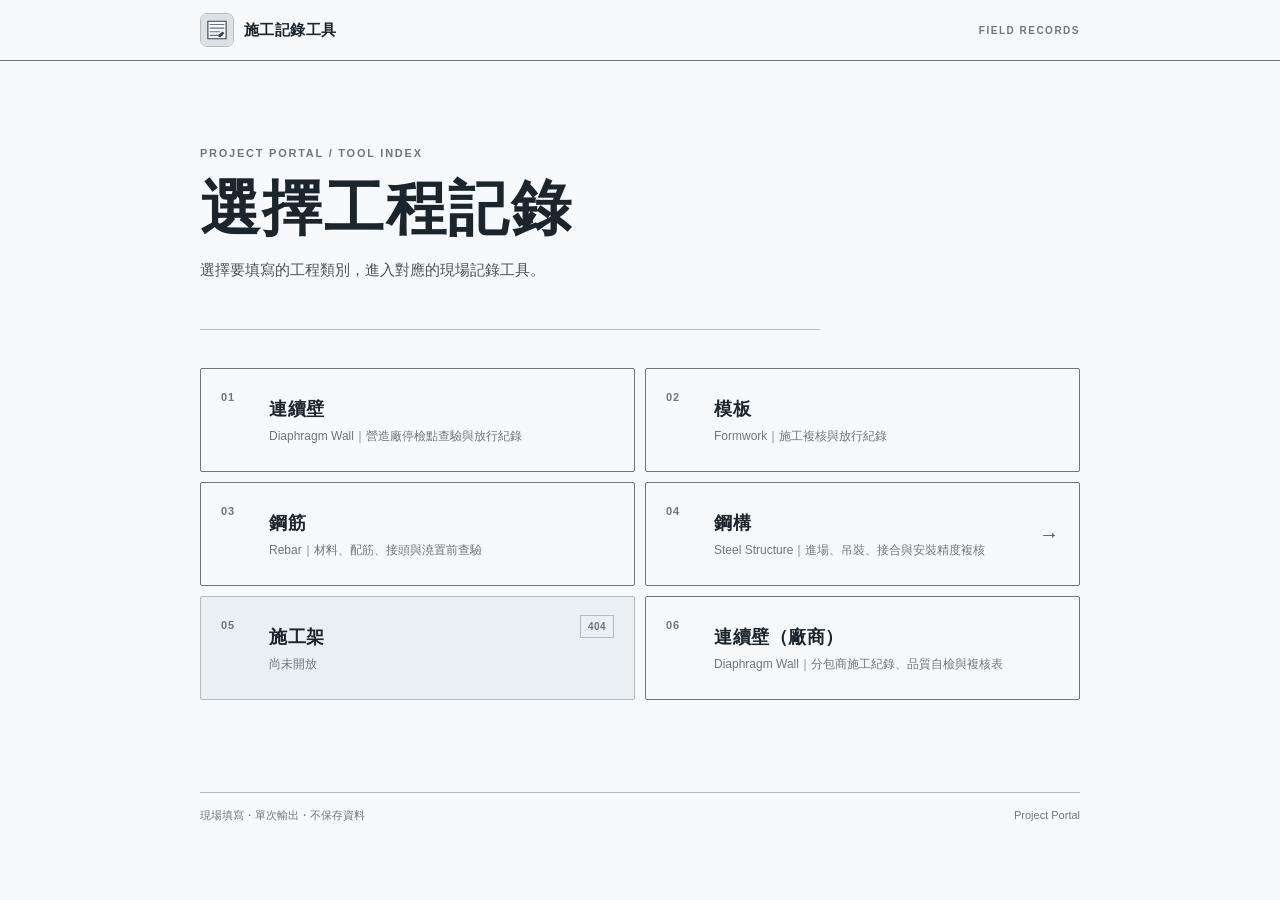
<file: index.html>
<!doctype html>
<html lang="zh-Hant-TW">
  <head>
    <meta charset="UTF-8" />
    <meta name="viewport" content="width=device-width, initial-scale=1, viewport-fit=cover" />
    <meta name="description" content="施工管理記錄工具入口" />
    <meta name="referrer" content="no-referrer" />
    <meta http-equiv="Content-Security-Policy" content="default-src 'self'; base-uri 'self'; form-action 'self'; object-src 'none'; script-src 'self'; style-src 'self'; img-src 'self' data:; connect-src 'self'; worker-src 'self'" />
    <meta name="theme-color" content="#eef0f2" />
    <meta name="apple-mobile-web-app-capable" content="yes" />
    <meta name="apple-mobile-web-app-status-bar-style" content="default" />
    <meta name="apple-mobile-web-app-title" content="施工記錄工具" />
    <link rel="icon" href="./icon.svg" type="image/svg+xml" />
    <link rel="manifest" href="./manifest.webmanifest" />
    <link rel="stylesheet" href="./portal.css?v=30" />
    <title>施工記錄工具｜Project Portal</title>
  </head>
  <body>
    <a class="skip-link" href="#tool-index">跳至工程工具</a>

    <header class="portal-header">
      <div class="portal-header-inner">
        <a class="brand" href="./" aria-label="回到施工記錄工具入口">
          <img src="./icon.svg" alt="" width="34" height="34" />
          <span>施工記錄工具</span>
        </a>
        <span class="header-tag">FIELD RECORDS</span>
      </div>
    </header>

    <main class="portal-shell" id="tool-index">
      <section class="portal-intro" aria-labelledby="portal-title">
        <p class="eyebrow">PROJECT PORTAL / TOOL INDEX</p>
        <h1 id="portal-title">選擇工程記錄</h1>
        <p class="intro-copy">選擇要填寫的工程類別，進入對應的現場記錄工具。</p>
      </section>

      <section class="tool-index" aria-label="工程記錄工具">
        <a class="tool-card tool-card-active" href="./diaphragm-wall-gc.html">
          <span class="tool-index-no">01</span>
          <span class="tool-card-copy">
            <strong>連續壁</strong>
            <small>Diaphragm Wall｜營造廠停檢點查驗與放行紀錄</small>
          </span>
        </a>

        <a class="tool-card tool-card-active" href="./template.html" aria-label="開啟模板工程施工複核">
          <span class="tool-index-no">02</span>
          <span class="tool-card-copy">
            <strong>模板</strong>
            <small>Formwork｜施工複核與放行紀錄</small>
          </span>
        </a>

        <a class="tool-card tool-card-active" href="./rebar.html" aria-label="開啟鋼筋工程查驗">
          <span class="tool-index-no">03</span>
          <span class="tool-card-copy">
            <strong>鋼筋</strong>
            <small>Rebar｜材料、配筋、接頭與澆置前查驗</small>
          </span>
        </a>

        <a class="tool-card tool-card-active" href="./steel-structure.html" aria-label="開啟鋼構施工複核">
          <span class="tool-index-no">04</span>
          <span class="tool-card-copy">
            <strong>鋼構</strong>
            <small>Steel Structure｜進場、吊裝、接合與安裝精度複核</small>
          </span>
          <span class="tool-card-arrow" aria-hidden="true">→</span>
        </a>

        <a class="tool-card tool-card-coming" href="./scaffold.html" aria-label="施工架，尚未開放">
          <span class="tool-index-no">05</span>
          <span class="tool-card-copy">
            <strong>施工架</strong>
            <small>尚未開放</small>
          </span>
          <span class="tool-status">404</span>
        </a>

        <a class="tool-card tool-card-active" href="./diaphragm-wall.html" aria-label="開啟連續壁廠商版施工紀錄">
          <span class="tool-index-no">06</span>
          <span class="tool-card-copy">
            <strong>連續壁（廠商）</strong>
            <small>Diaphragm Wall｜分包商施工紀錄、品質自檢與複核表</small>
          </span>
        </a>
      </section>

      <footer class="portal-footer">
        <span>現場填寫・單次輸出・不保存資料</span>
        <span>Project Portal</span>
      </footer>
    </main>
  </body>
</html>
</file>
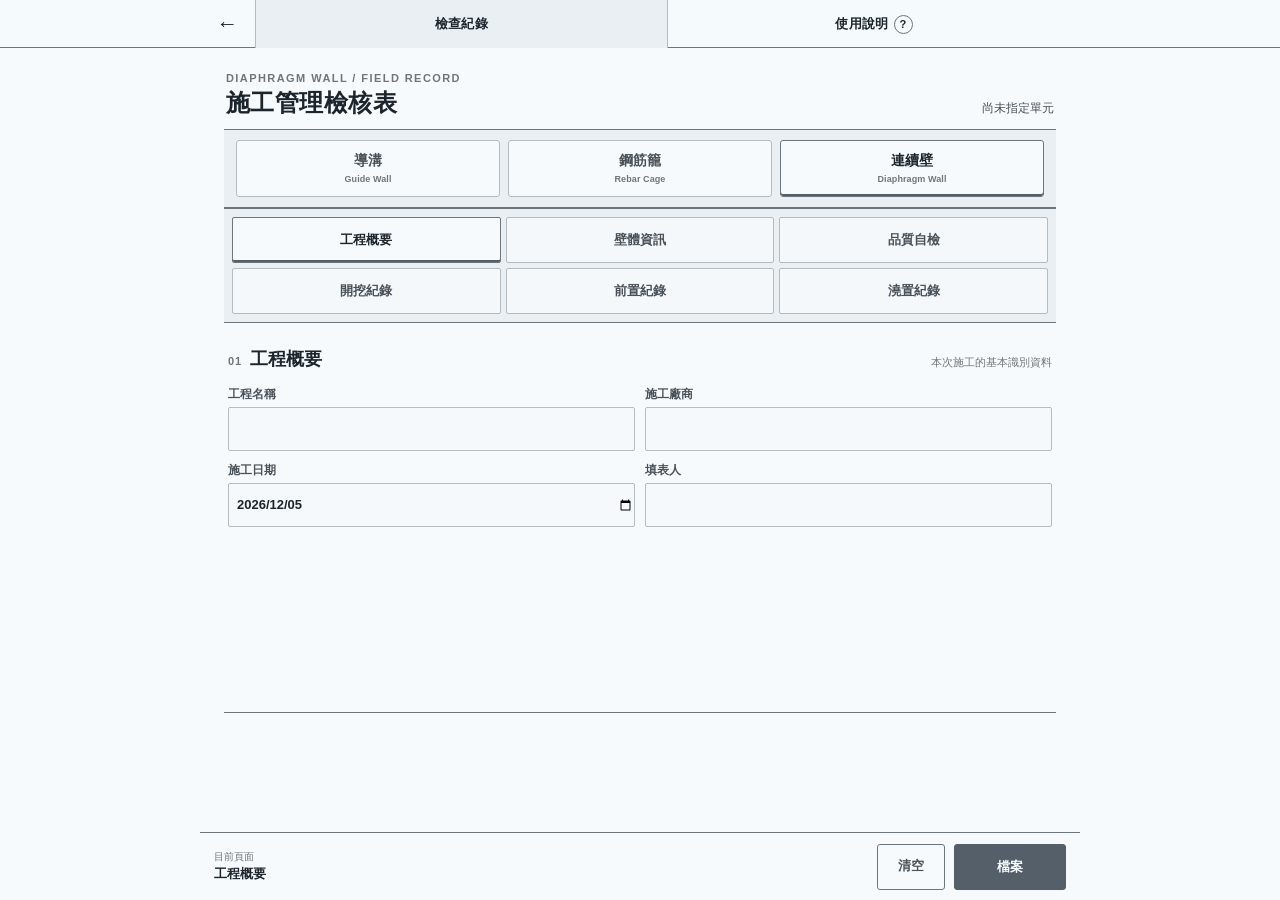
<file: checklists.html>
<!doctype html>
<html lang="zh-Hant-TW">
  <head>
    <meta charset="UTF-8" />
    <meta name="viewport" content="width=device-width, initial-scale=1" />
    <meta name="referrer" content="no-referrer" />
    <meta http-equiv="Content-Security-Policy" content="default-src 'self'; base-uri 'self'; form-action 'self'; object-src 'none'; script-src 'self'" />
    <meta http-equiv="refresh" content="0; url=./diaphragm-wall.html" />
    <title>連續壁施工紀錄｜Project Portal</title>
  </head>
  <body>
    <p><a href="./diaphragm-wall.html">開啟整合式施工紀錄工具</a></p>
  </body>
</html>
</file>
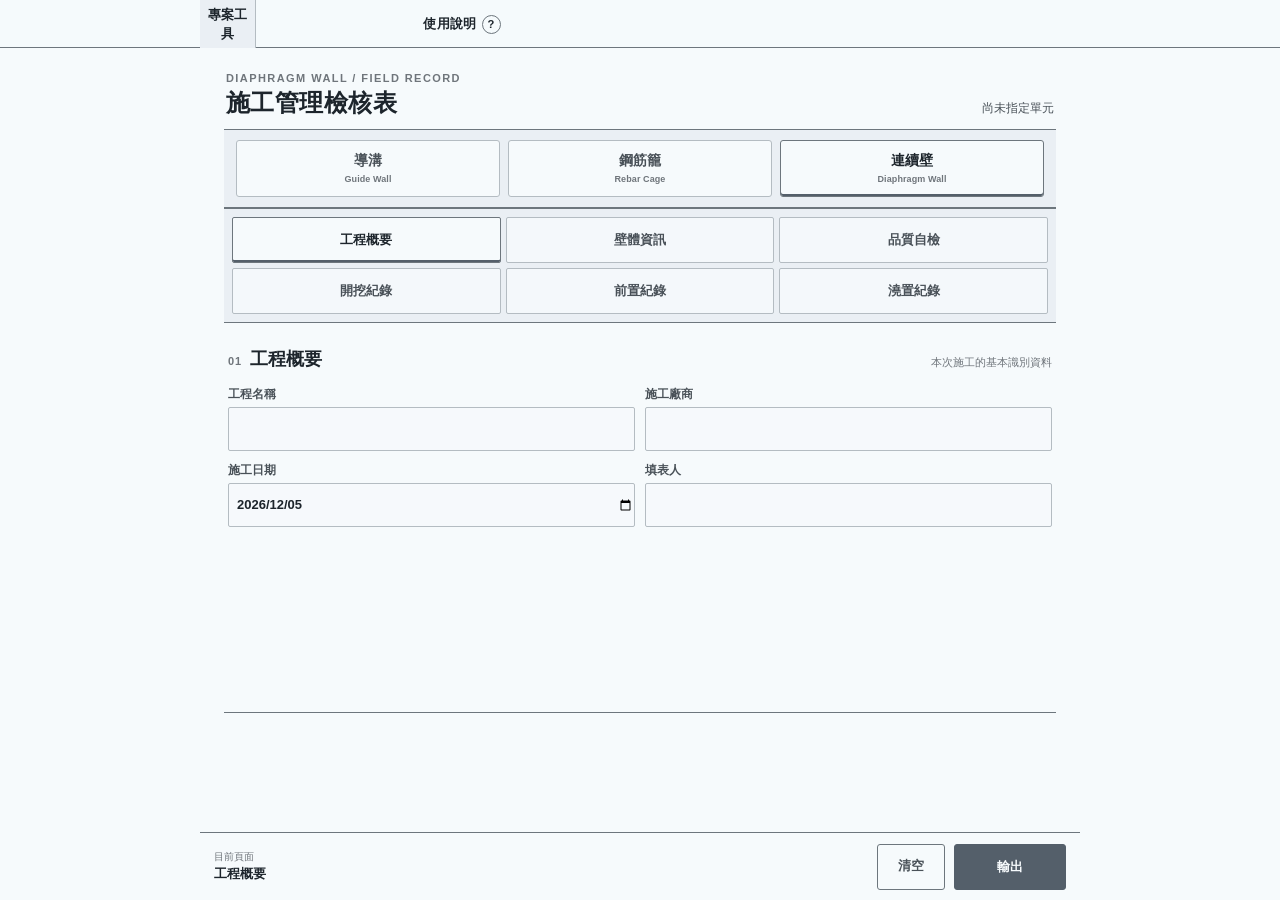
<file: continuous-wall.html>
<!doctype html>
<html lang="zh-Hant-TW">
  <head>
    <meta charset="UTF-8" />
    <meta name="viewport" content="width=device-width, initial-scale=1, viewport-fit=cover" />
    <meta name="description" content="Field construction record PDF tool" />
    <meta name="referrer" content="no-referrer" />
    <meta http-equiv="Content-Security-Policy" content="default-src 'self'; base-uri 'self'; form-action 'self'; object-src 'none'; script-src 'self'; style-src 'self'; img-src 'self' data:; connect-src 'self'; worker-src 'self'" />
    <meta name="theme-color" content="#eceff1" />
    <meta name="apple-mobile-web-app-capable" content="yes" />
    <meta name="apple-mobile-web-app-status-bar-style" content="default" />
    <meta name="apple-mobile-web-app-title" content="施工紀錄" />
    <link rel="icon" href="./icon.svg" type="image/svg+xml" />
    <link rel="manifest" href="./manifest.webmanifest" />
    <link rel="stylesheet" href="./app.css" />
    <title>連續壁施工紀錄｜Project Portal</title>
  </head>
  <body data-active-tab="overview" data-print-scope="none">
    <a class="skip-link" href="#project-tool">跳至專案工具</a>

    <header class="app-header">
      <nav class="header-nav" aria-label="主要功能">
        <button class="header-action" id="project-tool-button" type="button" aria-current="page" aria-controls="record-switcher">
          專案工具
        </button>
        <button class="header-action help-action" id="help-button" type="button">
          使用說明 <span aria-hidden="true">?</span>
        </button>
      </nav>
    </header>

    <main class="app-shell" id="project-tool">
      <div class="tool-title">
        <div>
          <p>DIAPHRAGM WALL / FIELD RECORD</p>
          <h1>施工管理檢核表</h1>
        </div>
        <span id="record-identity">尚未指定單元</span>
      </div>

      <nav class="record-switcher" id="record-switcher" aria-label="施工紀錄類型">
        <button type="button" data-select-tool="trench"><strong>導溝</strong><small>Guide Wall</small></button>
        <button type="button" data-select-tool="cage"><strong>鋼筋籠</strong><small>Rebar Cage</small></button>
        <button type="button" data-select-tool="unit" aria-current="page"><strong>連續壁</strong><small>Diaphragm Wall</small></button>
      </nav>

      <section class="tool-view" id="tool-unit" data-tool-view="unit">
      <nav class="tab-navigation" aria-label="施工紀錄分頁">
        <div class="tab-row tab-row-three" role="tablist" aria-label="基本資料">
          <button id="tab-overview" role="tab" type="button" data-tab="overview" aria-controls="panel-overview" aria-selected="true" tabindex="0">工程概要</button>
          <button id="tab-wall" role="tab" type="button" data-tab="wall" aria-controls="panel-wall" aria-selected="false" tabindex="-1">壁體資訊</button>
          <button id="tab-quality" role="tab" type="button" data-tab="quality" aria-controls="panel-quality" aria-selected="false" tabindex="-1">品質自檢</button>
        </div>
        <div class="tab-row tab-row-three" role="tablist" aria-label="施工紀錄">
          <button id="tab-excavation" role="tab" type="button" data-tab="excavation" aria-controls="panel-excavation" aria-selected="false" tabindex="-1">開挖紀錄</button>
          <button id="tab-prework" role="tab" type="button" data-tab="prework" aria-controls="panel-prework" aria-selected="false" tabindex="-1">前置紀錄</button>
          <button id="tab-pouring" role="tab" type="button" data-tab="pouring" aria-controls="panel-pouring" aria-selected="false" tabindex="-1">澆置紀錄</button>
        </div>
      </nav>

      <section class="panel-frame">
        <section class="tab-panel" id="panel-overview" role="tabpanel" aria-labelledby="tab-overview">
          <div class="panel-heading">
            <div><span>01</span><h2>工程概要</h2></div>
            <p>本次施工的基本識別資料</p>
          </div>
          <div class="form-grid overview-grid">
            <label class="field span-two"><span>工程名稱</span><input type="text" data-bind="overview.project" autocomplete="organization" /></label>
            <label class="field span-two"><span>施工廠商</span><input type="text" data-bind="overview.contractor" autocomplete="organization" /></label>
            <label class="field span-two"><span>施工日期</span><span class="native-field-wrap"><input type="date" data-bind="overview.date" /><span class="native-field-display" aria-hidden="true"></span></span></label>
            <label class="field span-two"><span>填表人</span><input type="text" data-bind="overview.reviewer" autocomplete="name" /></label>
          </div>
        </section>

        <section class="tab-panel" id="panel-wall" role="tabpanel" aria-labelledby="tab-wall" hidden>
          <div class="panel-heading">
            <div><span>02</span><h2>壁體資訊</h2></div>
            <p>設計基準與完工數量</p>
          </div>
          <div class="form-grid wall-grid">
            <fieldset class="unit-type span-two">
              <legend>單元類型</legend>
              <label><input type="radio" name="unit-type" value="公單元" data-bind="wall.unitType" /><span>公單元</span></label>
              <label><input type="radio" name="unit-type" value="母單元" data-bind="wall.unitType" /><span>母單元</span></label>
              <label><input type="radio" name="unit-type" value="公母單元" data-bind="wall.unitType" /><span>公母單元</span></label>
            </fieldset>
            <label class="field span-two"><span>樁／壁編號</span><input type="text" data-bind="wall.unitNo" placeholder="例如：單元 21" /></label>
            <label class="field"><span>設計深度（GL, m）</span><input type="number" step="0.01" inputmode="decimal" data-bind="wall.designDepth" placeholder="例如：-39.5" /></label>
            <label class="field"><span>混凝土強度（kgf/cm2）</span><input type="text" data-bind="wall.strength" placeholder="例如：350" /></label>
            <label class="field"><span>壁厚（m）</span><input type="number" min="0" step="0.01" inputmode="decimal" data-bind="wall.thickness" /></label>
            <label class="field"><span>單元長度（m）</span><input type="number" min="0" step="0.01" inputmode="decimal" data-bind="wall.length" /></label>
            <label class="field"><span>澆置頂端高程（GL, m）</span><input type="number" step="0.01" inputmode="decimal" data-bind="wall.topElevation" placeholder="例如：-0.50" /></label>
            <label class="field"><span>實際數量（m³）</span><input type="number" min="0" step="0.01" inputmode="decimal" data-bind="wall.actualVolume" /></label>
            <label class="field calculated-field"><span>設計澆置高度（m）<em>自動</em></span><input id="design-height-value" type="number" min="0" step="0.01" inputmode="decimal" readonly /></label>
            <label class="field calculated-field"><span>設計數量（m³）<em>自動</em></span><input type="number" min="0" step="0.01" inputmode="decimal" data-bind="wall.designVolume" readonly /></label>
          </div>
        </section>

        <section class="tab-panel quality-panel" id="panel-quality" role="tabpanel" aria-labelledby="tab-quality" hidden>
          <div class="panel-heading">
            <div><span>03</span><h2>品質自檢</h2></div>
            <p>只填寫其他分頁未涵蓋的品質確認項目</p>
          </div>
          <p class="quality-context-note">工程名稱、單元編號、設計資料、開挖／前置／澆置紀錄均沿用其他分頁內容，輸出時會自動帶入。</p>
          <section class="quality-standard-panel" aria-labelledby="quality-standard-heading">
            <div class="quality-standard-heading"><div><span>STANDARD</span><h3 id="quality-standard-heading">本公司標準值</h3></div><p>預設值可直接使用；如核定施工計畫不同，請由下拉選單調整。</p></div>
            <div class="quality-standard-list" id="quality-standard-list"></div>
            <p class="quality-standard-note" id="quality-standard-note"></p>
          </section>
          <dl class="check-progress" aria-live="polite">
            <div><dt>已完成自檢</dt><dd id="quality-progress">0 / 18</dd></div>
            <div><dt>尚待確認</dt><dd id="quality-pending">18</dd></div>
          </dl>
          <div class="quality-check-list" id="quality-check-list"></div>
          <label class="field note-field quality-note-field"><span>缺失及改善結果</span><textarea data-quality-bind="note" rows="4" placeholder="填寫缺失內容、改善方式與追蹤結果"></textarea></label>
        </section>

        <section class="tab-panel" id="panel-excavation" role="tabpanel" aria-labelledby="tab-excavation" hidden>
          <div class="panel-heading">
            <div><span>04</span><h2>開挖紀錄</h2></div>
            <p>出土次數與深度確認</p>
          </div>
          <dl class="control-board excavation-board">
            <div><dt>出土次數</dt><dd id="soil-count">0 <small>次</small></dd></div>
            <div><dt>深度確認</dt><dd id="depth-count">0 <small>次</small></dd></div>
            <div><dt>最新深度</dt><dd id="latest-depth">— <small>m</small></dd></div>
            <div id="depth-difference-cell"><dt>設計差異</dt><dd id="depth-difference">— <small>m</small></dd></div>
          </dl>

          <section class="record-section" aria-labelledby="soil-heading">
            <div class="record-heading"><div><span>A</span><h3 id="soil-heading">出土紀錄</h3></div><button class="add-button" id="add-soil" type="button" aria-label="新增出土紀錄"><span aria-hidden="true">＋</span> 新增</button></div>
            <div class="record-list" id="soil-list"></div>
          </section>

          <section class="record-section" aria-labelledby="depth-heading">
            <div class="record-heading"><div><span>B</span><h3 id="depth-heading">深度確認</h3></div><button class="add-button" id="add-depth" type="button" aria-label="新增深度確認"><span aria-hidden="true">＋</span> 新增</button></div>
            <div class="record-list" id="depth-list"></div>
          </section>
        </section>

        <section class="tab-panel" id="panel-prework" role="tabpanel" aria-labelledby="tab-prework" hidden>
          <div class="panel-heading">
            <div><span>05</span><h2>前置紀錄</h2></div>
            <p>選擇工序後填寫起迄時間</p>
          </div>
          <div class="phase-editor">
            <label class="field"><span>前置作業項目</span><select id="phase-select" aria-label="選擇前置作業"></select></label>
            <div class="phase-time-grid" id="phase-time-fields"></div>
            <button class="confirm-button" id="confirm-phase" type="button">確認更新</button>
          </div>
          <div class="phase-summary" id="phase-summary"></div>
        </section>

        <section class="tab-panel" id="panel-pouring" role="tabpanel" aria-labelledby="tab-pouring" hidden>
          <div class="panel-heading">
            <div><span>06</span><h2>澆置紀錄</h2></div>
            <p>逐車方量與實測高度比對</p>
          </div>
          <dl class="control-board pouring-board">
            <div><dt>車次</dt><dd id="truck-count">0 <small>車</small></dd></div>
            <div><dt>累積方量</dt><dd id="pour-volume">0.00 <small>m³</small></dd></div>
            <div><dt>預估高度</dt><dd id="pour-expected">— <small>m</small></dd></div>
            <div><dt>最後實測</dt><dd id="pour-measured">— <small>m</small></dd></div>
            <div id="pour-difference-cell"><dt>高度差異</dt><dd id="pour-difference">— <small>m</small></dd></div>
          </dl>
          <div class="record-heading pouring-record-heading"><div><span>逐車</span><h3>混凝土車次</h3></div><button class="add-button" id="add-truck" type="button" aria-label="新增混凝土車次"><span aria-hidden="true">＋</span> 新增車次</button></div>
          <div class="record-list truck-list" id="truck-list"></div>
          <div class="warning-list" id="pour-warnings" aria-live="polite"></div>
        </section>
      </section>
      </section>

      <section class="tool-view" id="tool-trench" data-tool-view="trench" hidden>
        <section class="panel-frame integrated-checklist">
          <div class="panel-heading">
            <div><span>導溝</span><h2>施工複核</h2></div>
            <p>成槽前停留點</p>
          </div>
          <div class="form-grid checklist-meta-grid">
            <label class="field span-two"><span>工程名稱</span><input type="text" data-check-bind="trench.project" /></label>
            <label class="field span-two"><span>施工廠商</span><input type="text" data-check-bind="trench.contractor" /></label>
            <label class="field span-two"><span>複核日期</span><span class="native-field-wrap"><input type="date" data-check-bind="trench.date" /><span class="native-field-display" aria-hidden="true"></span></span></label>
            <label class="field span-two"><span>單元編號</span><input type="text" data-check-bind="trench.unitNo" /></label>
            <label class="field span-two"><span>營造廠複核人</span><input type="text" data-check-bind="trench.reviewer" /></label>
          </div>
          <dl class="check-progress" aria-live="polite">
            <div><dt>已完成複核</dt><dd id="trench-progress">0 / 7</dd></div>
            <div><dt>尚待確認</dt><dd id="trench-pending">7</dd></div>
          </dl>
          <section class="record-section" aria-labelledby="trench-check-heading">
            <div class="record-heading"><div><span>01</span><h3 id="trench-check-heading">導溝複核項目</h3></div></div>
            <div class="check-card-list" id="trench-check-list"></div>
          </section>
          <label class="field note-field"><span>複核意見／備註</span><textarea data-check-bind="trench.note" rows="3"></textarea></label>
        </section>
      </section>

      <section class="tool-view" id="tool-cage" data-tool-view="cage" hidden>
        <section class="panel-frame integrated-checklist">
          <div class="panel-heading">
            <div><span>鋼筋籠</span><h2>吊放前複核</h2></div>
            <p>配筋、組裝與吊放條件</p>
          </div>
          <div class="form-grid checklist-meta-grid">
            <label class="field span-two"><span>工程名稱</span><input type="text" data-check-bind="cage.project" /></label>
            <label class="field span-two"><span>複核日期</span><span class="native-field-wrap"><input type="date" data-check-bind="cage.date" /><span class="native-field-display" aria-hidden="true"></span></span></label>
            <label class="field"><span>單元編號</span><input type="text" data-check-bind="cage.unitNo" /></label>
            <label class="field"><span>鋼筋籠編號</span><input type="text" data-check-bind="cage.cageNo" /></label>
            <label class="field"><span>營造廠複核人</span><input type="text" data-check-bind="cage.reviewer" /></label>
          </div>
          <dl class="check-progress cage-progress" aria-live="polite">
            <div><dt>配筋明細完成</dt><dd id="cage-rebar-progress">0 / 9</dd></div>
            <div><dt>吊放條件完成</dt><dd id="cage-check-progress">0 / 7</dd></div>
          </dl>
          <section class="record-section" aria-labelledby="cage-rebar-heading">
            <div class="record-heading"><div><span>01</span><h3 id="cage-rebar-heading">配筋複核明細</h3></div><button class="add-button" id="add-rebar" type="button"><span aria-hidden="true">＋</span> 新增</button></div>
            <div class="rebar-card-list" id="cage-rebar-list"></div>
          </section>
          <section class="record-section" aria-labelledby="cage-check-heading">
            <div class="record-heading"><div><span>02</span><h3 id="cage-check-heading">組裝與吊放條件</h3></div></div>
            <div class="check-card-list" id="cage-check-list"></div>
          </section>
          <label class="field note-field"><span>複核意見／備註</span><textarea data-check-bind="cage.note" rows="3"></textarea></label>
        </section>
      </section>
    </main>

    <aside class="action-dock" aria-label="輸出工具">
      <div><span>目前頁面</span><strong id="active-tab-label">工程概要</strong></div>
      <div class="dock-actions">
        <button class="clear-button" id="clear-button" type="button">清空</button>
        <button id="export-button" type="button">輸出</button>
      </div>
    </aside>

    <dialog class="sheet-dialog help-dialog" id="help-dialog">
      <div class="dialog-header"><div><span>HELP</span><h2>使用說明</h2></div><button type="button" data-close-dialog aria-label="關閉使用說明">×</button></div>
      <div class="dialog-body help-content">
        <section><h3>選擇紀錄工具</h3><p>使用頁面上方的「導溝／鋼筋籠／連續壁」切換表單；所有內容都在同一個 App 內填寫。</p></section>
        <section><h3>填寫方式</h3><p>連續壁依六個分頁填寫。品質自檢逐項填寫現場紀錄與結果；開挖與澆置紀錄請按「＋新增」，確認後才會加入主控顯示板。</p></section>
        <section><h3>高度比對</h3><p>預估高度＝設計澆置高度 × 累積方量 ÷ 設計數量；高度差異＝實測累積高度－預估高度。</p></section>
        <section><h3>資料與輸出</h3><p>本工具沒有儲存或同步功能，重新整理或關閉頁面後資料會清空。完成後請由底部「輸出」選擇 PDF、JSON 或 Markdown；其中 JSON 適合匯入資料庫。若要將手機交給下一位使用者，請先使用「清空」移除目前頁面的內容。</p></section>
        <section class="help-examples"><h3>已填妥範例輸出</h3><p>先查看實際輸出外觀，再開始填寫現場紀錄；連續壁範例已包含本公司標準值與品質自檢摘要。</p><div class="example-actions">
          <a class="example-button" href="./examples/continuous-wall-example.pdf" target="_blank" rel="noopener"><span>連續壁</span><small>開啟 PDF 範例</small></a>
          <a class="example-button" href="./examples/trench-example.pdf" target="_blank" rel="noopener"><span>導溝</span><small>開啟 PDF 範例</small></a>
          <a class="example-button" href="./examples/rebar-cage-example.pdf" target="_blank" rel="noopener"><span>鋼筋籠</span><small>開啟 PDF 範例</small></a>
        </div></section>
      </div>
    </dialog>

    <dialog class="sheet-dialog" id="clear-dialog">
      <div class="dialog-header"><div><span>CLEAR RECORD</span><h2>清空全部資料</h2></div><button type="button" data-close-dialog aria-label="關閉">×</button></div>
      <div class="dialog-body clear-confirmation">
        <p>將清除「連續壁、導溝、鋼筋籠」三種表單的所有輸入內容，且無法復原。</p>
      </div>
      <div class="dialog-actions"><button class="secondary-button" type="button" data-close-dialog>取消</button><button class="confirm-button danger-button" id="confirm-clear" type="button">確認清空</button></div>
    </dialog>

    <dialog class="sheet-dialog" id="soil-dialog">
      <form id="soil-form">
        <div class="dialog-header"><div><span>EXCAVATION</span><h2 id="soil-dialog-title">新增出土紀錄</h2></div><button type="button" data-close-dialog aria-label="關閉">×</button></div>
        <div class="dialog-body compact-form">
          <label class="field"><span>出土時間</span><span class="native-field-wrap"><input id="soil-time" type="time" required /><span class="native-field-display" aria-hidden="true"></span></span></label>
        </div>
        <div class="dialog-actions"><button class="secondary-button" type="button" data-close-dialog>取消</button><button class="confirm-button" type="submit">確認加入</button></div>
      </form>
    </dialog>

    <dialog class="sheet-dialog" id="depth-dialog">
      <form id="depth-form">
        <div class="dialog-header"><div><span>DEPTH CHECK</span><h2 id="depth-dialog-title">新增深度確認</h2></div><button type="button" data-close-dialog aria-label="關閉">×</button></div>
        <div class="dialog-body compact-form two-fields">
          <label class="field"><span>確認時間</span><span class="native-field-wrap"><input id="depth-time" type="time" required /><span class="native-field-display" aria-hidden="true"></span></span></label>
          <label class="field"><span>深度值（m）</span><input id="depth-value" type="number" min="0" step="0.01" inputmode="decimal" required /></label>
        </div>
        <div class="dialog-actions"><button class="secondary-button" type="button" data-close-dialog>取消</button><button class="confirm-button" type="submit">確認加入</button></div>
      </form>
    </dialog>

    <dialog class="sheet-dialog truck-dialog" id="truck-dialog">
      <form id="truck-form">
        <div class="dialog-header"><div><span>CONCRETE</span><h2 id="truck-dialog-title">新增第 1 車</h2></div><button type="button" data-close-dialog aria-label="關閉">×</button></div>
        <div class="dialog-body compact-form truck-fields">
          <label class="field span-two"><span>車號</span><input id="truck-number" type="text" required /></label>
          <label class="field"><span>卸料時間</span><span class="native-field-wrap"><input id="truck-unload" type="time" required /><span class="native-field-display" aria-hidden="true"></span></span></label>
          <label class="field"><span>結束時間</span><span class="native-field-wrap"><input id="truck-finish" type="time" required /><span class="native-field-display" aria-hidden="true"></span></span></label>
          <label class="field"><span>方量（m³）</span><input id="truck-volume" type="number" min="0" step="0.01" inputmode="decimal" required /></label>
          <label class="field"><span>實測累積高度（m）</span><input id="truck-measured" type="number" min="0" step="0.01" inputmode="decimal" required /></label>
        </div>
        <div class="dialog-actions"><button class="secondary-button" type="button" data-close-dialog>取消</button><button class="confirm-button" type="submit">確認加入</button></div>
      </form>
    </dialog>

    <dialog class="sheet-dialog" id="rebar-dialog">
      <form id="rebar-form">
        <div class="dialog-header"><div><span>REBAR CHECK</span><h2 id="rebar-dialog-title">填寫配筋項目</h2></div><button type="button" data-close-dialog aria-label="關閉">×</button></div>
        <div class="dialog-body compact-form two-fields">
          <label class="field span-two"><span>位置／用途</span><input id="rebar-part" type="text" required /></label>
          <label class="field"><span>設計鋼筋號數</span><input id="rebar-design-no" type="text" placeholder="例如：D32" /></label>
          <label class="field"><span>設計數量／間距</span><input id="rebar-design-qty" type="text" placeholder="例如：28 支、@200 mm" /></label>
          <label class="field"><span>實際鋼筋號數</span><input id="rebar-actual-no" type="text" /></label>
          <label class="field"><span>實際數量／間距</span><input id="rebar-actual-qty" type="text" /></label>
          <label class="field span-two"><span>複核結果</span><select id="rebar-result"><option>待確認</option><option>符合</option><option>不符合</option><option>不適用</option></select></label>
        </div>
        <div class="dialog-actions"><button class="secondary-button" type="button" data-close-dialog>取消</button><button class="confirm-button" type="submit">確認更新</button></div>
      </form>
    </dialog>

    <dialog class="sheet-dialog export-dialog" id="export-dialog">
      <div class="dialog-header"><div><span>EXPORT</span><h2>選擇輸出格式</h2></div><button type="button" data-close-dialog aria-label="關閉">×</button></div>
      <div class="dialog-body export-options">
        <section class="export-option-group">
          <h3>PDF</h3>
          <button type="button" data-export-format="pdf-current"><span>輸出目前表單</span><strong id="export-current-label">工程概要</strong></button>
          <button type="button" data-export-format="pdf-all"><span>輸出完整紀錄</span><strong>施工紀錄及複核表</strong><small>共 6 頁</small></button>
        </section>
        <section class="export-option-group">
          <h3>資料格式</h3>
          <button type="button" data-export-format="json"><span>匯出結構化資料</span><strong>JSON</strong><small>建議用於資料庫匯入</small></button>
          <button type="button" data-export-format="markdown"><span>匯出文字紀錄</span><strong>Markdown</strong><small>供人工閱讀及後續整理</small></button>
        </section>
      </div>
    </dialog>

    <div class="undo-toast" id="undo-toast" role="status" aria-live="polite" hidden><span id="undo-message"></span><button id="undo-button" type="button">復原</button></div>

    <section class="print-report" id="print-report" aria-label="施工紀錄列印版">
      <article class="print-page" data-print-tab="overview-wall" id="print-overview-wall"></article>
      <article class="print-page" data-print-tab="quality" id="print-quality"></article>
      <article class="print-page" data-print-tab="excavation-prework" id="print-excavation-prework"></article>
      <article class="print-page" data-print-tab="pouring" id="print-pouring"></article>
      <article class="print-page" data-print-tab="trench" id="print-trench"></article>
      <article class="print-page" data-print-tab="cage" id="print-cage"></article>
    </section>

    <script src="./app.js" defer></script>
  </body>
</html>
</file>
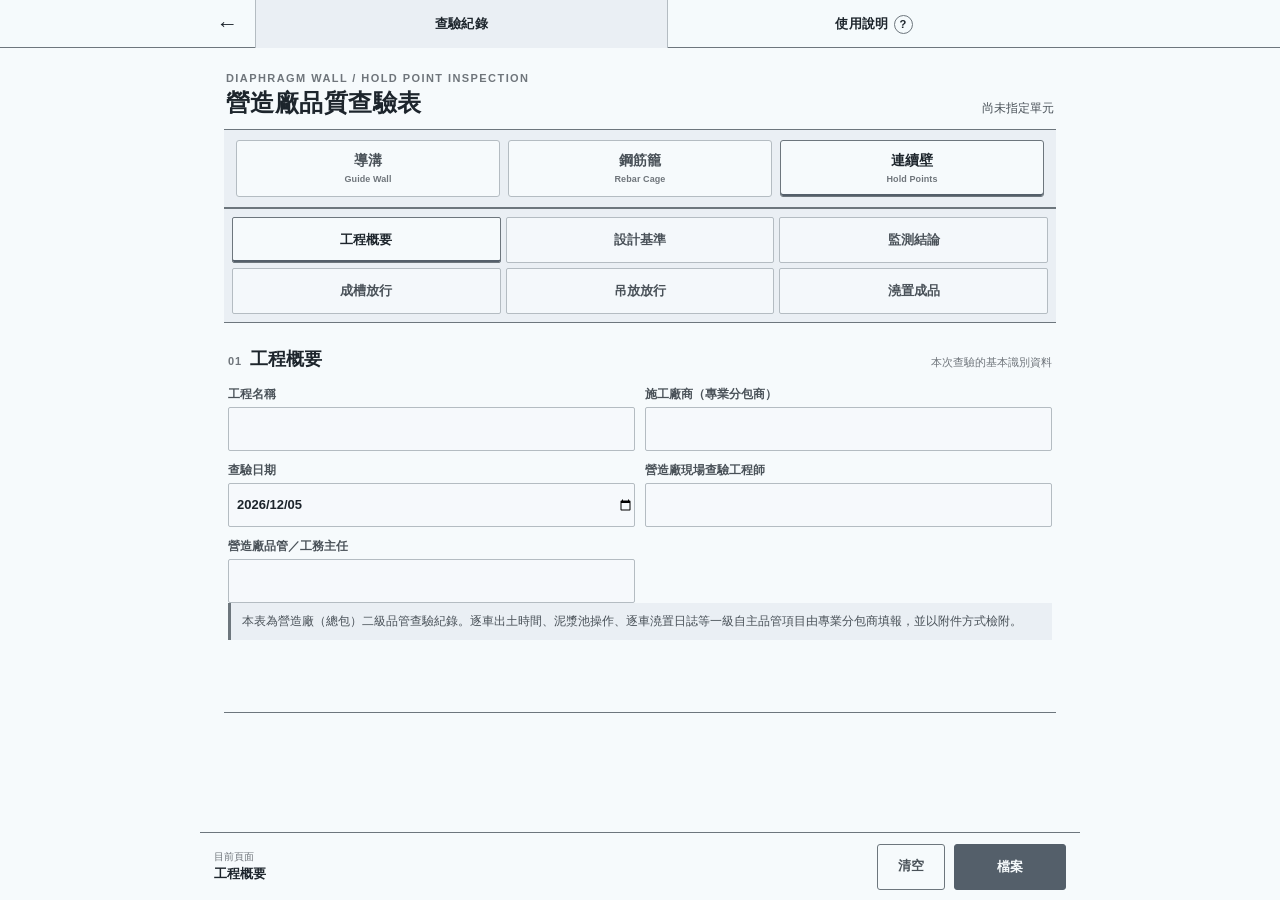
<file: diaphragm-wall-gc.html>
<!doctype html>
<html lang="zh-Hant-TW">
  <head>
    <meta charset="UTF-8" />
    <meta name="viewport" content="width=device-width, initial-scale=1, viewport-fit=cover" />
    <meta name="description" content="Field construction record PDF tool" />
    <meta name="referrer" content="no-referrer" />
    <meta http-equiv="Content-Security-Policy" content="default-src 'self'; base-uri 'self'; form-action 'self'; object-src 'none'; script-src 'self'; style-src 'self'; img-src 'self' data:; connect-src 'self'; worker-src 'self'" />
    <meta name="theme-color" content="#eceff1" />
    <meta name="apple-mobile-web-app-capable" content="yes" />
    <meta name="apple-mobile-web-app-status-bar-style" content="default" />
    <meta name="apple-mobile-web-app-title" content="營造廠查驗" />
    <link rel="icon" href="./icon.svg" type="image/svg+xml" />
    <link rel="manifest" href="./manifest.webmanifest" />
    <link rel="stylesheet" href="./app.css?v=46" />
    <title>連續壁營造廠查驗表｜Project Portal</title>
  </head>
  <body data-active-tab="overview" data-print-scope="none">
    <a class="skip-link" href="#project-tool">跳至專案工具</a>

    <header class="app-header">
      <nav class="header-nav" aria-label="主要功能">
        <a class="header-action home-action" href="./index.html" aria-label="返回工具首頁">←</a>
        <button class="header-action" id="project-tool-button" type="button" aria-current="page" aria-controls="record-switcher">
          查驗紀錄
        </button>
        <button class="header-action help-action" id="help-button" type="button">
          使用說明 <span aria-hidden="true">?</span>
        </button>
      </nav>
    </header>

    <main class="app-shell" id="project-tool">
      <div class="tool-title">
        <div>
          <p>DIAPHRAGM WALL / HOLD POINT INSPECTION</p>
          <h1>營造廠品質查驗表</h1>
        </div>
        <span id="record-identity">尚未指定單元</span>
      </div>

      <nav class="record-switcher" id="record-switcher" aria-label="查驗紀錄類型">
        <button type="button" data-select-tool="guideWall"><strong>導溝</strong><small>Guide Wall</small></button>
        <button type="button" data-select-tool="rebarCage"><strong>鋼筋籠</strong><small>Rebar Cage</small></button>
        <button type="button" data-select-tool="inspection" aria-current="page"><strong>連續壁</strong><small>Hold Points</small></button>
      </nav>

      <section class="tool-view" id="tool-inspection" data-tool-view="inspection">
        <nav class="tab-navigation" aria-label="查驗紀錄分頁">
          <div class="tab-row tab-row-three" role="tablist" aria-label="基本資料">
            <button id="tab-overview" role="tab" type="button" data-tab="overview" aria-controls="panel-overview" aria-selected="true" tabindex="0">工程概要</button>
            <button id="tab-design" role="tab" type="button" data-tab="design" aria-controls="panel-design" aria-selected="false" tabindex="-1">設計基準</button>
            <button id="tab-result" role="tab" type="button" data-tab="result" aria-controls="panel-result" aria-selected="false" tabindex="-1">監測結論</button>
          </div>
          <div class="tab-row tab-row-three" role="tablist" aria-label="關鍵停檢點">
            <button id="tab-hold1" role="tab" type="button" data-tab="hold1" aria-controls="panel-hold1" aria-selected="false" tabindex="-1">成槽放行</button>
            <button id="tab-hold2" role="tab" type="button" data-tab="hold2" aria-controls="panel-hold2" aria-selected="false" tabindex="-1">吊放放行</button>
            <button id="tab-hold3" role="tab" type="button" data-tab="hold3" aria-controls="panel-hold3" aria-selected="false" tabindex="-1">澆置成品</button>
          </div>
        </nav>

        <section class="panel-frame">
          <section class="tab-panel" id="panel-overview" role="tabpanel" aria-labelledby="tab-overview">
            <div class="panel-heading">
              <div><span>01</span><h2>工程概要</h2></div>
              <p>本次查驗的基本識別資料</p>
            </div>
            <div class="form-grid overview-grid">
              <label class="field span-two"><span>工程名稱</span><input type="text" data-bind="overview.project" autocomplete="organization" /></label>
              <label class="field span-two"><span>施工廠商（專業分包商）</span><input type="text" data-bind="overview.contractor" autocomplete="organization" /></label>
              <label class="field span-two"><span>查驗日期</span><span class="native-field-wrap"><input type="date" data-bind="overview.date" /><span class="native-field-display" aria-hidden="true"></span></span></label>
              <label class="field span-two"><span>營造廠現場查驗工程師</span><input type="text" data-bind="overview.reviewer" autocomplete="name" /></label>
              <label class="field span-two"><span>營造廠品管／工務主任</span><input type="text" data-bind="overview.manager" autocomplete="name" /></label>
            </div>
            <p class="quality-context-note">本表為營造廠（總包）二級品管查驗紀錄。逐車出土時間、泥漿池操作、逐車澆置日誌等一級自主品管項目由專業分包商填報，並以附件方式檢附。</p>
          </section>

          <section class="tab-panel quality-panel" id="panel-design" role="tabpanel" aria-labelledby="tab-design" hidden>
            <div class="panel-heading">
              <div><span>02</span><h2>設計基準</h2></div>
              <p>停檢點判定所需的設計與標準值</p>
            </div>
            <div class="form-grid wall-grid">
              <fieldset class="unit-type span-two">
                <legend>單元類型</legend>
                <label><input type="radio" name="unit-type" value="公單元" data-bind="unit.unitType" /><span>公單元</span></label>
                <label><input type="radio" name="unit-type" value="母單元" data-bind="unit.unitType" /><span>母單元</span></label>
                <label><input type="radio" name="unit-type" value="公母單元" data-bind="unit.unitType" /><span>公母單元</span></label>
              </fieldset>
              <fieldset class="unit-type span-two">
                <legend>穩定液種類</legend>
                <label><input type="radio" name="slurry-type" value="皂土系" data-bind="unit.slurryType" /><span>皂土系</span></label>
                <label><input type="radio" name="slurry-type" value="高分子系" data-bind="unit.slurryType" /><span>高分子系</span></label>
              </fieldset>
              <label class="field"><span>樁／壁編號</span><input type="text" data-bind="unit.unitNo" placeholder="例如：單元 21" /></label>
              <label class="field"><span>順序編號</span><input type="text" data-bind="unit.sequenceNo" inputmode="numeric" placeholder="例如：03" /></label>
              <label class="field"><span>導溝頂基準高程（GL, m）</span><input type="number" step="0.01" inputmode="decimal" data-bind="unit.guideTopElevation" placeholder="例如：+0.15" /></label>
              <label class="field"><span>設計混凝土強度（kgf/cm2）</span><input type="text" data-bind="unit.strength" placeholder="例如：350" /></label>
              <label class="field"><span>設計壁厚（m）</span><input type="number" min="0" step="0.01" inputmode="decimal" data-bind="unit.thickness" /></label>
              <label class="field"><span>單元長度（m）</span><input type="number" min="0" step="0.01" inputmode="decimal" data-bind="unit.length" /></label>
              <label class="field"><span>設計深度（GL, m）</span><input type="number" step="0.01" inputmode="decimal" data-bind="unit.designDepth" placeholder="例如：-39.5" /></label>
              <label class="field"><span>壁頂設計高程（GL, m）</span><input type="number" step="0.01" inputmode="decimal" data-bind="unit.topElevation" placeholder="例如：-0.50" /></label>
              <label class="field calculated-field"><span>設計澆置高度（m）<em>自動</em></span><input id="design-height-value" type="number" min="0" step="0.01" inputmode="decimal" readonly /></label>
              <label class="field calculated-field"><span>設計數量（m³）<em>自動</em></span><input type="number" min="0" step="0.01" inputmode="decimal" data-bind="unit.designVolume" readonly /></label>
            </div>
            <section class="quality-standard-panel" aria-labelledby="standard-heading">
              <div class="quality-standard-heading"><div><span>STANDARD</span><h3 id="standard-heading">本公司標準值</h3></div><p>預設值可直接使用；如核定施工計畫不同，請由下拉選單調整。停檢點判定與警示均依此標準換算。</p></div>
              <div class="quality-standard-list" id="standard-list"></div>
              <p class="quality-standard-note" id="standard-note"></p>
            </section>
          </section>

          <section class="tab-panel" id="panel-hold1" role="tabpanel" aria-labelledby="tab-hold1" hidden>
            <div class="panel-heading">
              <div><span>停檢點1</span><h2>成槽放行</h2></div>
              <p>導溝放樣與成槽洗孔檢驗</p>
            </div>
            <dl class="check-progress" aria-live="polite">
              <div><dt>已完成查驗</dt><dd id="hold1-progress">0 / 0</dd></div>
              <div><dt>尚待確認</dt><dd id="hold1-pending">0</dd></div>
            </dl>
            <div class="check-card-list" id="hold1-check-list"></div>
            <div class="warning-list" id="hold1-warnings" aria-live="polite"></div>
          </section>

          <section class="tab-panel" id="panel-hold2" role="tabpanel" aria-labelledby="tab-hold2" hidden>
            <div class="panel-heading">
              <div><span>停檢點2</span><h2>吊放放行</h2></div>
              <p>鋼筋籠組裝、預埋件與監測儀器</p>
            </div>
            <dl class="check-progress" aria-live="polite">
              <div><dt>已完成查驗</dt><dd id="hold2-progress">0 / 0</dd></div>
              <div><dt>尚待確認</dt><dd id="hold2-pending">0</dd></div>
            </dl>
            <div class="check-card-list" id="hold2-check-list"></div>
            <div class="warning-list" id="hold2-warnings" aria-live="polite"></div>
          </section>

          <section class="tab-panel" id="panel-hold3" role="tabpanel" aria-labelledby="tab-hold3" hidden>
            <div class="panel-heading">
              <div><span>停檢點3</span><h2>澆置成品</h2></div>
              <p>特密混凝土澆置與成品檢驗</p>
            </div>
            <dl class="check-progress" aria-live="polite">
              <div><dt>已完成查驗</dt><dd id="hold3-progress">0 / 0</dd></div>
              <div><dt>尚待確認</dt><dd id="hold3-pending">0</dd></div>
            </dl>
            <div class="check-card-list" id="hold3-check-list"></div>
            <div class="warning-list" id="hold3-warnings" aria-live="polite"></div>
          </section>

          <section class="tab-panel" id="panel-result" role="tabpanel" aria-labelledby="tab-result" hidden>
            <div class="panel-heading">
              <div><span>停檢點4</span><h2>監測與結論</h2></div>
              <p>周邊環境監測查核與放行簽認</p>
            </div>
            <dl class="check-progress" aria-live="polite">
              <div><dt>已完成查驗</dt><dd id="hold4-progress">0 / 0</dd></div>
              <div><dt>尚待確認</dt><dd id="hold4-pending">0</dd></div>
            </dl>
            <div class="check-card-list" id="hold4-check-list"></div>
            <div class="warning-list" id="hold4-warnings" aria-live="polite"></div>
            <section class="record-section" aria-labelledby="verdict-heading">
              <div class="record-heading"><div><span>結論</span><h3 id="verdict-heading">查驗結果與簽認</h3></div></div>
              <div class="form-grid checklist-meta-grid">
                <label class="field span-two"><span>查驗結果</span><select data-bind="conclusion.verdict"><option>待判定</option><option>合格放行</option><option>限期改善後複驗</option><option>異常追蹤處理</option></select></label>
              </div>
              <label class="field note-field"><span>改善或備註說明</span><textarea data-bind="conclusion.note" rows="4" placeholder="填寫缺失內容、改善方式與追蹤結果"></textarea></label>
            </section>
            <div class="warning-list" id="attachment-note" aria-live="polite"></div>
          </section>
        </section>
      </section>

      <section class="tool-view" id="tool-guide-wall" data-tool-view="guideWall" hidden>
        <section class="panel-frame integrated-checklist">
          <div class="panel-heading">
            <div><span>導溝</span><h2>施工複核</h2></div>
            <p>成槽前停留點</p>
          </div>
          <div class="form-grid checklist-meta-grid">
            <label class="field span-two"><span>工程名稱</span><input type="text" data-check-bind="guideWall.project" /></label>
            <label class="field span-two"><span>施工廠商</span><input type="text" data-check-bind="guideWall.contractor" /></label>
            <label class="field span-two"><span>複核日期</span><span class="native-field-wrap"><input type="date" data-check-bind="guideWall.date" /><span class="native-field-display" aria-hidden="true"></span></span></label>
            <label class="field span-two"><span>單元編號</span><input type="text" data-check-bind="guideWall.unitNo" /></label>
            <label class="field span-two"><span>營造廠複核人</span><input type="text" data-check-bind="guideWall.reviewer" /></label>
          </div>
          <dl class="check-progress" aria-live="polite">
            <div><dt>已完成複核</dt><dd id="guide-wall-progress">0 / 15</dd></div>
            <div><dt>尚待確認</dt><dd id="guide-wall-pending">15</dd></div>
          </dl>
          <section class="record-section" aria-labelledby="guide-wall-check-heading">
            <div class="record-heading"><div><span>01</span><h3 id="guide-wall-check-heading">導溝複核項目</h3></div></div>
            <div class="check-card-list" id="guide-wall-check-list"></div>
          </section>
          <label class="field note-field"><span>複核意見／備註</span><textarea data-check-bind="guideWall.note" rows="3"></textarea></label>
        </section>
      </section>

      <section class="tool-view" id="tool-rebar-cage" data-tool-view="rebarCage" hidden>
        <section class="panel-frame integrated-checklist">
          <div class="panel-heading">
            <div><span>鋼筋籠</span><h2>吊放前複核</h2></div>
            <p>抽查明細、組裝與吊放條件</p>
          </div>
          <div class="form-grid checklist-meta-grid">
            <label class="field span-two"><span>工程名稱</span><input type="text" data-check-bind="rebarCage.project" /></label>
            <label class="field span-two"><span>複核日期</span><span class="native-field-wrap"><input type="date" data-check-bind="rebarCage.date" /><span class="native-field-display" aria-hidden="true"></span></span></label>
            <label class="field"><span>單元編號</span><input type="text" data-check-bind="rebarCage.unitNo" /></label>
            <label class="field"><span>鋼筋籠編號</span><input type="text" data-check-bind="rebarCage.cageNo" /></label>
            <label class="field"><span>核定配筋圖號</span><input type="text" data-check-bind="rebarCage.drawingNo" placeholder="例如：S-21 Rev.C" /></label>
            <label class="field"><span>營造廠複核人</span><input type="text" data-check-bind="rebarCage.reviewer" /></label>
          </div>
          <dl class="check-progress rebar-cage-progress" aria-live="polite">
            <div><dt>抽查明細完成</dt><dd id="rebar-cage-rebar-progress">0 / 4</dd></div>
            <div><dt>吊放條件完成</dt><dd id="rebar-cage-check-progress">0 / 9</dd></div>
          </dl>
          <section class="record-section" aria-labelledby="rebar-cage-rebar-heading">
            <div class="record-heading"><div><span>01</span><h3 id="rebar-cage-rebar-heading">配筋抽查明細</h3></div><button class="add-button" id="add-rebar" type="button"><span aria-hidden="true">＋</span> 新增</button></div>
            <div class="rebar-card-list" id="rebar-cage-rebar-list"></div>
          </section>
          <section class="record-section" aria-labelledby="rebar-cage-check-heading">
            <div class="record-heading"><div><span>02</span><h3 id="rebar-cage-check-heading">組裝與吊放條件</h3></div></div>
            <div class="check-card-list" id="rebar-cage-check-list"></div>
          </section>
          <label class="field note-field"><span>複核意見／備註</span><textarea data-check-bind="rebarCage.note" rows="3"></textarea></label>
        </section>
      </section>
    </main>

    <aside class="action-dock" aria-label="檔案處理工具">
      <div><span>目前頁面</span><strong id="active-tab-label">工程概要</strong></div>
      <div class="dock-actions">
        <button class="clear-button" id="clear-button" type="button">清空</button>
        <button id="export-button" type="button">檔案</button>
      </div>
    </aside>

    <dialog class="sheet-dialog help-dialog help-dialog-compact" id="help-dialog">
      <div class="dialog-header"><div><span>HELP</span><h2>使用說明</h2></div><button type="button" data-close-dialog aria-label="關閉使用說明">×</button></div>
      <div class="dialog-body help-content">
        <section><h3>本表定位</h3><p>營造廠二級品管查驗表。逐車出土、泥漿池操作與澆置日誌屬分包商一級品管，以附件檢附。</p></section>
        <section><h3>填寫與輸出</h3><p>先在「設計基準」填設計參數與標準值，再依成槽放行 → 吊放放行 → 澆置成品 → 監測結論逐點查驗；深度誤差、籠頂偏差、超方率與超打高度自動換算，超標即警示。資料不儲存，重整即清空；底部「檔案」輸出 PDF／JSON／Markdown。</p></section>
        <section class="help-examples"><h3>已填妥範例輸出</h3><div class="example-actions">
          <a class="example-button" href="./examples/diaphragm-wall-gc-example.pdf" target="_blank" rel="noopener"><span>查驗表</span></a>
          <a class="example-button" href="./examples/gc-guide-wall-example.pdf" target="_blank" rel="noopener"><span>導溝</span></a>
          <a class="example-button" href="./examples/gc-rebar-cage-example.pdf" target="_blank" rel="noopener"><span>鋼筋籠</span></a>
        </div></section>
      </div>
    </dialog>

    <dialog class="sheet-dialog" id="clear-dialog">
      <div class="dialog-header"><div><span>CLEAR RECORD</span><h2>清空全部資料</h2></div><button type="button" data-close-dialog aria-label="關閉">×</button></div>
      <div class="dialog-body clear-confirmation">
        <p>將清除「連續壁、導溝、鋼筋籠」三種表單的所有輸入內容，且無法復原。</p>
      </div>
      <div class="dialog-actions"><button class="secondary-button" type="button" data-close-dialog>取消</button><button class="confirm-button danger-button" id="confirm-clear" type="button">確認清空</button></div>
    </dialog>

    <dialog class="sheet-dialog" id="rebar-dialog">
      <form id="rebar-form">
        <div class="dialog-header"><div><span>REBAR CHECK</span><h2 id="rebar-dialog-title">填寫抽查項目</h2></div><button type="button" data-close-dialog aria-label="關閉">×</button></div>
        <div class="dialog-body compact-form two-fields">
          <label class="field span-two"><span>位置／用途</span><input id="rebar-part" type="text" required /></label>
          <label class="field"><span>設計鋼筋號數</span><input id="rebar-design-no" type="text" placeholder="例如：D32" /></label>
          <label class="field"><span>設計數量／間距</span><input id="rebar-design-qty" type="text" placeholder="例如：28 支、@200 mm" /></label>
          <label class="field"><span>實際鋼筋號數</span><input id="rebar-actual-no" type="text" /></label>
          <label class="field"><span>實際數量／間距</span><input id="rebar-actual-qty" type="text" /></label>
          <label class="field span-two"><span>複核結果</span><select id="rebar-result"><option>待確認</option><option>符合</option><option>不符合</option><option>不適用</option></select></label>
        </div>
        <div class="dialog-actions"><button class="secondary-button" type="button" data-close-dialog>取消</button><button class="confirm-button" type="submit">確認更新</button></div>
      </form>
    </dialog>

    <dialog class="sheet-dialog export-dialog" id="export-dialog">
      <div class="dialog-header"><div><span>FILE</span><h2>檔案處理</h2></div><button type="button" data-close-dialog aria-label="關閉">×</button></div>
      <div class="dialog-body export-options">
        <section class="export-option-group">
          <h3>PDF</h3>
          <button type="button" data-export-format="pdf-current"><span>輸出目前表單</span><strong id="export-current-label">工程概要</strong></button>
          <button type="button" data-export-format="pdf-all"><span>輸出完整紀錄</span><strong>營造廠查驗表及複核表</strong><small>共 4 頁</small></button>
        </section>
        <section class="export-option-group">
          <h3>資料檔</h3>
          <button type="button" data-export-format="json"><span>匯出結構化資料</span><strong>JSON</strong><small>建議用於資料庫匯入</small></button>
          <button type="button" id="import-json-button"><span>匯入查驗紀錄</span><strong>JSON</strong><small>本表全部回填；廠商版僅帶入設計參數</small></button>
          <button type="button" data-export-format="markdown"><span>匯出文字紀錄</span><strong>Markdown</strong><small>供人工閱讀及歸檔，不提供回填</small></button>
          <input id="json-file-input" type="file" accept="application/json,.json" hidden />
          <p class="export-status" id="import-status" aria-live="polite"></p>
        </section>
      </div>
    </dialog>

    <div class="undo-toast" id="undo-toast" role="status" aria-live="polite" hidden><span id="undo-message"></span><button id="undo-button" type="button">復原</button></div>

    <section class="print-report" id="print-report" aria-label="營造廠查驗表列印版">
      <article class="print-page" data-print-tab="inspection-a" id="print-inspection-a"></article>
      <article class="print-page" data-print-tab="inspection-b" id="print-inspection-b"></article>
      <article class="print-page" data-print-tab="guideWall" id="print-guide-wall"></article>
      <article class="print-page" data-print-tab="rebarCage" id="print-rebar-cage"></article>
    </section>

    <script src="./wall-gc.js" defer></script>
  </body>
</html>
</file>
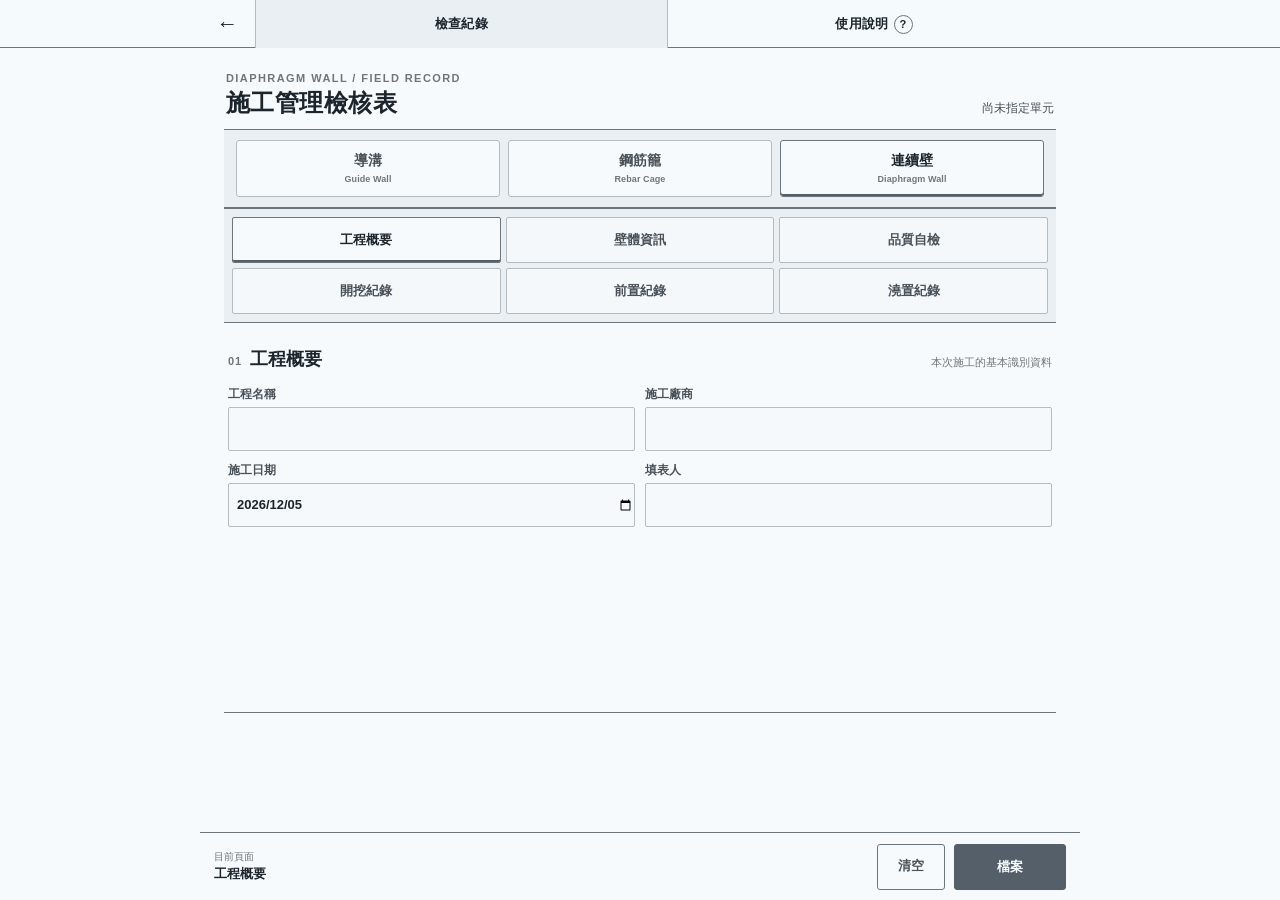
<file: diaphragm-wall.html>
<!doctype html>
<html lang="zh-Hant-TW">
  <head>
    <meta charset="UTF-8" />
    <meta name="viewport" content="width=device-width, initial-scale=1, viewport-fit=cover" />
    <meta name="description" content="Field construction record PDF tool" />
    <meta name="referrer" content="no-referrer" />
    <meta http-equiv="Content-Security-Policy" content="default-src 'self'; base-uri 'self'; form-action 'self'; object-src 'none'; script-src 'self'; style-src 'self'; img-src 'self' data:; connect-src 'self'; worker-src 'self'" />
    <meta name="theme-color" content="#eceff1" />
    <meta name="apple-mobile-web-app-capable" content="yes" />
    <meta name="apple-mobile-web-app-status-bar-style" content="default" />
    <meta name="apple-mobile-web-app-title" content="施工紀錄" />
    <link rel="icon" href="./icon.svg" type="image/svg+xml" />
    <link rel="manifest" href="./manifest.webmanifest" />
    <link rel="stylesheet" href="./app.css?v=46" />
    <title>連續壁施工紀錄｜Project Portal</title>
  </head>
  <body data-active-tab="overview" data-print-scope="none">
    <a class="skip-link" href="#project-tool">跳至專案工具</a>

    <header class="app-header">
      <nav class="header-nav" aria-label="主要功能">
        <a class="header-action home-action" href="./index.html" aria-label="返回工具首頁">←</a>
        <button class="header-action" id="project-tool-button" type="button" aria-current="page" aria-controls="record-switcher">
          檢查紀錄
        </button>
        <button class="header-action help-action" id="help-button" type="button">
          使用說明 <span aria-hidden="true">?</span>
        </button>
      </nav>
    </header>

    <main class="app-shell" id="project-tool">
      <div class="tool-title">
        <div>
          <p>DIAPHRAGM WALL / FIELD RECORD</p>
          <h1>施工管理檢核表</h1>
        </div>
        <span id="record-identity">尚未指定單元</span>
      </div>

      <nav class="record-switcher" id="record-switcher" aria-label="施工紀錄類型">
        <button type="button" data-select-tool="guideWall"><strong>導溝</strong><small>Guide Wall</small></button>
        <button type="button" data-select-tool="rebarCage"><strong>鋼筋籠</strong><small>Rebar Cage</small></button>
        <button type="button" data-select-tool="diaphragmWall" aria-current="page"><strong>連續壁</strong><small>Diaphragm Wall</small></button>
      </nav>

      <section class="tool-view" id="tool-diaphragmWall" data-tool-view="diaphragmWall">
      <nav class="tab-navigation" aria-label="施工紀錄分頁">
        <div class="tab-row tab-row-three" role="tablist" aria-label="基本資料">
          <button id="tab-overview" role="tab" type="button" data-tab="overview" aria-controls="panel-overview" aria-selected="true" tabindex="0">工程概要</button>
          <button id="tab-wall" role="tab" type="button" data-tab="wall" aria-controls="panel-wall" aria-selected="false" tabindex="-1">壁體資訊</button>
          <button id="tab-quality" role="tab" type="button" data-tab="quality" aria-controls="panel-quality" aria-selected="false" tabindex="-1">品質自檢</button>
        </div>
        <div class="tab-row tab-row-three" role="tablist" aria-label="施工紀錄">
          <button id="tab-excavation" role="tab" type="button" data-tab="excavation" aria-controls="panel-excavation" aria-selected="false" tabindex="-1">開挖紀錄</button>
          <button id="tab-prework" role="tab" type="button" data-tab="prework" aria-controls="panel-prework" aria-selected="false" tabindex="-1">前置紀錄</button>
          <button id="tab-pouring" role="tab" type="button" data-tab="pouring" aria-controls="panel-pouring" aria-selected="false" tabindex="-1">澆置紀錄</button>
        </div>
      </nav>

      <section class="panel-frame">
        <section class="tab-panel" id="panel-overview" role="tabpanel" aria-labelledby="tab-overview">
          <div class="panel-heading">
            <div><span>01</span><h2>工程概要</h2></div>
            <p>本次施工的基本識別資料</p>
          </div>
          <div class="form-grid overview-grid">
            <label class="field span-two"><span>工程名稱</span><input type="text" data-bind="overview.project" autocomplete="organization" /></label>
            <label class="field span-two"><span>施工廠商</span><input type="text" data-bind="overview.contractor" autocomplete="organization" /></label>
            <label class="field span-two"><span>施工日期</span><span class="native-field-wrap"><input type="date" data-bind="overview.date" /><span class="native-field-display" aria-hidden="true"></span></span></label>
            <label class="field span-two"><span>填表人</span><input type="text" data-bind="overview.reviewer" autocomplete="name" /></label>
          </div>
        </section>

        <section class="tab-panel" id="panel-wall" role="tabpanel" aria-labelledby="tab-wall" hidden>
          <div class="panel-heading">
            <div><span>02</span><h2>壁體資訊</h2></div>
            <p>設計基準與完工數量</p>
          </div>
          <div class="form-grid wall-grid">
            <fieldset class="unit-type span-two">
              <legend>單元類型</legend>
              <label><input type="radio" name="unit-type" value="公單元" data-bind="wall.unitType" /><span>公單元</span></label>
              <label><input type="radio" name="unit-type" value="母單元" data-bind="wall.unitType" /><span>母單元</span></label>
              <label><input type="radio" name="unit-type" value="公母單元" data-bind="wall.unitType" /><span>公母單元</span></label>
            </fieldset>
            <label class="field"><span>樁／壁編號</span><input type="text" data-bind="wall.unitNo" placeholder="例如：單元 21" /></label>
            <label class="field"><span>順序編號</span><input type="text" data-bind="wall.sequenceNo" inputmode="numeric" placeholder="例如：03" /></label>
            <label class="field"><span>設計深度（GL, m）</span><input type="number" step="0.01" inputmode="decimal" data-bind="wall.designDepth" placeholder="例如：-39.5" /></label>
            <label class="field"><span>混凝土強度（kgf/cm2）</span><input type="text" data-bind="wall.strength" placeholder="例如：350" /></label>
            <label class="field"><span>壁厚（m）</span><input type="number" min="0" step="0.01" inputmode="decimal" data-bind="wall.thickness" /></label>
            <label class="field"><span>單元長度（m）</span><input type="number" min="0" step="0.01" inputmode="decimal" data-bind="wall.length" /></label>
            <label class="field"><span>澆置頂端高程（GL, m）</span><input type="number" step="0.01" inputmode="decimal" data-bind="wall.topElevation" placeholder="例如：-0.50" /></label>
            <label class="field"><span>實際數量（m³）</span><input type="number" min="0" step="0.01" inputmode="decimal" data-bind="wall.actualVolume" /></label>
            <label class="field calculated-field"><span>設計澆置高度（m）<em>自動</em></span><input id="design-height-value" type="number" min="0" step="0.01" inputmode="decimal" readonly /></label>
            <label class="field calculated-field"><span>設計數量（m³）<em>自動</em></span><input type="number" min="0" step="0.01" inputmode="decimal" data-bind="wall.designVolume" readonly /></label>
          </div>
        </section>

        <section class="tab-panel quality-panel" id="panel-quality" role="tabpanel" aria-labelledby="tab-quality" hidden>
          <div class="panel-heading">
            <div><span>03</span><h2>品質自檢</h2></div>
            <p>只填寫其他分頁未涵蓋的品質確認項目</p>
          </div>
          <p class="quality-context-note">工程名稱、單元編號、設計資料、開挖／前置／澆置紀錄均沿用其他分頁內容，輸出時會自動帶入。</p>
          <section class="quality-standard-panel" aria-labelledby="quality-standard-heading">
            <div class="quality-standard-heading"><div><span>STANDARD</span><h3 id="quality-standard-heading">本公司標準值</h3></div><p>預設值可直接使用；如核定施工計畫不同，請由下拉選單調整。</p></div>
            <div class="quality-standard-list" id="quality-standard-list"></div>
            <p class="quality-standard-note" id="quality-standard-note"></p>
          </section>
          <dl class="check-progress" aria-live="polite">
            <div><dt>已完成自檢</dt><dd id="quality-progress">0 / 18</dd></div>
            <div><dt>尚待確認</dt><dd id="quality-pending">18</dd></div>
          </dl>
          <div class="quality-check-list" id="quality-check-list"></div>
          <label class="field note-field quality-note-field"><span>缺失及改善結果</span><textarea data-quality-bind="note" rows="4" placeholder="填寫缺失內容、改善方式與追蹤結果"></textarea></label>
        </section>

        <section class="tab-panel" id="panel-excavation" role="tabpanel" aria-labelledby="tab-excavation" hidden>
          <div class="panel-heading">
            <div><span>04</span><h2>開挖紀錄</h2></div>
            <p>出土次數與深度確認</p>
          </div>
          <dl class="control-board excavation-board">
            <div><dt>出土次數</dt><dd id="soil-count">0 <small>次</small></dd></div>
            <div><dt>深度確認</dt><dd id="depth-count">0 <small>次</small></dd></div>
            <div><dt>最新深度</dt><dd id="latest-depth">— <small>m</small></dd></div>
            <div id="depth-difference-cell"><dt>設計差異</dt><dd id="depth-difference">— <small>m</small></dd></div>
          </dl>

          <section class="record-section" aria-labelledby="soil-heading">
            <div class="record-heading"><div><span>A</span><h3 id="soil-heading">出土紀錄</h3></div><button class="add-button" id="add-soil" type="button" aria-label="新增出土紀錄"><span aria-hidden="true">＋</span> 新增</button></div>
            <div class="record-list" id="soil-list"></div>
          </section>

          <section class="record-section" aria-labelledby="depth-heading">
            <div class="record-heading"><div><span>B</span><h3 id="depth-heading">深度確認</h3></div><button class="add-button" id="add-depth" type="button" aria-label="新增深度確認"><span aria-hidden="true">＋</span> 新增</button></div>
            <div class="record-list" id="depth-list"></div>
          </section>
        </section>

        <section class="tab-panel" id="panel-prework" role="tabpanel" aria-labelledby="tab-prework" hidden>
          <div class="panel-heading">
            <div><span>05</span><h2>前置紀錄</h2></div>
            <p>選擇工序後填寫起迄時間</p>
          </div>
          <div class="phase-editor">
            <label class="field"><span>前置作業項目</span><select id="phase-select" aria-label="選擇前置作業"></select></label>
            <div class="phase-time-grid" id="phase-time-fields"></div>
            <button class="confirm-button" id="confirm-phase" type="button">確認更新</button>
          </div>
          <div class="phase-summary" id="phase-summary"></div>
        </section>

        <section class="tab-panel" id="panel-pouring" role="tabpanel" aria-labelledby="tab-pouring" hidden>
          <div class="panel-heading">
            <div><span>06</span><h2>澆置紀錄</h2></div>
            <p>逐車方量與實測高度比對</p>
          </div>
          <dl class="control-board pouring-board">
            <div><dt>車次</dt><dd id="truck-count">0 <small>車</small></dd></div>
            <div><dt>累積方量</dt><dd id="pour-volume">0.00 <small>m³</small></dd></div>
            <div><dt>預估高度</dt><dd id="pour-expected">— <small>m</small></dd></div>
            <div><dt>最後實測</dt><dd id="pour-measured">— <small>m</small></dd></div>
            <div id="pour-difference-cell"><dt>高度差異</dt><dd id="pour-difference">— <small>m</small></dd></div>
          </dl>
          <div class="record-heading pouring-record-heading"><div><span>逐車</span><h3>混凝土車次</h3></div><button class="add-button" id="add-truck" type="button" aria-label="新增混凝土車次"><span aria-hidden="true">＋</span> 新增車次</button></div>
          <div class="record-list truck-list" id="truck-list"></div>
          <div class="warning-list" id="pour-warnings" aria-live="polite"></div>
        </section>
      </section>
      </section>

      <section class="tool-view" id="tool-guide-wall" data-tool-view="guideWall" hidden>
        <section class="panel-frame integrated-checklist">
          <div class="panel-heading">
            <div><span>導溝</span><h2>施工複核</h2></div>
            <p>成槽前停留點</p>
          </div>
          <div class="form-grid checklist-meta-grid">
            <label class="field span-two"><span>工程名稱</span><input type="text" data-check-bind="guideWall.project" /></label>
            <label class="field span-two"><span>施工廠商</span><input type="text" data-check-bind="guideWall.contractor" /></label>
            <label class="field span-two"><span>複核日期</span><span class="native-field-wrap"><input type="date" data-check-bind="guideWall.date" /><span class="native-field-display" aria-hidden="true"></span></span></label>
            <label class="field span-two"><span>單元編號</span><input type="text" data-check-bind="guideWall.unitNo" /></label>
            <label class="field span-two"><span>營造廠複核人</span><input type="text" data-check-bind="guideWall.reviewer" /></label>
          </div>
          <dl class="check-progress" aria-live="polite">
            <div><dt>已完成複核</dt><dd id="guide-wall-progress">0 / 12</dd></div>
            <div><dt>尚待確認</dt><dd id="guide-wall-pending">12</dd></div>
          </dl>
          <section class="record-section" aria-labelledby="guide-wall-check-heading">
            <div class="record-heading"><div><span>01</span><h3 id="guide-wall-check-heading">導溝複核項目</h3></div></div>
            <div class="check-card-list" id="guide-wall-check-list"></div>
          </section>
          <label class="field note-field"><span>複核意見／備註</span><textarea data-check-bind="guideWall.note" rows="3"></textarea></label>
        </section>
      </section>

      <section class="tool-view" id="tool-rebar-cage" data-tool-view="rebarCage" hidden>
        <section class="panel-frame integrated-checklist">
          <div class="panel-heading">
            <div><span>鋼筋籠</span><h2>吊放前複核</h2></div>
            <p>配筋、組裝與吊放條件</p>
          </div>
          <div class="form-grid checklist-meta-grid">
            <label class="field span-two"><span>工程名稱</span><input type="text" data-check-bind="rebarCage.project" /></label>
            <label class="field span-two"><span>複核日期</span><span class="native-field-wrap"><input type="date" data-check-bind="rebarCage.date" /><span class="native-field-display" aria-hidden="true"></span></span></label>
            <label class="field"><span>單元編號</span><input type="text" data-check-bind="rebarCage.unitNo" /></label>
            <label class="field"><span>鋼筋籠編號</span><input type="text" data-check-bind="rebarCage.cageNo" /></label>
            <label class="field"><span>營造廠複核人</span><input type="text" data-check-bind="rebarCage.reviewer" /></label>
          </div>
          <dl class="check-progress rebar-cage-progress" aria-live="polite">
            <div><dt>配筋明細完成</dt><dd id="rebar-cage-rebar-progress">0 / 9</dd></div>
            <div><dt>吊放條件完成</dt><dd id="rebar-cage-check-progress">0 / 7</dd></div>
          </dl>
          <section class="record-section" aria-labelledby="rebar-cage-rebar-heading">
            <div class="record-heading"><div><span>01</span><h3 id="rebar-cage-rebar-heading">配筋複核明細</h3></div><button class="add-button" id="add-rebar" type="button"><span aria-hidden="true">＋</span> 新增</button></div>
            <div class="rebar-card-list" id="rebar-cage-rebar-list"></div>
          </section>
          <section class="record-section" aria-labelledby="rebar-cage-check-heading">
            <div class="record-heading"><div><span>02</span><h3 id="rebar-cage-check-heading">組裝與吊放條件</h3></div></div>
            <div class="check-card-list" id="rebar-cage-check-list"></div>
          </section>
          <label class="field note-field"><span>複核意見／備註</span><textarea data-check-bind="rebarCage.note" rows="3"></textarea></label>
        </section>
      </section>
    </main>

    <aside class="action-dock" aria-label="檔案處理工具">
      <div><span>目前頁面</span><strong id="active-tab-label">工程概要</strong></div>
      <div class="dock-actions">
        <button class="clear-button" id="clear-button" type="button">清空</button>
        <button id="export-button" type="button">檔案</button>
      </div>
    </aside>

    <dialog class="sheet-dialog help-dialog" id="help-dialog">
      <div class="dialog-header"><div><span>HELP</span><h2>使用說明</h2></div><button type="button" data-close-dialog aria-label="關閉使用說明">×</button></div>
      <div class="dialog-body help-content">
        <section><h3>選擇紀錄工具</h3><p>使用頁面上方的「導溝／鋼筋籠／連續壁」切換表單；所有內容都在同一個 App 內填寫。</p></section>
        <section><h3>填寫方式</h3><p>連續壁依六個分頁填寫。品質自檢逐項填寫現場紀錄與結果；開挖與澆置紀錄請按「＋新增」，確認後才會加入主控顯示板。</p></section>
        <section><h3>高度比對</h3><p>預估高度＝設計澆置高度 × 累積方量 ÷ 設計數量；高度差異＝實測累積高度－預估高度。</p></section>
        <section><h3>資料與輸出</h3><p>本工具沒有儲存或同步功能，重新整理或關閉頁面後資料會清空。完成後請由底部「輸出」選擇 PDF、JSON 或 Markdown；JSON 可匯回本頁的全部分頁，也適合匯入資料庫；Markdown 僅供閱讀與歸檔。若要將手機交給下一位使用者，請先使用「清空」移除目前頁面的內容。</p></section>
        <section class="help-examples"><h3>已填妥範例輸出</h3><p>先查看實際輸出外觀，再開始填寫現場紀錄；連續壁範例已包含檢查項目、品質自檢摘要與澆置高度曲線。</p><div class="example-actions">
          <div class="example-button example-button-split"><a href="./examples/diaphragm-wall-example.pdf" target="_blank" rel="noopener"><span>連續壁｜同頁版</span></a><a href="./examples/diaphragm-wall-example-separate-pouring.pdf" target="_blank" rel="noopener"><span>連續壁｜獨立澆置頁</span></a></div>
          <a class="example-button" href="./examples/guide-wall-example.pdf" target="_blank" rel="noopener"><span>導溝</span><small>開啟 PDF 範例</small></a>
          <a class="example-button" href="./examples/rebar-cage-example.pdf" target="_blank" rel="noopener"><span>鋼筋籠</span><small>開啟 PDF 範例</small></a>
        </div></section>
      </div>
    </dialog>

    <dialog class="sheet-dialog" id="clear-dialog">
      <div class="dialog-header"><div><span>CLEAR RECORD</span><h2>清空全部資料</h2></div><button type="button" data-close-dialog aria-label="關閉">×</button></div>
      <div class="dialog-body clear-confirmation">
        <p>將清除「連續壁、導溝、鋼筋籠」三種表單的所有輸入內容，且無法復原。</p>
      </div>
      <div class="dialog-actions"><button class="secondary-button" type="button" data-close-dialog>取消</button><button class="confirm-button danger-button" id="confirm-clear" type="button">確認清空</button></div>
    </dialog>

    <dialog class="sheet-dialog" id="soil-dialog">
      <form id="soil-form">
        <div class="dialog-header"><div><span>EXCAVATION</span><h2 id="soil-dialog-title">新增出土紀錄</h2></div><button type="button" data-close-dialog aria-label="關閉">×</button></div>
        <div class="dialog-body compact-form">
          <label class="field"><span>出土時間</span><span class="native-field-wrap"><input id="soil-time" type="time" required /><span class="native-field-display" aria-hidden="true"></span></span></label>
        </div>
        <div class="dialog-actions"><button class="secondary-button" type="button" data-close-dialog>取消</button><button class="confirm-button" type="submit">確認加入</button></div>
      </form>
    </dialog>

    <dialog class="sheet-dialog" id="depth-dialog">
      <form id="depth-form">
        <div class="dialog-header"><div><span>DEPTH CHECK</span><h2 id="depth-dialog-title">新增深度確認</h2></div><button type="button" data-close-dialog aria-label="關閉">×</button></div>
        <div class="dialog-body compact-form two-fields">
          <label class="field"><span>確認時間</span><span class="native-field-wrap"><input id="depth-time" type="time" required /><span class="native-field-display" aria-hidden="true"></span></span></label>
          <label class="field"><span>深度值（GL, m）</span><input id="depth-value" type="number" step="0.01" inputmode="decimal" placeholder="例如：-35.6" required /></label>
        </div>
        <div class="dialog-actions"><button class="secondary-button" type="button" data-close-dialog>取消</button><button class="confirm-button" type="submit">確認加入</button></div>
      </form>
    </dialog>

    <dialog class="sheet-dialog truck-dialog" id="truck-dialog">
      <form id="truck-form">
        <div class="dialog-header"><div><span>CONCRETE</span><h2 id="truck-dialog-title">新增第 1 車</h2></div><button type="button" data-close-dialog aria-label="關閉">×</button></div>
        <div class="dialog-body compact-form truck-fields">
          <label class="field span-two"><span>車號</span><input id="truck-number" type="text" required /></label>
          <label class="field"><span>卸料時間</span><span class="native-field-wrap"><input id="truck-unload" type="time" required /><span class="native-field-display" aria-hidden="true"></span></span></label>
          <label class="field"><span>結束時間</span><span class="native-field-wrap"><input id="truck-finish" type="time" required /><span class="native-field-display" aria-hidden="true"></span></span></label>
          <label class="field"><span>方量（m³）</span><input id="truck-volume" type="number" min="0" step="0.01" inputmode="decimal" required /></label>
          <label class="field"><span>實測累積高度（m）</span><input id="truck-measured" type="number" min="0" step="0.01" inputmode="decimal" required /></label>
        </div>
        <div class="dialog-actions"><button class="secondary-button" type="button" data-close-dialog>取消</button><button class="confirm-button" type="submit">確認加入</button></div>
      </form>
    </dialog>

    <dialog class="sheet-dialog" id="rebar-dialog">
      <form id="rebar-form">
        <div class="dialog-header"><div><span>REBAR CHECK</span><h2 id="rebar-dialog-title">填寫配筋項目</h2></div><button type="button" data-close-dialog aria-label="關閉">×</button></div>
        <div class="dialog-body compact-form two-fields">
          <label class="field span-two"><span>位置／用途</span><input id="rebar-part" type="text" required /></label>
          <label class="field"><span>設計鋼筋號數</span><input id="rebar-design-no" type="text" placeholder="例如：D32" /></label>
          <label class="field"><span>設計數量／間距</span><input id="rebar-design-qty" type="text" placeholder="例如：28 支、@200 mm" /></label>
          <label class="field"><span>實際鋼筋號數</span><input id="rebar-actual-no" type="text" /></label>
          <label class="field"><span>實際數量／間距</span><input id="rebar-actual-qty" type="text" /></label>
          <label class="field span-two"><span>複核結果</span><select id="rebar-result"><option>待確認</option><option>符合</option><option>不符合</option><option>不適用</option></select></label>
        </div>
        <div class="dialog-actions"><button class="secondary-button" type="button" data-close-dialog>取消</button><button class="confirm-button" type="submit">確認更新</button></div>
      </form>
    </dialog>

    <dialog class="sheet-dialog export-dialog" id="export-dialog">
      <div class="dialog-header"><div><span>FILE</span><h2>檔案處理</h2></div><button type="button" data-close-dialog aria-label="關閉">×</button></div>
      <div class="dialog-body export-options">
        <section class="export-option-group">
          <h3>PDF</h3>
          <button type="button" data-export-format="pdf-current"><span>輸出目前表單</span><strong id="export-current-label">工程概要</strong></button>
          <button type="button" data-export-format="pdf-all"><span>輸出完整紀錄</span><strong>施工紀錄及複核表</strong><small>共 6 頁</small></button>
        </section>
        <section class="export-option-group">
          <h3>資料檔</h3>
          <button type="button" data-export-format="json"><span>匯出結構化資料</span><strong>JSON</strong><small>建議用於資料庫匯入</small></button>
          <button type="button" id="import-json-button"><span>匯入施工紀錄</span><strong>JSON</strong><small>回填本頁全部分頁</small></button>
          <button type="button" data-export-format="markdown"><span>匯出文字紀錄</span><strong>Markdown</strong><small>供人工閱讀及歸檔，不提供回填</small></button>
          <input id="json-file-input" type="file" accept="application/json,.json" hidden />
          <p class="export-status" id="import-status" aria-live="polite"></p>
        </section>
      </div>
    </dialog>

    <div class="undo-toast" id="undo-toast" role="status" aria-live="polite" hidden><span id="undo-message"></span><button id="undo-button" type="button">復原</button></div>

    <section class="print-report" id="print-report" aria-label="施工紀錄列印版">
      <article class="print-page" data-print-tab="overview-wall" id="print-overview-wall"></article>
      <article class="print-page" data-print-tab="quality" id="print-quality"></article>
      <article class="print-page" data-print-tab="excavation-prework" id="print-excavation-prework"></article>
      <article class="print-page" data-print-tab="pouring" id="print-pouring"></article>
      <article class="print-page" data-print-tab="guideWall" id="print-guide-wall"></article>
      <article class="print-page" data-print-tab="rebarCage" id="print-rebar-cage"></article>
    </section>

    <script src="./app.js" defer></script>
  </body>
</html>
</file>
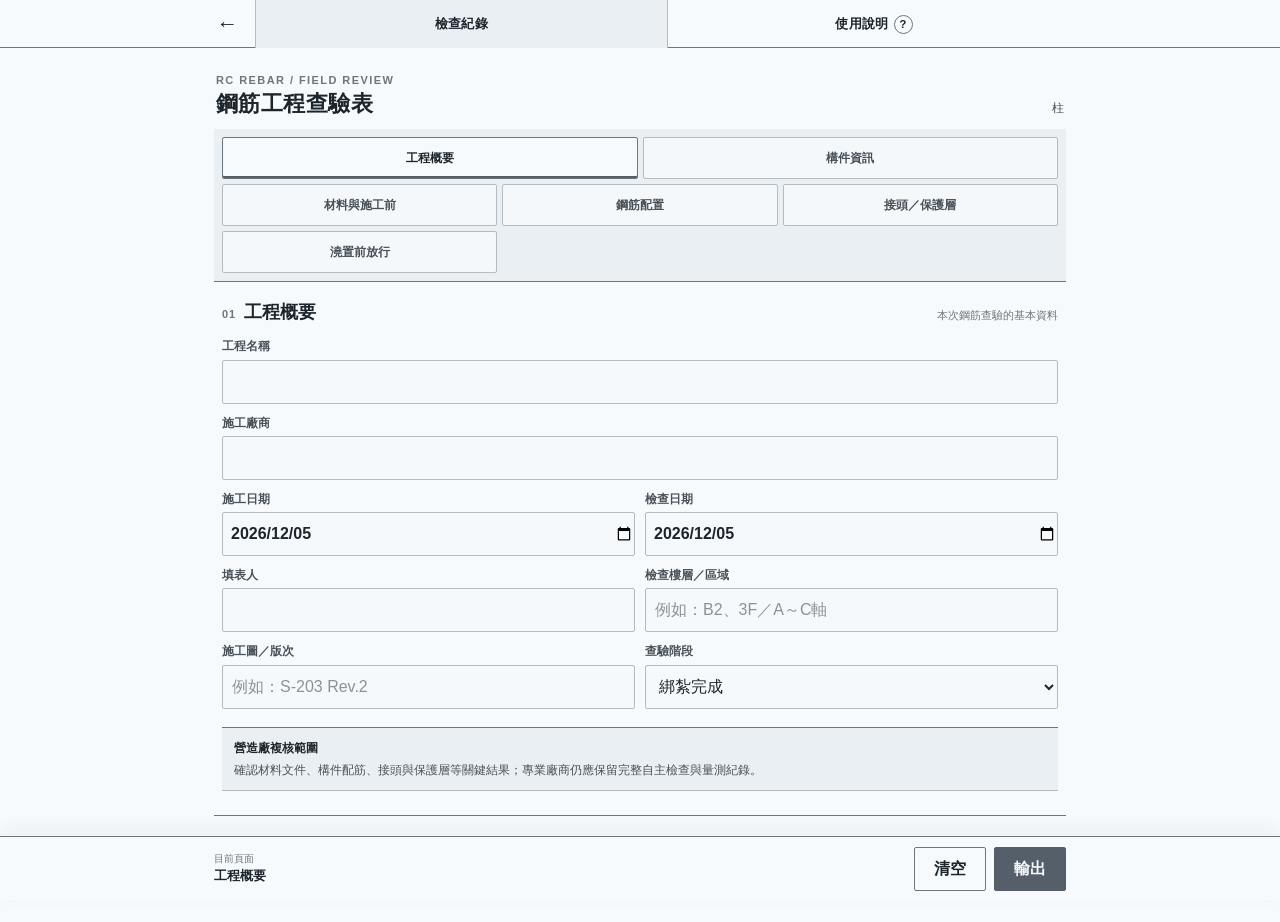
<file: rebar.html>
<!doctype html>
<html lang="zh-Hant-TW">
  <head>
    <meta charset="UTF-8" />
    <meta name="viewport" content="width=device-width, initial-scale=1, viewport-fit=cover" />
    <meta name="description" content="RC 鋼筋工程施工查驗與 PDF 輸出工具" />
    <meta name="referrer" content="no-referrer" />
    <meta http-equiv="Content-Security-Policy" content="default-src 'self'; base-uri 'self'; form-action 'self'; object-src 'none'; script-src 'self'; style-src 'self'; img-src 'self' data:; connect-src 'self'; worker-src 'self'" />
    <meta name="theme-color" content="#eceff1" />
    <meta name="apple-mobile-web-app-capable" content="yes" />
    <meta name="apple-mobile-web-app-status-bar-style" content="default" />
    <meta name="apple-mobile-web-app-title" content="鋼筋工程查驗" />
    <link rel="icon" href="./icon.svg" type="image/svg+xml" />
    <link rel="stylesheet" href="./template.css?v=31" />
    <link rel="stylesheet" href="./rebar.css?v=1" />
    <title>鋼筋工程查驗｜Project Portal</title>
  </head>
  <body data-print-scope="none">
    <a class="skip-link" href="#rebar-tool">跳至鋼筋工程工具</a>

    <header class="app-header">
      <nav class="header-nav" aria-label="主要功能">
        <a class="header-action home-action" href="./index.html" aria-label="返回工具首頁">←</a>
        <a class="header-action header-link" href="#rebar-tool" aria-current="page">檢查紀錄</a>
        <button class="header-action help-action" id="help-button" type="button">使用說明 <span aria-hidden="true">?</span></button>
      </nav>
    </header>

    <main class="app-shell" id="rebar-tool">
      <div class="tool-title">
        <div><p>RC REBAR / FIELD REVIEW</p><h1>鋼筋工程查驗表</h1></div>
        <span id="record-identity">尚未指定構件</span>
      </div>

      <nav class="tab-navigation" aria-label="鋼筋工程分頁">
        <div class="tab-row" role="tablist" aria-label="基本資料">
          <button id="tab-overview" role="tab" type="button" data-tab="overview" aria-controls="panel-overview" aria-selected="true">工程概要</button>
          <button id="tab-members" role="tab" type="button" data-tab="members" aria-controls="panel-members" aria-selected="false">構件資訊</button>
        </div>
        <div class="tab-row" role="tablist" aria-label="鋼筋查驗">
          <button id="tab-material" role="tab" type="button" data-tab="material" aria-controls="panel-material" aria-selected="false">材料與施工前</button>
          <button id="tab-placement" role="tab" type="button" data-tab="placement" aria-controls="panel-placement" aria-selected="false">鋼筋配置</button>
          <button id="tab-detail" role="tab" type="button" data-tab="detail" aria-controls="panel-detail" aria-selected="false">接頭／保護層</button>
          <button id="tab-release" role="tab" type="button" data-tab="release" aria-controls="panel-release" aria-selected="false">澆置前放行</button>
        </div>
      </nav>

      <section class="panel-frame">
        <section class="tab-panel" id="panel-overview" role="tabpanel" aria-labelledby="tab-overview">
          <div class="panel-heading"><div><span>01</span><h2>工程概要</h2></div><p>本次鋼筋查驗的基本資料</p></div>
          <div class="form-grid overview-grid">
            <label class="field span-two"><span>工程名稱</span><input type="text" data-bind="overview.project" autocomplete="organization" /></label>
            <label class="field span-two"><span>施工廠商</span><input type="text" data-bind="overview.contractor" autocomplete="organization" /></label>
            <label class="field"><span>施工日期</span><span class="native-field-wrap"><input type="date" data-bind="overview.date" /><span class="native-field-display" aria-hidden="true"></span></span></label>
            <label class="field"><span>檢查日期</span><span class="native-field-wrap"><input type="date" data-bind="overview.inspectionDate" /><span class="native-field-display" aria-hidden="true"></span></span></label>
            <label class="field"><span>填表人</span><input type="text" data-bind="overview.reviewer" autocomplete="name" /></label>
            <label class="field"><span>檢查樓層／區域</span><input type="text" data-bind="overview.floor" placeholder="例如：B2、3F／A～C軸" /></label>
            <label class="field"><span>施工圖／版次</span><input type="text" data-bind="overview.drawing" placeholder="例如：S-203 Rev.2" /></label>
            <label class="field"><span>查驗階段</span><select data-bind="overview.stage"><option value="鋼筋進場">鋼筋進場</option><option value="綁紮完成">綁紮完成</option><option value="澆置前">澆置前</option><option value="改善後複驗">改善後複驗</option></select></label>
          </div>
          <div class="info-strip"><strong>營造廠複核範圍</strong><span>確認材料文件、構件配筋、接頭與保護層等關鍵結果；專業廠商仍應保留完整自主檢查與量測紀錄。</span></div>
        </section>

        <section class="tab-panel" id="panel-members" role="tabpanel" aria-labelledby="tab-members" hidden>
          <div class="panel-heading"><div><span>02</span><h2>配筋明細</h2></div><p>一列一個構件，集中輸入多筆配筋資料</p></div>
          <div class="member-toolbar"><div><strong id="member-count">0 個構件</strong><span>號數使用下拉選單；支數、間距及關鍵實測值才需要輸入</span></div><div class="member-toolbar-actions"><label class="batch-count"><span>批次新增</span><input id="member-batch-count" type="number" min="1" max="50" step="1" value="5" aria-label="批次新增構件數量" /></label><button class="secondary-button compact-button" id="add-member-batch" type="button">新增筆數</button><button class="add-button compact-button" id="add-member" type="button"><span aria-hidden="true">＋</span> 新增一筆</button></div></div>
          <div class="member-batch-toolbar"><span>批次判定</span><select id="member-batch-result" aria-label="批次判定結果"><option value="待確認">待確認</option><option value="合格">合格</option><option value="不合格">不合格</option><option value="不適用">不適用</option></select><button class="secondary-button compact-button" id="apply-member-result" type="button">套用至全部構件</button><span class="batch-hint">可先完成同一批抽查，再一次設定結果</span></div>
          <div class="member-list" id="member-list"></div>
        </section>

        <section class="tab-panel" id="panel-material" role="tabpanel" aria-labelledby="tab-material" hidden>
          <div class="panel-heading"><div><span>03</span><h2>材料與施工前</h2></div><p>進場文件、材質與施工前條件</p></div>
          <dl class="check-progress"><div><dt>已完成確認</dt><dd id="material-progress">0 / 7</dd></div><div><dt>尚待確認</dt><dd id="material-pending">7</dd></div></dl>
          <div class="check-card-list" id="material-check-list"></div>
        </section>

        <section class="tab-panel" id="panel-placement" role="tabpanel" aria-labelledby="tab-placement" hidden>
          <div class="panel-heading"><div><span>04</span><h2>鋼筋配置</h2></div><p>依目前構件類型顯示主筋、箍筋及補強配置</p></div>
          <div class="member-selector-row"><label class="field"><span>目前檢查構件</span><select id="active-member"></select></label><span id="active-member-summary" class="selection-summary">尚未新增構件</span></div>
          <dl class="check-progress"><div><dt>已完成複核</dt><dd id="placement-progress">0 / 0</dd></div><div><dt>尚待確認</dt><dd id="placement-pending">0</dd></div></dl>
          <section class="record-section"><div class="record-heading"><div><span>A</span><h3 id="placement-heading">構件專用配置項目</h3></div></div><div class="check-card-list" id="placement-check-list"></div></section>
        </section>

        <section class="tab-panel" id="panel-detail" role="tabpanel" aria-labelledby="tab-detail" hidden>
          <div class="panel-heading"><div><span>05</span><h2>接頭／保護層</h2></div><p>搭接、錨定、續接、間隔器與保護層</p></div>
          <div class="member-selector-row"><label class="field"><span>目前檢查構件</span><select id="detail-member"></select></label><span class="selection-summary">以實測或現場紀錄填寫；不適用項目請選擇不適用</span></div>
          <div class="check-card-list" id="detail-check-list"></div>
        </section>

        <section class="tab-panel" id="panel-release" role="tabpanel" aria-labelledby="tab-release" hidden>
          <div class="panel-heading"><div><span>06</span><h2>澆置前放行</h2></div><p>鋼筋、模板及機電介面完成後的停留點</p></div>
          <section class="record-section"><div class="record-heading"><div><span>A</span><h3>放行確認</h3></div></div><dl class="check-progress"><div><dt>已完成確認</dt><dd id="release-progress">0 / 8</dd></div><div><dt>尚待確認</dt><dd id="release-pending">8</dd></div></dl><div class="check-card-list" id="release-check-list"></div></section>
          <div class="decision-panel"><label class="field"><span>澆置判定</span><select data-release-bind="decision"><option value="待放行">待放行</option><option value="可澆置">可澆置</option><option value="條件放行">條件放行</option><option value="不得澆置">不得澆置</option></select></label><label class="field"><span>放行備註</span><textarea data-release-bind="decisionNote" rows="3" placeholder="條件放行或不得澆置時請填寫原因"></textarea></label></div>
        </section>
      </section>
    </main>

    <aside class="action-dock" aria-label="輸出工具"><div><span>目前頁面</span><strong id="active-tab-label">工程概要</strong></div><div class="dock-actions"><button class="clear-button" id="clear-button" type="button">清空</button><button id="export-button" type="button">輸出</button></div></aside>

    <section class="print-report" aria-hidden="true"><article class="print-page" data-print-page="overview"><div id="print-template-overview"></div></article><article class="print-page" data-print-page="material"><div id="print-template-material"></div></article><article class="print-page" data-print-page="placement"><div id="print-template-placement"></div></article><article class="print-page" data-print-page="detail"><div id="print-template-detail"></div></article><article class="print-page" data-print-page="release"><div id="print-template-release"></div></article></section>

    <dialog class="sheet-dialog" id="help-dialog"><div class="dialog-header"><div><span>HELP</span><h2>鋼筋工程使用說明</h2></div><button type="button" data-close-dialog aria-label="關閉使用說明">×</button></div><div class="dialog-body help-content"><section><h3>填寫順序</h3><p>先填工程概要，再於「配筋明細」建立多筆柱、牆、梁、板或基礎／地梁。每一列代表一個構件，展開後輸入多組鋼筋號數、支數與間距，最後完成材料、複核及澆置前放行。</p></section><section><h3>批次填寫</h3><p>可一次新增多筆構件、複製同類構件，再只修改編號與位置。鋼筋號數由下拉選單選擇；正常情況填圖說配筋與複核結果，只有異常或抽查時再補實測值與備註。</p></section><section><h3>查驗方式</h3><p>配筋明細是營造廠的批次複核紀錄；專業鋼筋廠商仍應保留完整自主檢查、量測及缺失改善資料。</p></section><section><h3>資料與輸出</h3><p>本工具不儲存或同步資料。完成後使用底部「輸出」，可列印 PDF 或匯出 JSON／Markdown；關閉或重新整理頁面後資料會清空。</p></section><section class="help-examples"><h3>已填妥範例</h3><p>開啟完整 PDF，查看鋼筋工程各頁的實際輸出格式；範例資料不會保存。</p><div class="example-actions"><a class="example-button" href="./examples/rebar-example.pdf" target="_blank" rel="noopener"><span>鋼筋｜完整範例 PDF</span><small>查看全部輸出頁面</small></a></div></section></div></dialog>
    <dialog class="sheet-dialog" id="export-dialog"><div class="dialog-header"><div><span>EXPORT</span><h2>選擇輸出內容</h2></div><button type="button" data-close-dialog aria-label="關閉輸出選單">×</button></div><div class="dialog-body export-options"><button class="export-option" type="button" data-export="current-pdf"><strong>目前頁面 PDF</strong><small>只輸出目前正在查看的分頁</small></button><button class="export-option" type="button" data-export="all-pdf"><strong>完整紀錄 PDF</strong><small>工程概要、材料、配置、接頭與放行全部輸出</small></button><button class="export-option" type="button" data-export="json"><strong>JSON 資料</strong><small>保留全部欄位，適合匯入資料庫</small></button><button class="export-option" type="button" data-export="markdown"><strong>Markdown 摘要</strong><small>適合人工閱讀與歸檔</small></button></div></dialog>
    <dialog class="sheet-dialog" id="clear-dialog"><div class="dialog-header"><div><span>CLEAR RECORD</span><h2>清空全部資料</h2></div><button type="button" data-close-dialog aria-label="關閉">×</button></div><div class="dialog-body clear-confirmation"><p>將清除鋼筋工程表單的所有輸入內容，且無法復原。</p></div><div class="dialog-actions"><button class="secondary-button" type="button" data-close-dialog>取消</button><button class="confirm-button danger-button" id="confirm-clear" type="button">確認清空</button></div></dialog>
    <script src="./rebar.js" defer></script>
  </body>
</html>
</file>
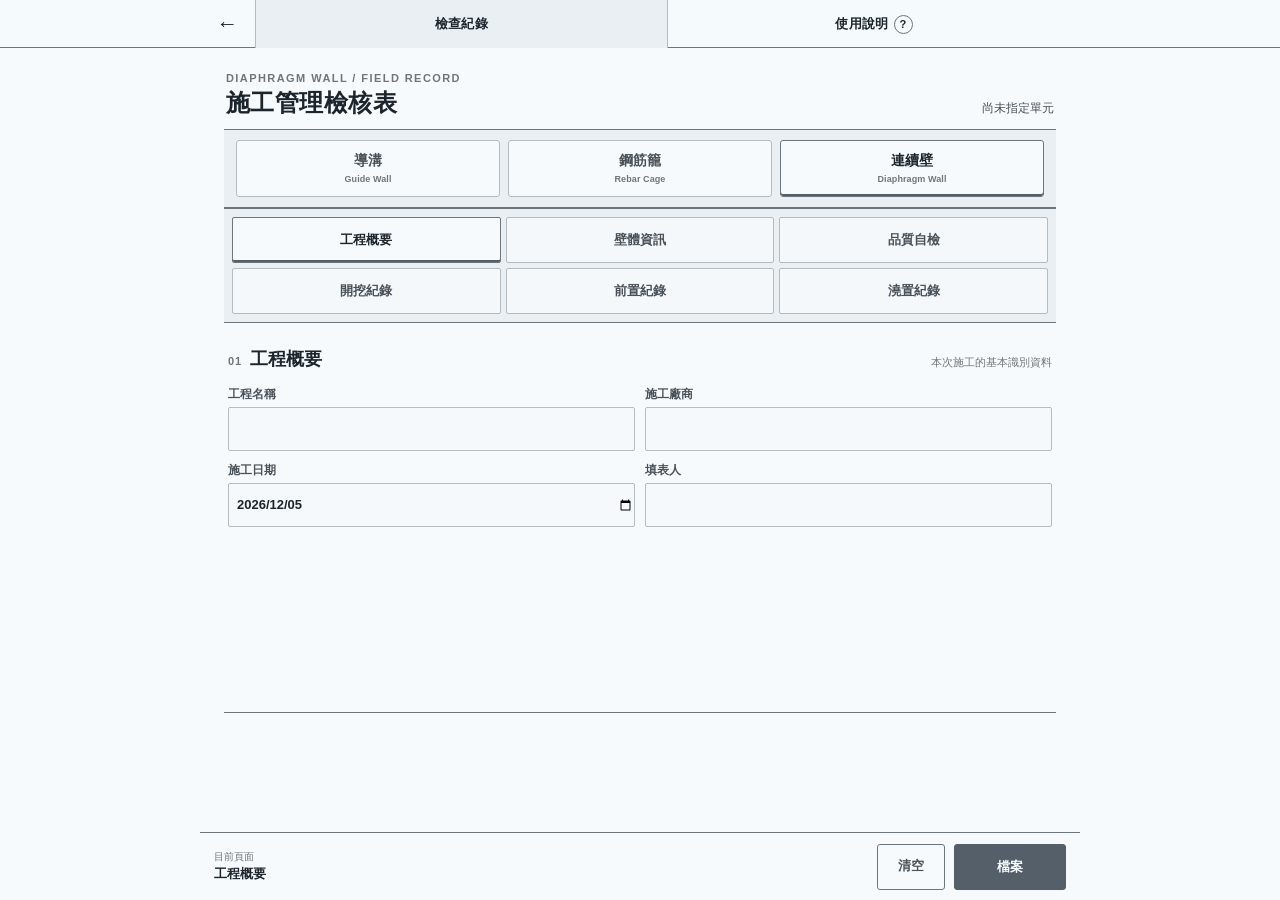
<file: record.html>
<!doctype html>
<html lang="zh-Hant-TW">
  <head>
    <meta charset="UTF-8" />
    <meta name="viewport" content="width=device-width, initial-scale=1" />
    <meta name="referrer" content="no-referrer" />
    <meta http-equiv="Content-Security-Policy" content="default-src 'self'; base-uri 'self'; form-action 'self'; object-src 'none'; script-src 'self'" />
    <meta http-equiv="refresh" content="0; url=./diaphragm-wall.html" />
    <meta name="robots" content="noindex" />
    <title>連續壁施工紀錄｜Project Portal</title>
  </head>
  <body>
    <p><a href="./diaphragm-wall.html">開啟專案工具</a></p>
  </body>
</html>
</file>
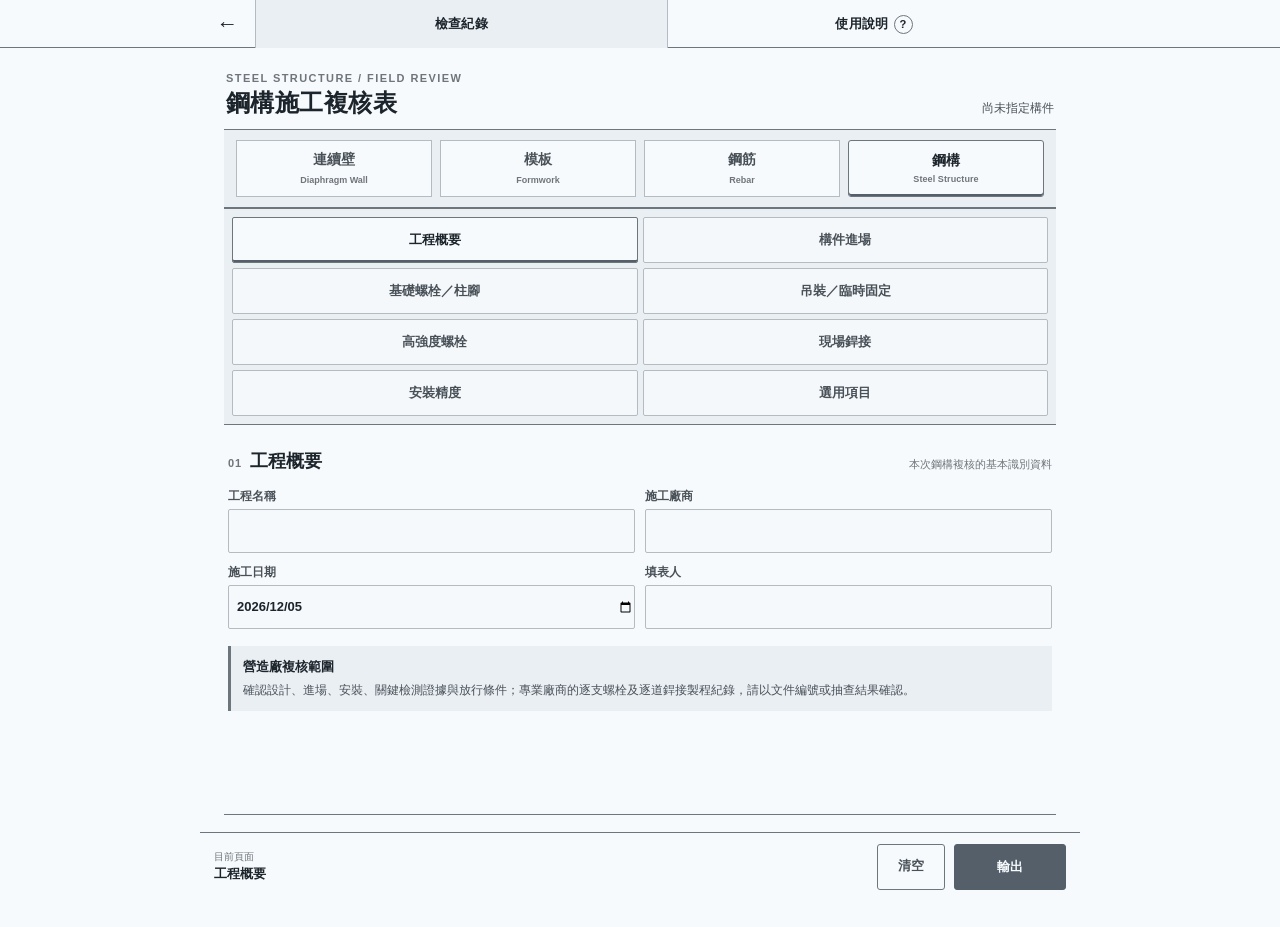
<file: steel-structure.html>
<!doctype html>
<html lang="zh-Hant-TW">
  <head>
    <meta charset="UTF-8" />
    <meta name="viewport" content="width=device-width, initial-scale=1, viewport-fit=cover" />
    <meta name="description" content="鋼構施工管理複核工具" />
    <meta name="referrer" content="no-referrer" />
    <meta http-equiv="Content-Security-Policy" content="default-src 'self'; base-uri 'self'; form-action 'self'; object-src 'none'; script-src 'self'; style-src 'self'; img-src 'self' data:; connect-src 'self'; worker-src 'self'" />
    <meta name="theme-color" content="#eceff1" />
    <meta name="apple-mobile-web-app-capable" content="yes" />
    <meta name="apple-mobile-web-app-status-bar-style" content="default" />
    <meta name="apple-mobile-web-app-title" content="鋼構施工複核" />
    <link rel="icon" href="./icon.svg" type="image/svg+xml" />
    <link rel="stylesheet" href="./app.css?v=41" />
    <link rel="stylesheet" href="./steel.css?v=1" />
    <title>鋼構施工複核｜Project Portal</title>
  </head>
  <body data-print-scope="none" data-active-tab="overview">
    <a class="skip-link" href="#project-tool">跳至鋼構施工複核</a>

    <header class="app-header">
      <nav class="header-nav" aria-label="主要功能">
        <a class="header-action home-action" href="./index.html" aria-label="返回工具首頁">←</a>
        <button class="header-action" id="project-tool-button" type="button" aria-current="page" aria-controls="record-switcher">檢查紀錄</button>
        <button class="header-action help-action" id="help-button" type="button">使用說明 <span aria-hidden="true">?</span></button>
      </nav>
    </header>

    <main class="app-shell steel-shell" id="project-tool">
      <div class="tool-title">
        <div>
          <p>STEEL STRUCTURE / FIELD REVIEW</p>
          <h1>鋼構施工複核表</h1>
        </div>
        <span id="record-identity">尚未指定構件</span>
      </div>

      <nav class="record-switcher" id="record-switcher" aria-label="施工紀錄類型">
        <a class="record-switcher-link" href="./diaphragm-wall.html"><strong>連續壁</strong><small>Diaphragm Wall</small></a>
        <a class="record-switcher-link" href="./template.html"><strong>模板</strong><small>Formwork</small></a>
        <a class="record-switcher-link" href="./rebar.html"><strong>鋼筋</strong><small>Rebar</small></a>
        <button type="button" data-current-tool="steel"><strong>鋼構</strong><small>Steel Structure</small></button>
      </nav>

      <nav class="tab-navigation steel-tabs" aria-label="鋼構複核分頁">
        <div class="tab-row tab-row-two" role="tablist" aria-label="基本資料與進場">
          <button id="tab-overview" role="tab" type="button" data-tab="overview" aria-controls="panel-overview" aria-selected="true" tabindex="0">工程概要</button>
          <button id="tab-delivery" role="tab" type="button" data-tab="delivery" aria-controls="panel-delivery" aria-selected="false" tabindex="-1">構件進場</button>
        </div>
        <div class="tab-row tab-row-two" role="tablist" aria-label="柱腳與吊裝">
          <button id="tab-anchor" role="tab" type="button" data-tab="anchor" aria-controls="panel-anchor" aria-selected="false" tabindex="-1">基礎螺栓／柱腳</button>
          <button id="tab-erection" role="tab" type="button" data-tab="erection" aria-controls="panel-erection" aria-selected="false" tabindex="-1">吊裝／臨時固定</button>
        </div>
        <div class="tab-row tab-row-two" role="tablist" aria-label="接合與精度">
          <button id="tab-hsb" role="tab" type="button" data-tab="hsb" aria-controls="panel-hsb" aria-selected="false" tabindex="-1">高強度螺栓</button>
          <button id="tab-welding" role="tab" type="button" data-tab="welding" aria-controls="panel-welding" aria-selected="false" tabindex="-1">現場銲接</button>
        </div>
        <div class="tab-row tab-row-two" role="tablist" aria-label="安裝精度">
          <button id="tab-accuracy" role="tab" type="button" data-tab="accuracy" aria-controls="panel-accuracy" aria-selected="false" tabindex="-1">安裝精度</button>
          <button id="tab-optional" role="tab" type="button" data-tab="optional" aria-controls="panel-optional" aria-selected="false" tabindex="-1">選用項目</button>
        </div>
      </nav>

      <section class="panel-frame steel-panel-frame">
        <section class="tab-panel" id="panel-overview" role="tabpanel" aria-labelledby="tab-overview">
          <div class="panel-heading"><div><span>01</span><h2>工程概要</h2></div><p>本次鋼構複核的基本識別資料</p></div>
          <div class="form-grid overview-grid">
            <label class="field span-two"><span>工程名稱</span><input type="text" data-bind="overview.project" autocomplete="organization" /></label>
            <label class="field span-two"><span>施工廠商</span><input type="text" data-bind="overview.contractor" autocomplete="organization" /></label>
            <label class="field span-two"><span>施工日期</span><span class="native-field-wrap"><input type="date" data-bind="overview.date" /><span class="native-field-display" aria-hidden="true"></span></span></label>
            <label class="field span-two"><span>填表人</span><input type="text" data-bind="overview.reviewer" autocomplete="name" /></label>
          </div>
          <div class="steel-notice"><strong>營造廠複核範圍</strong><span>確認設計、進場、安裝、關鍵檢測證據與放行條件；專業廠商的逐支螺栓及逐道銲接製程紀錄，請以文件編號或抽查結果確認。</span></div>
        </section>

        <section class="tab-panel" id="panel-delivery" role="tabpanel" aria-labelledby="tab-delivery" hidden>
          <div class="panel-heading"><div><span>02</span><h2>構件進場</h2></div><p>鋼柱、鋼梁與附件進場確認</p></div>
          <div class="steel-meta-grid">
            <label class="field"><span>進場日期</span><span class="native-field-wrap"><input type="date" data-bind="delivery.date" /><span class="native-field-display" aria-hidden="true"></span></span></label>
            <label class="field"><span>進場批次／文件編號</span><input type="text" data-bind="delivery.batch" placeholder="例如：ST-2026-08-01" /></label>
            <label class="field"><span>複核人</span><input type="text" data-bind="delivery.reviewer" /></label>
          </div>
          <div class="steel-summary-board" id="delivery-summary"></div>
          <div class="record-heading steel-record-heading"><div><span>逐件／逐批</span><h3>構件清單</h3></div><button class="add-button" id="add-delivery" type="button"><span aria-hidden="true">＋</span> 新增構件</button></div>
          <div class="steel-record-list" id="delivery-list"></div>
          <label class="field note-field"><span>進場文件／異常備註</span><textarea data-bind="delivery.note" rows="3" placeholder="填寫材料證明、缺失或待補文件"></textarea></label>
        </section>

        <section class="tab-panel" id="panel-anchor" role="tabpanel" aria-labelledby="tab-anchor" hidden>
          <div class="panel-heading"><div><span>03</span><h2>基礎螺栓／柱腳</h2></div><p>柱腳定位、標高與灌漿前後確認</p></div>
          <div class="steel-meta-grid">
            <label class="field"><span>柱腳／軸線</span><input type="text" data-bind="anchor.location" placeholder="例如：C1／X3-Y5" /></label>
            <label class="field"><span>複核日期</span><span class="native-field-wrap"><input type="date" data-bind="anchor.date" /><span class="native-field-display" aria-hidden="true"></span></span></label>
            <label class="field"><span>複核人</span><input type="text" data-bind="anchor.reviewer" /></label>
          </div>
          <div class="steel-measure-grid">
            <label class="field"><span>螺栓規格</span><input type="text" data-bind="anchor.boltSpec" placeholder="例如：M24" /></label>
            <label class="field"><span>設計數量（支）</span><input type="number" min="0" step="1" inputmode="numeric" data-bind="anchor.designQty" /></label>
            <label class="field"><span>實際數量（支）</span><input type="number" min="0" step="1" inputmode="numeric" data-bind="anchor.actualQty" /></label>
            <label class="field"><span>柱腳標高設計（m）</span><input type="number" step="0.001" inputmode="decimal" data-bind="anchor.designElevation" /></label>
            <label class="field"><span>柱腳標高實測（m）</span><input type="number" step="0.001" inputmode="decimal" data-bind="anchor.actualElevation" /></label>
            <label class="field"><span>偏心實測（mm）</span><input type="number" min="0" step="1" inputmode="numeric" data-bind="anchor.eccentricity" /></label>
          </div>
          <div class="steel-check-list" id="anchor-checks"></div>
          <label class="field note-field"><span>柱腳／灌漿備註</span><textarea data-bind="anchor.note" rows="3"></textarea></label>
        </section>

        <section class="tab-panel" id="panel-erection" role="tabpanel" aria-labelledby="tab-erection" hidden>
          <div class="panel-heading"><div><span>04</span><h2>吊裝／臨時固定</h2></div><p>吊裝計畫、穩定與現場安全放行</p></div>
          <div class="steel-meta-grid">
            <label class="field"><span>吊裝區域／樓層</span><input type="text" data-bind="erection.area" placeholder="例如：A區／3F" /></label>
            <label class="field"><span>施工日期</span><span class="native-field-wrap"><input type="date" data-bind="erection.date" /><span class="native-field-display" aria-hidden="true"></span></span></label>
            <label class="field"><span>複核人</span><input type="text" data-bind="erection.reviewer" /></label>
          </div>
          <div class="steel-check-list" id="erection-checks"></div>
          <label class="field note-field"><span>吊裝／臨時固定備註</span><textarea data-bind="erection.note" rows="3"></textarea></label>
        </section>

        <section class="tab-panel" id="panel-hsb" role="tabpanel" aria-labelledby="tab-hsb" hidden>
          <div class="panel-heading"><div><span>05</span><h2>高強度螺栓</h2></div><p>接合面、施工程序與抽查證據</p></div>
          <div class="steel-meta-grid">
            <label class="field"><span>接頭／構件編號</span><input type="text" data-bind="hsb.location" placeholder="例如：B12-G03" /></label>
            <label class="field"><span>施工日期</span><span class="native-field-wrap"><input type="date" data-bind="hsb.date" /><span class="native-field-display" aria-hidden="true"></span></span></label>
            <label class="field"><span>複核人</span><input type="text" data-bind="hsb.reviewer" /></label>
          </div>
          <div class="steel-measure-grid compact-measure-grid">
            <label class="field"><span>螺栓規格</span><input type="text" data-bind="hsb.spec" placeholder="例如：F10T M20" /></label>
            <label class="field"><span>設計數量（支）</span><input type="number" min="0" step="1" inputmode="numeric" data-bind="hsb.designQty" /></label>
            <label class="field"><span>實際數量（支）</span><input type="number" min="0" step="1" inputmode="numeric" data-bind="hsb.actualQty" /></label>
            <label class="field"><span>施工工具／校驗文件編號</span><input type="text" data-bind="hsb.toolDoc" /></label>
          </div>
          <div class="steel-check-list" id="hsb-checks"></div>
          <label class="field note-field"><span>抽查及補擰備註</span><textarea data-bind="hsb.note" rows="3" placeholder="填寫抽查範圍、缺失與複驗結果"></textarea></label>
        </section>

        <section class="tab-panel" id="panel-welding" role="tabpanel" aria-labelledby="tab-welding" hidden>
          <div class="panel-heading"><div><span>06</span><h2>現場銲接</h2></div><p>資格、環境、外觀與非破壞檢測</p></div>
          <div class="steel-meta-grid">
            <label class="field"><span>銲道／構件編號</span><input type="text" data-bind="welding.location" placeholder="例如：C2-W05" /></label>
            <label class="field"><span>施工日期</span><span class="native-field-wrap"><input type="date" data-bind="welding.date" /><span class="native-field-display" aria-hidden="true"></span></span></label>
            <label class="field"><span>複核人</span><input type="text" data-bind="welding.reviewer" /></label>
          </div>
          <div class="steel-measure-grid compact-measure-grid">
            <label class="field"><span>銲工資格／證照編號</span><input type="text" data-bind="welding.welderDoc" /></label>
            <label class="field"><span>WPS／施工計畫文件編號</span><input type="text" data-bind="welding.wpsDoc" /></label>
            <label class="field"><span>環境風速（m/s）</span><input type="number" min="0" step="0.1" inputmode="decimal" data-bind="welding.wind" /></label>
            <label class="field"><span>VT／UT 報告編號</span><input type="text" data-bind="welding.testDoc" /></label>
          </div>
          <div class="steel-check-list" id="welding-checks"></div>
          <label class="field note-field"><span>銲接缺失及修補備註</span><textarea data-bind="welding.note" rows="3"></textarea></label>
        </section>

        <section class="tab-panel" id="panel-accuracy" role="tabpanel" aria-labelledby="tab-accuracy" hidden>
          <div class="panel-heading"><div><span>07</span><h2>安裝精度</h2></div><p>以設計值、實測值及允許誤差完成複核</p></div>
          <div class="steel-meta-grid">
            <label class="field"><span>樓層／區域</span><input type="text" data-bind="accuracy.area" placeholder="例如：3F／A區" /></label>
            <label class="field"><span>量測日期</span><span class="native-field-wrap"><input type="date" data-bind="accuracy.date" /><span class="native-field-display" aria-hidden="true"></span></span></label>
            <label class="field"><span>複核人</span><input type="text" data-bind="accuracy.reviewer" /></label>
          </div>
          <div class="steel-measure-grid">
            <label class="field"><span>構件編號</span><input type="text" data-bind="accuracy.memberNo" placeholder="例如：C1／G12" /></label>
            <label class="field"><span>量測項目</span><select data-bind="accuracy.measureType"><option value="鋼柱垂直度">鋼柱垂直度</option><option value="柱軸線偏移">柱軸線偏移</option><option value="柱頂標高">柱頂標高</option><option value="梁水平度">梁水平度</option><option value="樓層標高">樓層標高</option><option value="整體垂直度">整體垂直度</option></select></label>
            <label class="field"><span>設計／基準值</span><input type="text" data-bind="accuracy.designValue" placeholder="例如：+12.000 m" /></label>
            <label class="field"><span>實測值</span><input type="text" data-bind="accuracy.actualValue" placeholder="例如：+12.006 m" /></label>
            <label class="field"><span>允許誤差（mm）</span><input type="number" min="0" step="0.1" inputmode="decimal" data-bind="accuracy.tolerance" /></label>
          </div>
          <div class="steel-check-list" id="accuracy-checks"></div>
          <label class="field note-field"><span>調整及複測備註</span><textarea data-bind="accuracy.note" rows="3"></textarea></label>
        </section>

        <section class="tab-panel" id="panel-optional" role="tabpanel" aria-labelledby="tab-optional" hidden>
          <div class="panel-heading"><div><span>OPTIONAL</span><h2>選用項目</h2></div><p>依工程是否採用選擇性啟用</p></div>
          <div class="optional-module-grid">
            <article><strong>柱內灌漿</strong><p>箱型柱或設計要求柱內灌漿時，確認材料、強度、清潔、排氣及紀錄。</p><button type="button" data-optional="grout">啟用欄位</button></article>
            <article><strong>剪力釘</strong><p>確認尺寸、位置、焊接外觀及抽驗／彎折結果。</p><button type="button" data-optional="stud">啟用欄位</button></article>
            <article><strong>鋼承板</strong><p>確認規格、搭接、固定、開口補強及澆置前狀況。</p><button type="button" data-optional="deck">啟用欄位</button></article>
          </div>
          <div id="optional-fields" class="optional-fields" hidden>
            <label class="field"><span>選用項目紀錄</span><textarea data-bind="optional.note" rows="5" placeholder="填寫啟用項目、設計文件及營造廠複核結果"></textarea></label>
            <label class="field"><span>檢查結果</span><select data-bind="optional.result"><option>待確認</option><option>符合</option><option>不符合</option><option>不適用</option></select></label>
          </div>
        </section>
      </section>
    </main>

    <aside class="action-dock" aria-label="檔案處理工具">
      <div><span>目前頁面</span><strong id="active-tab-label">工程概要</strong></div>
      <div class="dock-actions"><button class="clear-button" id="clear-button" type="button">清空</button><button id="export-button" type="button">輸出</button></div>
    </aside>

    <dialog class="sheet-dialog help-dialog" id="help-dialog">
      <div class="dialog-header"><div><span>HELP</span><h2>使用說明</h2></div><button type="button" data-close-dialog aria-label="關閉使用說明">×</button></div>
      <div class="dialog-body help-content">
        <section><h3>營造廠複核方式</h3><p>依工程概要、構件進場、基礎螺栓／柱腳、吊裝／臨時固定、高強度螺栓、現場銲接及安裝精度分頁填寫。每個檢查項目只需記錄現場關鍵值、文件編號或抽查結果，再選擇複核結果。</p></section>
        <section><h3>哪些資料由廠商保存</h3><p>逐支螺栓扭力、銲接電流／電壓、焊材烘乾及完整量測原始資料，應由專業廠商依其自主檢查表保存；營造廠在本工具確認文件存在、抽查結果及缺失是否閉合。</p></section>
        <section><h3>輸出</h3><p>本工具不儲存或同步資料。完成後請由底部「輸出」產生目前分頁、完整複核紀錄或 JSON；PDF 可直接列印或分享，JSON 適合後續資料庫匯入。</p></section>
        <section class="help-examples"><h3>已填妥範例</h3><p>先查看完整 PDF，再用預填頁面查看各分頁內容；範例資料不會保存。</p><div class="example-actions"><a class="example-button" href="./examples/steel-structure-example.pdf" target="_blank" rel="noopener"><span>完整範例 PDF</span><small>含 7 種輸出版型</small></a><a class="example-button" href="./steel-structure.html?example=1&amp;tab=overview" target="_blank" rel="noopener"><span>工程概要</span><small>開啟互動範例</small></a><a class="example-button" href="./steel-structure.html?example=1&amp;tab=delivery" target="_blank" rel="noopener"><span>構件進場</span><small>開啟互動範例</small></a><a class="example-button" href="./steel-structure.html?example=1&amp;tab=anchor" target="_blank" rel="noopener"><span>基礎螺栓／柱腳</span><small>開啟互動範例</small></a><a class="example-button" href="./steel-structure.html?example=1&amp;tab=erection" target="_blank" rel="noopener"><span>吊裝／臨時固定</span><small>開啟互動範例</small></a><a class="example-button" href="./steel-structure.html?example=1&amp;tab=hsb" target="_blank" rel="noopener"><span>高強度螺栓</span><small>開啟互動範例</small></a><a class="example-button" href="./steel-structure.html?example=1&amp;tab=welding" target="_blank" rel="noopener"><span>現場銲接</span><small>開啟互動範例</small></a><a class="example-button" href="./steel-structure.html?example=1&amp;tab=accuracy" target="_blank" rel="noopener"><span>安裝精度</span><small>開啟互動範例</small></a></div></section>
      </div>
    </dialog>

    <dialog class="sheet-dialog" id="clear-dialog">
      <div class="dialog-header"><div><span>CLEAR RECORD</span><h2>清空全部資料</h2></div><button type="button" data-close-dialog aria-label="關閉">×</button></div>
      <div class="dialog-body clear-confirmation"><p>將清除本頁鋼構複核資料，且無法復原。</p></div>
      <div class="dialog-actions"><button class="secondary-button" type="button" data-close-dialog>取消</button><button class="confirm-button danger-button" id="confirm-clear" type="button">確認清空</button></div>
    </dialog>

    <dialog class="sheet-dialog" id="delivery-dialog">
      <form id="delivery-form">
        <div class="dialog-header"><div><span>DELIVERY</span><h2 id="delivery-dialog-title">新增進場構件</h2></div><button type="button" data-close-dialog aria-label="關閉">×</button></div>
        <div class="dialog-body compact-form two-fields">
          <label class="field"><span>構件類型</span><select id="delivery-type"><option>鋼柱</option><option>鋼梁</option><option>其他附件</option></select></label>
          <label class="field"><span>構件編號</span><input id="delivery-member" type="text" required /></label>
          <label class="field span-two"><span>規格／材質</span><input id="delivery-spec" type="text" placeholder="例如：BOX-600×600×25／SN490" /></label>
          <label class="field"><span>數量（件）</span><input id="delivery-qty" type="number" min="1" step="1" inputmode="numeric" value="1" required /></label>
          <label class="field"><span>材料證明／文件編號</span><input id="delivery-doc" type="text" /></label>
          <label class="field"><span>外觀／塗裝</span><select id="delivery-appearance"><option>待確認</option><option>符合</option><option>不符合</option><option>不適用</option></select></label>
          <label class="field"><span>堆置／防護</span><select id="delivery-storage"><option>待確認</option><option>符合</option><option>不符合</option><option>不適用</option></select></label>
          <label class="field span-two"><span>複核結果</span><select id="delivery-result"><option>待確認</option><option>符合</option><option>不符合</option><option>不適用</option></select></label>
        </div>
        <div class="dialog-actions"><button class="secondary-button" type="button" data-close-dialog>取消</button><button class="confirm-button" type="submit">確認加入</button></div>
      </form>
    </dialog>

    <dialog class="sheet-dialog export-dialog" id="export-dialog">
      <div class="dialog-header"><div><span>FILE</span><h2>輸出</h2></div><button type="button" data-close-dialog aria-label="關閉">×</button></div>
      <div class="dialog-body export-options">
        <section class="export-option-group"><h3>PDF</h3><button type="button" data-export-format="pdf-current"><span>輸出目前表單</span><strong id="export-current-label">工程概要</strong></button><button type="button" data-export-format="pdf-all"><span>輸出完整複核紀錄</span><strong>鋼構施工複核表</strong><small>含工程概要及所有核心分頁</small></button></section>
        <section class="export-option-group"><h3>資料檔</h3><button type="button" data-export-format="json"><span>匯出結構化資料</span><strong>JSON</strong><small>適合後續資料庫匯入</small></button></section>
      </div>
    </dialog>

    <section class="print-report" id="print-report" aria-label="鋼構施工複核列印版">
      <article class="print-page" data-print-tab="overview" id="print-overview"></article>
      <article class="print-page" data-print-tab="delivery" id="print-delivery"></article>
      <article class="print-page" data-print-tab="anchor" id="print-anchor"></article>
      <article class="print-page" data-print-tab="erection" id="print-erection"></article>
      <article class="print-page" data-print-tab="hsb" id="print-hsb"></article>
      <article class="print-page" data-print-tab="welding" id="print-welding"></article>
      <article class="print-page" data-print-tab="accuracy" id="print-accuracy"></article>
      <article class="print-page" data-print-tab="optional" id="print-optional"></article>
    </section>

    <script src="./steel.js" defer></script>
  </body>
</html>
</file>
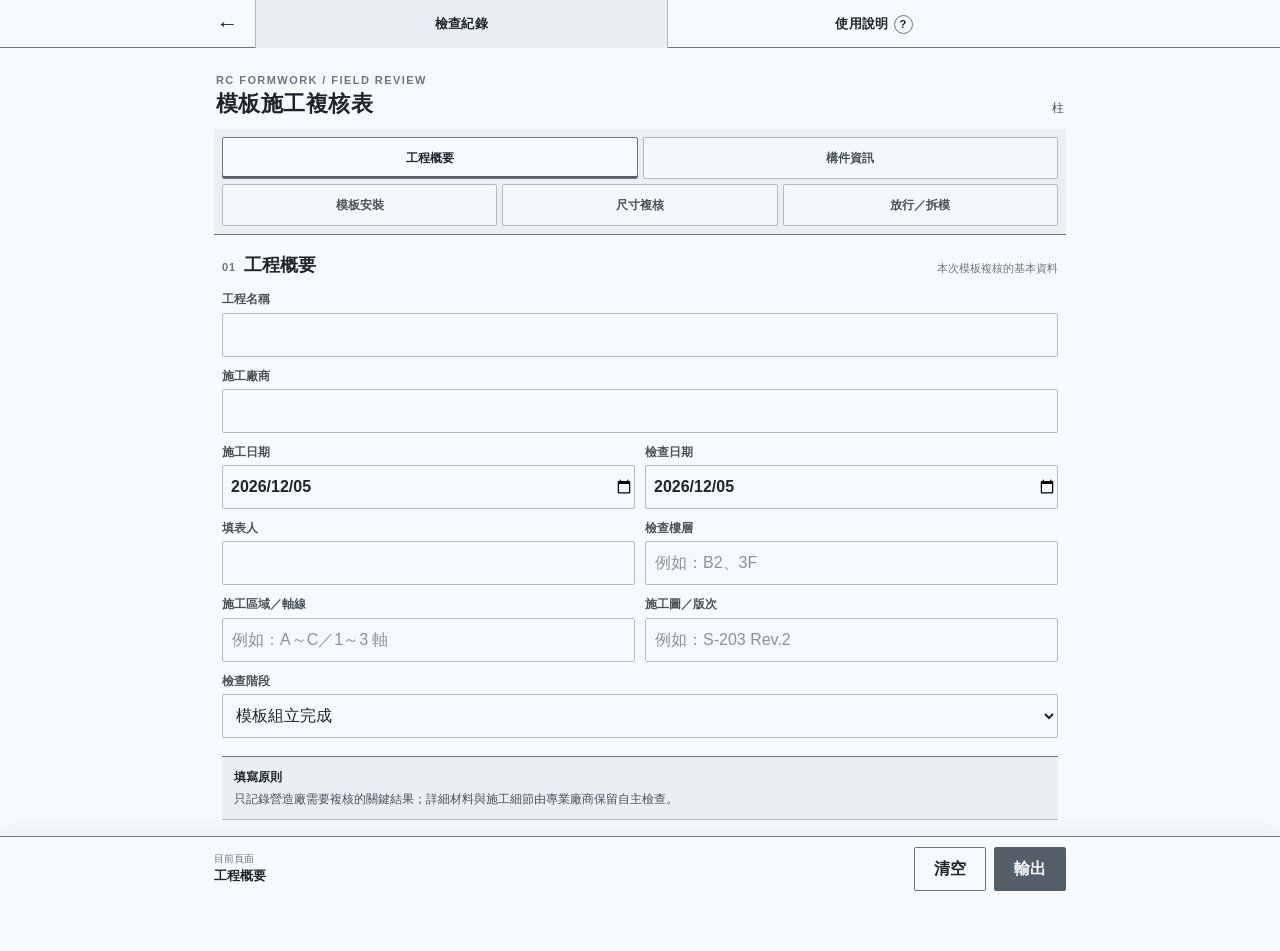
<file: template.html>
<!doctype html>
<html lang="zh-Hant-TW">
  <head>
    <meta charset="UTF-8" />
    <meta name="viewport" content="width=device-width, initial-scale=1, viewport-fit=cover" />
    <meta name="description" content="RC 模板工程施工複核與 PDF 輸出工具" />
    <meta name="referrer" content="no-referrer" />
    <meta http-equiv="Content-Security-Policy" content="default-src 'self'; base-uri 'self'; form-action 'self'; object-src 'none'; script-src 'self'; style-src 'self'; img-src 'self' data:; connect-src 'self'; worker-src 'self'" />
    <meta name="theme-color" content="#eceff1" />
    <meta name="apple-mobile-web-app-capable" content="yes" />
    <meta name="apple-mobile-web-app-status-bar-style" content="default" />
    <meta name="apple-mobile-web-app-title" content="模板工程複核" />
    <link rel="icon" href="./icon.svg" type="image/svg+xml" />
    <link rel="stylesheet" href="./template.css?v=31" />
    <title>模板工程施工複核｜Project Portal</title>
  </head>
  <body data-print-scope="none">
    <a class="skip-link" href="#template-tool">跳至模板工程工具</a>

    <header class="app-header">
      <nav class="header-nav" aria-label="主要功能">
        <a class="header-action home-action" href="./index.html" aria-label="返回工具首頁">←</a>
        <a class="header-action header-link" href="#template-tool" aria-current="page">檢查紀錄</a>
        <button class="header-action help-action" id="help-button" type="button">使用說明 <span aria-hidden="true">?</span></button>
      </nav>
    </header>

    <main class="app-shell" id="template-tool">
      <div class="tool-title">
        <div>
          <p>RC FORMWORK / FIELD REVIEW</p>
          <h1>模板施工複核表</h1>
        </div>
        <span id="record-identity">尚未指定構件</span>
      </div>

      <nav class="tab-navigation" aria-label="模板工程分頁">
        <div class="tab-row" role="tablist" aria-label="基本資料">
          <button id="tab-overview" role="tab" type="button" data-tab="overview" aria-controls="panel-overview" aria-selected="true">工程概要</button>
          <button id="tab-members" role="tab" type="button" data-tab="members" aria-controls="panel-members" aria-selected="false">構件資訊</button>
        </div>
        <div class="tab-row" role="tablist" aria-label="模板檢查">
          <button id="tab-install" role="tab" type="button" data-tab="install" aria-controls="panel-install" aria-selected="false">模板安裝</button>
          <button id="tab-measure" role="tab" type="button" data-tab="measure" aria-controls="panel-measure" aria-selected="false">尺寸複核</button>
          <button id="tab-release" role="tab" type="button" data-tab="release" aria-controls="panel-release" aria-selected="false">放行／拆模</button>
        </div>
      </nav>

      <section class="panel-frame">
        <section class="tab-panel" id="panel-overview" role="tabpanel" aria-labelledby="tab-overview">
          <div class="panel-heading"><div><span>01</span><h2>工程概要</h2></div><p>本次模板複核的基本資料</p></div>
          <div class="form-grid overview-grid">
            <label class="field span-two"><span>工程名稱</span><input type="text" data-bind="overview.project" autocomplete="organization" /></label>
            <label class="field span-two"><span>施工廠商</span><input type="text" data-bind="overview.contractor" autocomplete="organization" /></label>
            <label class="field"><span>施工日期</span><span class="native-field-wrap"><input type="date" data-bind="overview.date" /><span class="native-field-display" aria-hidden="true"></span></span></label>
            <label class="field"><span>檢查日期</span><span class="native-field-wrap"><input type="date" data-bind="overview.inspectionDate" /><span class="native-field-display" aria-hidden="true"></span></span></label>
            <label class="field"><span>填表人</span><input type="text" data-bind="overview.reviewer" autocomplete="name" /></label>
            <label class="field"><span>檢查樓層</span><input type="text" data-bind="overview.floor" placeholder="例如：B2、3F" /></label>
            <label class="field"><span>施工區域／軸線</span><input type="text" data-bind="overview.area" placeholder="例如：A～C／1～3 軸" /></label>
            <label class="field"><span>施工圖／版次</span><input type="text" data-bind="overview.drawing" placeholder="例如：S-203 Rev.2" /></label>
            <label class="field span-two"><span>檢查階段</span><select data-bind="overview.stage"><option value="模板組立前">模板組立前</option><option value="模板組立完成">模板組立完成</option><option value="混凝土澆置前">混凝土澆置前</option><option value="拆模後">拆模後</option><option value="澆置後確認">澆置後確認</option></select></label>
          </div>
          <div class="info-strip"><strong>填寫原則</strong><span>只記錄營造廠需要複核的關鍵結果；詳細材料與施工細節由專業廠商保留自主檢查。</span></div>
        </section>

        <section class="tab-panel" id="panel-members" role="tabpanel" aria-labelledby="tab-members" hidden>
          <div class="panel-heading"><div><span>02</span><h2>構件資訊</h2></div><p>可在同一張表新增多個構件</p></div>
          <div class="member-toolbar"><div><strong id="member-count">0 個構件</strong><span>選擇構件後填寫模板與量測結果</span></div><button class="add-button" id="add-member" type="button"><span aria-hidden="true">＋</span> 新增構件</button></div>
          <div class="member-list" id="member-list"></div>
        </section>

        <section class="tab-panel" id="panel-install" role="tabpanel" aria-labelledby="tab-install" hidden>
          <div class="panel-heading"><div><span>03</span><h2>模板安裝</h2></div><p>共通項目與構件專用項目</p></div>
          <div class="member-selector-row"><label class="field"><span>目前檢查構件</span><select id="active-member"></select></label><span id="active-member-summary" class="selection-summary">尚未新增構件</span></div>
          <dl class="check-progress"><div><dt>已完成複核</dt><dd id="install-progress">0 / 0</dd></div><div><dt>尚待確認</dt><dd id="install-pending">0</dd></div></dl>
          <section class="record-section"><div class="record-heading"><div><span>A</span><h3>共通複核項目</h3></div></div><div class="check-card-list" id="common-check-list"></div></section>
          <section class="record-section"><div class="record-heading"><div><span>B</span><h3 id="type-check-heading">構件專用項目</h3></div></div><div class="check-card-list" id="type-check-list"></div></section>
        </section>

        <section class="tab-panel" id="panel-measure" role="tabpanel" aria-labelledby="tab-measure" hidden>
          <div class="panel-heading"><div><span>04</span><h2>尺寸複核</h2></div><p>輸入設計值與實測值，自動計算差值</p></div>
          <div class="member-selector-row"><label class="field"><span>目前量測構件</span><select id="measure-member"></select></label><span class="selection-summary">數值以 mm 記錄；容許差可依核定圖說調整</span></div>
          <div class="measurement-note"><strong>量測方式</strong><span>設計值或基準值填寫 0，實測欄填入偏差量；系統會依公司預設容許差判定。</span></div>
          <div class="measurement-list" id="measurement-list"></div>
        </section>

        <section class="tab-panel" id="panel-release" role="tabpanel" aria-labelledby="tab-release" hidden>
          <div class="panel-heading"><div><span>05</span><h2>放行／拆模</h2></div><p>混凝土澆置前停留點與澆置後確認</p></div>
          <section class="record-section"><div class="record-heading"><div><span>A</span><h3>澆置前放行</h3></div></div><dl class="check-progress"><div><dt>已完成確認</dt><dd id="release-progress">0 / 8</dd></div><div><dt>尚待確認</dt><dd id="release-pending">8</dd></div></dl><div class="check-card-list" id="release-check-list"></div></section>
          <div class="decision-panel"><label class="field"><span>澆置判定</span><select data-release-bind="decision"><option value="待放行">待放行</option><option value="可澆置">可澆置</option><option value="條件放行">條件放行</option><option value="不得澆置">不得澆置</option></select></label><label class="field"><span>放行備註</span><textarea data-release-bind="decisionNote" rows="3" placeholder="條件放行或不得澆置時請填寫原因"></textarea></label></div>
          <section class="record-section demolition-section"><div class="record-heading"><div><span>B</span><h3>拆模／澆置後確認</h3></div></div><div class="form-grid"><label class="field"><span>混凝土澆置日期</span><span class="native-field-wrap"><input type="date" data-release-bind="pourDate" /><span class="native-field-display" aria-hidden="true"></span></span></label><label class="field"><span>拆模日期</span><span class="native-field-wrap"><input type="date" data-release-bind="stripDate" /><span class="native-field-display" aria-hidden="true"></span></span></label><label class="field"><span>拆模時間條件</span><select data-release-bind="stripCondition"><option value="尚未確認">尚未確認</option><option value="符合最少時間">符合最少時間</option><option value="依實際強度核准提前拆模">依實際強度核准提前拆模</option><option value="不適用">不適用</option></select></label><label class="field"><span>再撐／回撐</span><select data-release-bind="reshoring"><option value="尚未確認">尚未確認</option><option value="已保留">已保留</option><option value="依計畫拆除">依計畫拆除</option><option value="不適用">不適用</option></select></label><label class="field span-two"><span>拆模後外觀及缺失</span><textarea data-release-bind="postNote" rows="3" placeholder="記錄爆模、蜂窩、漏漿、孔洞、變形或無異常"></textarea></label></div></section>
        </section>
      </section>
    </main>

    <aside class="action-dock" aria-label="輸出工具"><div><span>目前頁面</span><strong id="active-tab-label">工程概要</strong></div><div class="dock-actions"><button class="clear-button" id="clear-button" type="button">清空</button><button id="export-button" type="button">輸出</button></div></aside>

    <section class="print-report" aria-hidden="true"><article class="print-page" data-print-page="overview"><div id="print-template-overview"></div></article><article class="print-page" data-print-page="checks"><div id="print-template-checks"></div></article><article class="print-page" data-print-page="release"><div id="print-template-release"></div></article></section>

    <dialog class="sheet-dialog" id="help-dialog"><div class="dialog-header"><div><span>HELP</span><h2>模板工程使用說明</h2></div><button type="button" data-close-dialog aria-label="關閉使用說明">×</button></div><div class="dialog-body help-content"><section><h3>填寫順序</h3><p>依序填寫「工程概要 → 構件資訊 → 模板安裝 → 尺寸複核 → 放行／拆模」。同一張表可新增多個柱、牆、梁或板。</p></section><section><h3>判定方式</h3><p>一般項目選擇合格、不合格或不適用；重要尺寸填入設計值與實測值，系統依公司預設容許差計算差值與判定。</p></section><section><h3>責任範圍</h3><p>本表是營造廠的關鍵複核紀錄，不取代專業模板廠商的完整自主檢查表。澆置前若有未確認或不合格項目，請先完成改善或填寫核准處置。</p></section><section><h3>資料與輸出</h3><p>本工具不儲存或同步資料。完成後使用底部「輸出」，可列印 PDF 或匯出 JSON／Markdown；關閉或重新整理頁面後資料會清空。</p></section><section class="help-examples"><h3>已填妥範例</h3><p>開啟完整 PDF，查看模板工程各頁的實際輸出格式；範例資料不會保存。</p><div class="example-actions"><a class="example-button" href="./examples/template-example.pdf" target="_blank" rel="noopener"><span>模板｜完整範例 PDF</span><small>查看全部輸出頁面</small></a></div></section></div></dialog>

    <dialog class="sheet-dialog" id="export-dialog"><div class="dialog-header"><div><span>EXPORT</span><h2>選擇輸出內容</h2></div><button type="button" data-close-dialog aria-label="關閉輸出選單">×</button></div><div class="dialog-body export-options"><button class="export-option" type="button" data-export="current-pdf"><strong>目前頁面 PDF</strong><small>只輸出目前正在查看的分頁</small></button><button class="export-option" type="button" data-export="all-pdf"><strong>完整紀錄 PDF</strong><small>工程概要、複核、放行／拆模全部輸出</small></button><button class="export-option" type="button" data-export="json"><strong>JSON 資料</strong><small>適合匯入資料庫或後續系統</small></button><button class="export-option" type="button" data-export="markdown"><strong>Markdown 摘要</strong><small>適合人工閱讀與文件留存</small></button></div></dialog>

    <dialog class="sheet-dialog" id="clear-dialog"><div class="dialog-header"><div><span>CLEAR RECORD</span><h2>清空全部資料</h2></div><button type="button" data-close-dialog aria-label="關閉">×</button></div><div class="dialog-body clear-confirmation"><p>將清除模板工程表單的所有輸入內容，且無法復原。</p></div><div class="dialog-actions"><button class="secondary-button" type="button" data-close-dialog>取消</button><button class="confirm-button danger-button" id="confirm-clear" type="button">確認清空</button></div></dialog>

    <script src="./template.js" defer></script>
  </body>
</html>
</file>
<file: portal.css>
:root {
  --paper: oklch(98.2% 0.005 245);
  --surface: oklch(95.1% 0.008 245);
  --surface-strong: oklch(91.8% 0.011 245);
  --line: oklch(79% 0.012 245);
  --line-dark: oklch(56% 0.016 245);
  --ink: oklch(26% 0.018 245);
  --soft: oklch(43% 0.015 245);
  --muted: oklch(56% 0.012 245);
  --focus: oklch(38% 0.05 245);
  color: var(--ink);
  background: var(--paper);
  font-family: "PingFang TC", "Noto Sans TC", "Microsoft JhengHei", sans-serif;
  font-kerning: normal;
}

* { box-sizing: border-box; }

html { min-width: 320px; background: var(--paper); }

body {
  min-width: 320px;
  min-height: 100dvh;
  margin: 0;
  background: var(--paper);
  color: var(--ink);
  font-size: 1rem;
  line-height: 1.5;
}

a { color: inherit; }

button { font: inherit; }

:focus-visible {
  outline: 3px solid var(--focus);
  outline-offset: 3px;
}

.skip-link {
  position: fixed;
  top: -80px;
  left: 12px;
  z-index: 10;
  padding: 9px 12px;
  background: var(--ink);
  color: var(--paper);
}

.skip-link:focus { top: 8px; }

.portal-header {
  position: sticky;
  top: 0;
  z-index: 5;
  border-bottom: 1px solid var(--line-dark);
  background: color-mix(in oklch, var(--paper) 96%, transparent);
  backdrop-filter: blur(10px);
}

.portal-header-inner {
  display: flex;
  align-items: center;
  justify-content: space-between;
  width: min(100% - 32px, 880px);
  min-height: 60px;
  margin: 0 auto;
}

.brand {
  display: inline-flex;
  align-items: center;
  gap: 10px;
  color: var(--ink);
  font-size: 0.9375rem;
  font-weight: 800;
  text-decoration: none;
  letter-spacing: 0.03em;
}

.brand img {
  width: 34px;
  height: 34px;
  border: 1px solid var(--line);
  border-radius: 7px;
}

.header-tag {
  color: var(--muted);
  font-size: 0.625rem;
  font-weight: 800;
  letter-spacing: 0.15em;
}

.portal-shell {
  width: min(100% - 32px, 880px);
  margin: 0 auto;
  padding: clamp(42px, 8vw, 84px) 0 28px;
}

.portal-intro {
  max-width: 620px;
  padding-bottom: clamp(28px, 5vw, 48px);
  border-bottom: 1px solid var(--line);
}

.eyebrow {
  margin: 0 0 14px;
  color: var(--muted);
  font-size: 0.6875rem;
  font-weight: 800;
  letter-spacing: 0.16em;
}

h1 {
  margin: 0;
  font-family: "Noto Serif TC", "PMingLiU", serif;
  font-size: clamp(2rem, 7vw, 3.75rem);
  font-weight: 700;
  letter-spacing: 0.035em;
  line-height: 1.12;
}

.intro-copy {
  max-width: 34em;
  margin: 16px 0 0;
  color: var(--soft);
  font-size: 0.9375rem;
}

.tool-index {
  display: grid;
  grid-template-columns: repeat(2, minmax(0, 1fr));
  gap: 10px;
  padding-top: clamp(24px, 4vw, 38px);
}

.tool-card {
  display: grid;
  grid-template-columns: 34px minmax(0, 1fr) auto;
  align-items: center;
  gap: 14px;
  min-height: 104px;
  padding: 18px 20px;
  border: 1px solid var(--line);
  border-radius: 2px;
  background: var(--surface);
  text-align: left;
  text-decoration: none;
  transition: border-color 160ms ease, background-color 160ms ease, transform 160ms ease;
}

.tool-card-active { border-color: var(--line-dark); background: var(--paper); }

.tool-card-active:hover,
.tool-card-active:focus-visible {
  border-color: var(--ink);
  background: var(--surface);
  transform: translateY(-2px);
}

.tool-card-coming { color: var(--muted); cursor: pointer; }

.tool-card-coming:hover,
.tool-card-coming:focus-visible {
  border-color: var(--line-dark);
  background: var(--paper);
  transform: translateY(-1px);
}

.tool-index-no {
  align-self: start;
  padding-top: 2px;
  color: var(--muted);
  font-size: 0.6875rem;
  font-weight: 800;
  letter-spacing: 0.08em;
}

.tool-card-copy { display: grid; gap: 4px; min-width: 0; }

.tool-card-copy strong {
  color: var(--ink);
  font-size: 1.125rem;
  font-weight: 800;
  letter-spacing: 0.03em;
}

.tool-card-copy small {
  overflow: hidden;
  color: var(--muted);
  font-size: 0.75rem;
  text-overflow: ellipsis;
  white-space: nowrap;
}

.tool-card-arrow {
  color: var(--soft);
  font-size: 1.25rem;
  line-height: 1;
}

.tool-status {
  align-self: start;
  padding: 3px 7px;
  border: 1px solid var(--line);
  color: var(--muted);
  font-size: 0.625rem;
  font-weight: 700;
  letter-spacing: 0.04em;
  white-space: nowrap;
}

.portal-footer {
  display: flex;
  justify-content: space-between;
  gap: 16px;
  margin-top: clamp(48px, 9vw, 92px);
  padding-top: 14px;
  border-top: 1px solid var(--line);
  color: var(--muted);
  font-size: 0.6875rem;
}

.error-page {
  display: grid;
  min-height: calc(100dvh - 61px);
  align-content: center;
  justify-items: start;
  padding-top: 0;
}

.error-code {
  margin: 0 0 12px;
  color: var(--muted);
  font-size: 0.75rem;
  font-weight: 800;
  letter-spacing: 0.16em;
}

.error-page h1 { max-width: 12em; }

.error-copy {
  max-width: 36em;
  margin: 18px 0 28px;
  color: var(--soft);
}

.home-link {
  display: inline-flex;
  min-height: 44px;
  align-items: center;
  padding: 10px 16px;
  border: 1px solid var(--line-dark);
  background: var(--surface);
  color: var(--ink);
  font-size: 0.8125rem;
  font-weight: 800;
  text-decoration: none;
}

.home-link:hover,
.home-link:focus-visible {
  background: var(--surface-strong);
}

@media (max-width: 600px) {
  .portal-header-inner,
  .portal-shell { width: min(100% - 24px, 880px); }

  .portal-header-inner { min-height: 54px; }
  .header-tag { font-size: 0.5625rem; }
  .tool-index { grid-template-columns: 1fr; gap: 8px; }
  .tool-card { min-height: 88px; padding: 14px 15px; }
  .tool-card-copy strong { font-size: 1rem; }
  .portal-footer { display: grid; gap: 4px; }
}

@media (prefers-reduced-motion: reduce) {
  *, *::before, *::after {
    scroll-behavior: auto !important;
    transition-duration: 0.01ms !important;
  }
}
</file>
<file: app.css>
:root {
  --paper: oklch(98.2% 0.005 245);
  --surface: oklch(95.1% 0.008 245);
  --surface-strong: oklch(90.8% 0.011 245);
  --line: oklch(79% 0.012 245);
  --line-dark: oklch(56% 0.016 245);
  --ink: oklch(26% 0.018 245);
  --soft: oklch(43% 0.015 245);
  --muted: oklch(56% 0.012 245);
  --accent: oklch(48% 0.022 245);
  --warning: oklch(90% 0.035 82);
  --danger: oklch(48% 0.08 28);
  --focus: oklch(38% 0.05 245);
  --header-height: 48px;
  color: var(--ink);
  background: var(--paper);
  font-family: "PingFang TC", "Noto Sans TC", "Microsoft JhengHei", sans-serif;
  font-kerning: normal;
}

* { box-sizing: border-box; }

html { min-width: 320px; background: var(--paper); scroll-behavior: smooth; }

body {
  min-width: 320px;
  margin: 0;
  padding: 0 0 calc(76px + env(safe-area-inset-bottom));
  background: var(--paper);
  color: var(--ink);
  font-size: 1rem;
  line-height: 1.5;
}

button, input, select, textarea { font: inherit; }
button { color: inherit; cursor: pointer; }
button:focus-visible, input:focus-visible, select:focus-visible, textarea:focus-visible, a:focus-visible {
  outline: 3px solid var(--focus);
  outline-offset: 2px;
}

.skip-link {
  position: fixed;
  top: -80px;
  left: 12px;
  z-index: 600;
  padding: 9px 12px;
  background: var(--ink);
  color: var(--paper);
}
.skip-link:focus { top: 8px; }

.app-header {
  position: sticky;
  top: 0;
  z-index: 200;
  height: calc(var(--header-height) + env(safe-area-inset-top));
  padding-top: env(safe-area-inset-top);
  background: color-mix(in oklch, var(--paper) 95%, transparent);
  border-bottom: 1px solid var(--line-dark);
}

.header-nav {
  display: grid;
  grid-template-columns: 56px minmax(0, 1fr) minmax(0, 1fr);
  grid-template-rows: 48px;
  grid-auto-flow: column;
  width: min(100%, 880px);
  height: var(--header-height);
  margin: 0 auto;
}

.header-action {
  display: grid;
  place-items: center;
  min-width: 0;
  min-height: 44px;
  border: 0;
  border-right: 1px solid var(--line);
  background: transparent;
  color: inherit;
  font-size: 0.8125rem;
  font-weight: 700;
  letter-spacing: 0.02em;
  text-decoration: none;
}
.home-action { font-size: 1.35rem; font-weight: 400; }
.help-action { display: inline-flex; align-items: center; justify-content: center; gap: 5px; white-space: nowrap; }
.header-action:last-child { border-right: 0; }
.header-action[aria-current="page"] { background: var(--surface); }
.header-action:active { background: var(--surface-strong); }
.help-action span {
  display: inline-grid;
  width: 19px;
  height: 19px;
  place-items: center;
  border: 1px solid var(--line-dark);
  border-radius: 50%;
  font-size: 0.7rem;
}

.app-shell {
  width: min(100%, 880px);
  margin: 0 auto;
  padding: 16px 14px 28px;
  scroll-margin-top: calc(var(--header-height) + env(safe-area-inset-top));
}

.tool-title {
  display: flex;
  align-items: end;
  justify-content: space-between;
  gap: 12px;
  padding: 0 2px 12px;
}
.tool-title p {
  margin: 0 0 2px;
  color: var(--muted);
  font-size: 0.6875rem;
  font-weight: 700;
  letter-spacing: 0.13em;
}
.tool-title h1 {
  margin: 0;
  font-family: "Noto Serif TC", "PMingLiU", serif;
  font-size: 1.375rem;
  line-height: 1.2;
  letter-spacing: 0.02em;
}
.tool-title > span {
  max-width: 45%;
  color: var(--soft);
  font-size: 0.75rem;
  text-align: right;
}

.record-switcher {
  display: grid;
  grid-template-columns: repeat(3, minmax(0, 1fr));
  gap: 8px;
  padding: 10px 12px;
  scroll-margin-top: calc(var(--header-height) + env(safe-area-inset-top));
  background: var(--surface);
  border-top: 1px solid var(--line-dark);
  border-bottom: 1px solid var(--line-dark);
}
.record-switcher button {
  display: grid;
  place-items: center;
  min-width: 0;
  min-height: 46px;
  padding: 10px 8px;
  border: 1px solid var(--line);
  border-radius: 3px;
  background: var(--paper);
  color: var(--soft);
  text-align: center;
}
.record-switcher button strong { min-width: 0; font-size: 0.84375rem; white-space: nowrap; }
.record-switcher button small { margin-top: 1px; color: var(--muted); font-size: 0.5625rem; font-weight: 700; letter-spacing: 0.01em; white-space: nowrap; }
.record-switcher button[aria-current="page"] {
  border-color: var(--line-dark);
  background: var(--paper);
  color: var(--ink);
  box-shadow: inset 0 -2px var(--accent);
}

.tab-navigation {
  display: grid;
  gap: 5px;
  padding: 8px;
  background: var(--surface);
  border-top: 1px solid var(--line-dark);
  border-bottom: 1px solid var(--line-dark);
}
.tool-view[hidden] { display: none; }
.tab-row { display: grid; gap: 5px; }
.tab-row-two { grid-template-columns: repeat(2, minmax(0, 1fr)); }
.tab-row-three { grid-template-columns: repeat(3, minmax(0, 1fr)); }
.tab-row button {
  min-width: 0;
  min-height: 42px;
  padding: 6px 4px;
  border: 1px solid var(--line);
  border-radius: 2px;
  background: color-mix(in oklch, var(--paper) 82%, var(--surface));
  color: var(--soft);
  font-size: 0.75rem;
  font-weight: 700;
  white-space: nowrap;
}
.tab-row button[aria-selected="true"] {
  border-color: var(--line-dark);
  background: var(--paper);
  color: var(--ink);
  box-shadow: inset 0 -2px var(--accent);
}
.tab-row button:active { transform: translateY(1px); }

.panel-frame {
  min-height: 390px;
  border-bottom: 1px solid var(--line-dark);
}
.tab-panel { padding: 19px 2px 24px; }
.tab-panel[hidden] { display: none; }

.panel-heading {
  display: flex;
  align-items: end;
  justify-content: space-between;
  gap: 14px;
  margin-bottom: 15px;
}
.panel-heading > div { display: flex; align-items: baseline; gap: 8px; }
.panel-heading span {
  color: var(--muted);
  font-size: 0.6875rem;
  font-weight: 800;
  letter-spacing: 0.08em;
}
.panel-heading h2 { margin: 0; font-size: 1.125rem; line-height: 1.25; }
.panel-heading p {
  max-width: 45%;
  margin: 0;
  color: var(--muted);
  font-size: 0.6875rem;
  text-align: right;
}

.form-grid {
  display: grid;
  grid-template-columns: repeat(2, minmax(0, 1fr));
  gap: 11px 10px;
}
.overview-grid, .checklist-meta-grid { grid-template-columns: minmax(0, 176px) minmax(0, 1fr); }
.span-two { grid-column: span 2; }
.field { display: grid; gap: 4px; min-width: 0; }
.field > span, .unit-type legend {
  color: var(--soft);
  font-size: 0.71875rem;
  font-weight: 700;
}
.calculated-field > span em {
  margin-left: 4px;
  color: var(--muted);
  font-size: 0.625rem;
  font-style: normal;
  font-weight: 600;
}
.calculated-field input[readonly] {
  background: var(--surface);
  color: var(--soft);
}
.field input, .field select, .field textarea, .phase-editor select {
  width: 100%;
  min-width: 0;
  min-height: 44px;
  padding: 8px 9px;
  border: 1px solid var(--line);
  border-radius: 2px;
  background: color-mix(in oklch, var(--paper) 94%, var(--surface));
  color: var(--ink);
  /* 略大於欄位標題（0.71875rem）即可；欄位高度由 min-height 固定，縮字不會位移。 */
  font-size: 0.8125rem;
}
.field input[type="date"],
.field input[type="time"] {
  display: block;
  width: 100%;
  max-width: 100%;
  min-width: 0;
  /* iOS WebKit incorrectly adds horizontal padding to the calculated width
     of date/time controls. Spacing is provided by .native-field-display. */
  padding: 0;
  height: 44px;
  max-height: 44px;
  overflow: hidden;
  line-height: 1.3;
  color: transparent;
  -webkit-text-fill-color: transparent;
  -webkit-text-size-adjust: 100%;
}
.field input[type="date"]::-webkit-date-and-time-value {
  min-width: 0;
  text-align: left;
}
.field input[type="date"]::-webkit-calendar-picker-indicator,
.field input[type="time"]::-webkit-calendar-picker-indicator {
  color: var(--soft);
  opacity: 1;
}

/* iOS renders the native date/time value at a system-controlled text size that
   page CSS cannot reliably override. Keep the native control for its picker
   behaviour but paint the value ourselves at a fixed, correct size on top. */
.native-field-wrap { position: relative; display: block; }
.native-field-display {
  position: absolute;
  top: 0;
  left: 0;
  right: 34px;
  display: flex;
  align-items: center;
  height: 44px;
  padding: 0 9px;
  overflow: hidden;
  color: var(--ink);
  font-size: 0.8125rem;
  white-space: nowrap;
  text-overflow: ellipsis;
  pointer-events: none;
}
.native-field-display.is-empty { color: var(--muted); }
.field textarea { min-height: 76px; resize: vertical; }
.field input::placeholder, .field textarea::placeholder { color: var(--muted); opacity: 0.78; }
.field input:invalid:not(:placeholder-shown) { border-color: var(--danger); }

.unit-type {
  display: grid;
  grid-template-columns: repeat(3, minmax(0, 1fr));
  gap: 5px;
  min-width: 0;
  margin: 0;
  padding: 0;
  border: 0;
}
.unit-type legend { margin-bottom: 4px; }
.unit-type label { position: relative; }
.unit-type input {
  position: absolute;
  width: 1px;
  height: 1px;
  opacity: 0;
}
.unit-type label span {
  display: grid;
  min-height: 44px;
  place-items: center;
  border: 1px solid var(--line);
  background: var(--paper);
  color: var(--soft);
  font-size: 0.8125rem;
  font-weight: 700;
  white-space: nowrap;
}
.unit-type input:checked + span {
  border-color: var(--line-dark);
  background: var(--surface-strong);
  color: var(--ink);
  box-shadow: inset 0 -2px var(--accent);
}
.unit-type input:focus-visible + span { outline: 3px solid var(--focus); outline-offset: 2px; }

.calculation-strip {
  display: grid;
  grid-template-columns: 1fr auto;
  gap: 2px 12px;
  margin-top: 14px;
  padding: 10px 12px;
  background: var(--surface);
  border-top: 1px solid var(--line);
  border-bottom: 1px solid var(--line);
}
.calculation-strip span { color: var(--soft); font-size: 0.75rem; font-weight: 700; }
.calculation-strip strong { font-size: 0.9375rem; font-variant-numeric: tabular-nums; }
.calculation-strip small { grid-column: span 2; color: var(--muted); font-size: 0.6875rem; }

.control-board {
  display: grid;
  margin: 0;
  background: var(--surface);
  border-top: 1px solid var(--line-dark);
  border-bottom: 1px solid var(--line-dark);
}
.excavation-board { grid-template-columns: repeat(2, minmax(0, 1fr)); }
.pouring-board { grid-template-columns: repeat(2, minmax(0, 1fr)); }
.control-board > div {
  min-width: 0;
  padding: 9px 10px;
  border-right: 1px solid var(--line);
  border-bottom: 1px solid var(--line);
}
.control-board > div:nth-child(2n) { border-right: 0; }
.control-board > div:nth-last-child(-n + 2) { border-bottom: 0; }
.pouring-board > div:last-child { grid-column: span 2; border-right: 0; border-top: 1px solid var(--line); }
.control-board dt { color: var(--muted); font-size: 0.6875rem; font-weight: 700; }
.control-board dd {
  margin: 2px 0 0;
  font-family: "Noto Serif TC", "PMingLiU", serif;
  font-size: 1.125rem;
  font-weight: 700;
  font-variant-numeric: tabular-nums;
  white-space: nowrap;
}
.control-board small { color: var(--soft); font-family: inherit; font-size: 0.6875rem; font-weight: 500; }
.control-board .is-warning { background: var(--warning); }

.record-section { margin-top: 19px; }
.record-heading {
  display: flex;
  align-items: center;
  justify-content: space-between;
  gap: 12px;
  margin-bottom: 8px;
  padding-bottom: 7px;
  border-bottom: 1px solid var(--line);
}
.record-heading > div { display: flex; align-items: center; gap: 7px; min-width: 0; }
.record-heading > div > span { color: var(--muted); font-size: 0.6875rem; font-weight: 800; }
.record-heading h3 { margin: 0; font-size: 0.9375rem; }
.pouring-record-heading { margin-top: 18px; }

.add-button, .confirm-button, .secondary-button {
  min-height: 44px;
  border-radius: 2px;
  font-size: 0.78125rem;
  font-weight: 700;
}
.add-button {
  min-width: 82px;
  padding: 7px 11px;
  border: 1px solid var(--line-dark);
  background: transparent;
}
.add-button span { font-size: 1rem; }
.add-button:active { background: var(--surface-strong); }
.confirm-button {
  padding: 8px 14px;
  border: 1px solid var(--accent);
  background: var(--accent);
  color: var(--paper);
}
.secondary-button {
  padding: 8px 14px;
  border: 1px solid var(--line-dark);
  background: transparent;
}

.record-list { display: grid; gap: 7px; }
.empty-state {
  margin: 0;
  padding: 13px 12px;
  border: 1px dashed var(--line);
  color: var(--muted);
  font-size: 0.75rem;
  text-align: center;
}
.record-item {
  display: grid;
  grid-template-columns: minmax(0, 1fr) auto;
  gap: 8px;
  padding: 10px;
  border: 1px solid var(--line);
  background: color-mix(in oklch, var(--paper) 90%, var(--surface));
}
.record-item-main { min-width: 0; }
.record-item-title { display: flex; align-items: baseline; justify-content: space-between; gap: 8px; }
.record-item-title strong { font-size: 0.8125rem; }
.record-item-title span { color: var(--soft); font-size: 0.75rem; font-variant-numeric: tabular-nums; }
.record-item-meta {
  display: flex;
  flex-wrap: wrap;
  gap: 3px 12px;
  margin-top: 4px;
  color: var(--soft);
  font-size: 0.6875rem;
  font-variant-numeric: tabular-nums;
}
.record-item-meta .warning-text { color: var(--danger); font-weight: 700; }
.record-item-actions { display: flex; align-items: start; gap: 3px; }
.record-item-actions button {
  min-width: 44px;
  min-height: 36px;
  padding: 4px 6px;
  border: 0;
  background: transparent;
  color: var(--soft);
  font-size: 0.6875rem;
  text-decoration: underline;
  text-underline-offset: 3px;
}

.phase-editor {
  display: grid;
  gap: 11px;
  padding: 12px;
  background: var(--surface);
  border-top: 1px solid var(--line-dark);
  border-bottom: 1px solid var(--line-dark);
}
.phase-time-grid { display: grid; grid-template-columns: repeat(2, minmax(0, 1fr)); gap: 10px; }
.phase-editor .confirm-button { width: 100%; }
.phase-summary { display: grid; margin-top: 15px; border-top: 1px solid var(--line); }
.phase-row {
  display: grid;
  grid-template-columns: minmax(0, 1fr) auto;
  align-items: center;
  gap: 10px;
  min-height: 48px;
  padding: 7px 3px;
  border-bottom: 1px solid var(--line);
}
.phase-row strong { font-size: 0.78125rem; }
.phase-row span { color: var(--soft); font-size: 0.71875rem; font-variant-numeric: tabular-nums; text-align: right; }
.phase-row .pending { color: var(--muted); }

.truck-list .record-item { border-left: 2px solid var(--line-dark); }
.warning-list { margin-top: 12px; }
.warning-item {
  padding: 9px 10px;
  background: var(--warning);
  border-top: 1px solid var(--line-dark);
  border-bottom: 1px solid var(--line-dark);
  font-size: 0.75rem;
}

.integrated-checklist { padding: 19px 2px 28px; }
.check-progress {
  display: grid;
  grid-template-columns: repeat(2, minmax(0, 1fr));
  margin: 16px 0 0;
  background: var(--surface);
  border-top: 1px solid var(--line-dark);
  border-bottom: 1px solid var(--line-dark);
}
.check-progress > div { padding: 9px 11px; border-right: 1px solid var(--line); }
.check-progress > div:last-child { border-right: 0; }
.check-progress dt { color: var(--muted); font-size: 0.6875rem; font-weight: 700; }
.check-progress dd { margin: 2px 0 0; font-family: "Noto Serif TC", "PMingLiU", serif; font-size: 1.125rem; font-weight: 700; }
.check-card-list, .rebar-card-list { display: grid; gap: 8px; }
.check-card, .rebar-card {
  border: 1px solid var(--line);
  background: color-mix(in oklch, var(--paper) 91%, var(--surface));
}
.check-card.is-failed, .rebar-card.is-failed { background: var(--warning); border-color: var(--line-dark); }
.check-card { padding: 10px; }
.check-card-head { display: flex; align-items: baseline; gap: 8px; }
.check-card-head span, .rebar-card-title > span { color: var(--muted); font-size: 0.6875rem; font-weight: 800; }
.check-card-head strong { font-size: 0.8125rem; }
.check-card > p { margin: 3px 0 9px 25px; color: var(--soft); font-size: 0.6875rem; line-height: 1.5; }
.check-card-fields { display: grid; grid-template-columns: minmax(0, 1.65fr) minmax(100px, 0.8fr); gap: 8px; }
.guide-rebar-fields { display: grid; grid-template-columns: minmax(120px, .8fr) minmax(100px, .7fr); gap: 8px; margin-top: 8px; margin-left: 24px; }
.guide-rebar-fields .field > span { font-size: .6875rem; }
.note-field { margin-top: 18px; }
.rebar-card { display: grid; grid-template-columns: minmax(0, 1fr) auto; gap: 8px; padding: 10px; }
.rebar-card-main { min-width: 0; }
.rebar-card-title { display: grid; grid-template-columns: auto minmax(0, 1fr) auto; align-items: baseline; gap: 7px; }
.rebar-card-title strong { min-width: 0; font-size: 0.8125rem; }
.rebar-card-title em { color: var(--soft); font-size: 0.6875rem; font-style: normal; }
.rebar-card dl { display: grid; grid-template-columns: repeat(2, minmax(0, 1fr)); gap: 4px 12px; margin: 6px 0 0 22px; }
.rebar-card dl > div { min-width: 0; }
.rebar-card dt { color: var(--muted); font-size: 0.625rem; }
.rebar-card dd { margin: 1px 0 0; overflow-wrap: anywhere; color: var(--soft); font-size: 0.71875rem; }

.action-dock {
  position: fixed;
  right: 0;
  bottom: 0;
  left: 0;
  z-index: 200;
  display: flex;
  flex-wrap: nowrap;
  align-items: center;
  justify-content: space-between;
  gap: 12px;
  min-height: calc(68px + env(safe-area-inset-bottom));
  padding: 10px max(14px, env(safe-area-inset-right)) max(10px, env(safe-area-inset-bottom)) max(14px, env(safe-area-inset-left));
  background: color-mix(in oklch, var(--paper) 96%, transparent);
  border-top: 1px solid var(--line-dark);
}
.action-dock > div:first-child { display: grid; flex: 1 1 auto; min-width: 0; }
.action-dock span { color: var(--muted); font-size: 0.625rem; }
.action-dock strong { overflow: hidden; font-size: 0.8125rem; text-overflow: ellipsis; white-space: nowrap; }
.dock-actions { display: flex; flex: 0 0 auto; flex-wrap: nowrap; gap: 9px; }
.action-dock #export-button {
  flex: 0 0 auto;
  min-width: 112px;
  min-height: 46px;
  padding: 8px 16px;
  border: 1px solid var(--accent);
  border-radius: 3px;
  background: var(--accent);
  color: var(--paper);
  font-size: 0.8125rem;
  font-weight: 800;
  white-space: nowrap;
}
.action-dock .clear-button {
  flex: 0 0 auto;
  min-width: 68px;
  min-height: 46px;
  padding: 8px 14px;
  border: 1px solid var(--line-dark);
  border-radius: 3px;
  background: transparent;
  color: var(--soft);
  font-size: 0.78125rem;
  font-weight: 700;
  white-space: nowrap;
}

.sheet-dialog {
  width: min(92vw, 480px);
  max-height: min(84vh, 680px);
  margin: auto;
  padding: 0;
  overflow: auto;
  border: 1px solid var(--line-dark);
  border-radius: 3px;
  background: var(--paper);
  color: var(--ink);
}
.sheet-dialog::backdrop { background: color-mix(in oklch, var(--ink) 35%, transparent); }
.dialog-header {
  display: flex;
  align-items: center;
  justify-content: space-between;
  gap: 16px;
  padding: 13px 14px;
  background: var(--surface);
  border-bottom: 1px solid var(--line-dark);
}
.dialog-header span { color: var(--muted); font-size: 0.625rem; font-weight: 800; letter-spacing: 0.12em; }
.dialog-header h2 { margin: 2px 0 0; font-size: 1rem; }
.dialog-header > button {
  width: 44px;
  height: 44px;
  border: 0;
  background: transparent;
  color: var(--soft);
  font-size: 1.35rem;
}
.dialog-body { padding: 15px 14px; }
.dialog-actions {
  display: grid;
  grid-template-columns: 1fr 1.35fr;
  gap: 8px;
  padding: 10px 14px 14px;
  border-top: 1px solid var(--line);
}
.compact-form { display: grid; gap: 11px; }
.two-fields, .truck-fields { grid-template-columns: repeat(2, minmax(0, 1fr)); }
.help-content { display: grid; gap: 14px; }
.help-content section { padding-bottom: 12px; border-bottom: 1px solid var(--line); }
.help-content section:last-child { padding: 0; border: 0; }
.help-content h3 { margin: 0; font-size: 0.8125rem; }
.help-content p { margin: 4px 0 0; color: var(--soft); font-size: 0.75rem; line-height: 1.65; }
.quality-check-list { display: grid; gap: 10px; margin-top: 14px; }
.quality-card { padding: 12px; border: 1px solid var(--line); background: var(--paper); }
.quality-card.is-failed { border-color: var(--danger); }
.quality-card-head { display: flex; align-items: baseline; gap: 9px; }
.quality-card-head span { color: var(--muted); font-size: 0.6875rem; font-variant-numeric: tabular-nums; }
.quality-card-head strong { font-size: 0.8125rem; }
.quality-card > p { margin: 5px 0 10px 24px; color: var(--soft); font-size: 0.75rem; line-height: 1.5; }
.quality-card-fields { display: grid; grid-template-columns: minmax(0, 1fr) 150px; gap: 9px; margin-left: 24px; }
.quality-context-note { margin: 0 0 12px; padding: 9px 11px; border-left: 3px solid var(--line-dark); background: var(--surface); color: var(--soft); font-size: 0.75rem; line-height: 1.6; }
.quality-standard-panel { margin: 0 0 16px; padding: 14px; border: 1px solid var(--line); background: var(--surface); }
.quality-standard-heading { display: flex; align-items: end; justify-content: space-between; gap: 16px; margin-bottom: 12px; }
.quality-standard-heading > div { display: flex; align-items: baseline; gap: 9px; }
.quality-standard-heading span { color: var(--muted); font-size: 0.6875rem; letter-spacing: 0.08em; }
.quality-standard-heading h3 { margin: 0; font-size: 0.95rem; }
.quality-standard-heading p, .quality-standard-note { margin: 0; color: var(--soft); font-size: 0.72rem; line-height: 1.5; }
.quality-standard-list { display: grid; grid-template-columns: repeat(3, minmax(0, 1fr)); gap: 9px; }
.quality-standard-field { display: grid; gap: 5px; min-width: 0; }
.quality-standard-field > span { color: var(--soft); font-size: 0.69rem; line-height: 1.3; }
.quality-standard-field select { width: 100%; min-height: 38px; }
.quality-standard-field.is-disabled { opacity: 0.45; }
.quality-standard-note { margin-top: 10px; }
.example-actions { display: grid; width: 100%; grid-template-columns: repeat(3, minmax(0, 1fr)); gap: 8px; margin-top: 10px; }
.example-button {
  display: grid;
  width: 100%;
  min-width: 0;
  cursor: pointer;
  gap: 2px;
  min-height: 62px;
  padding: 10px 11px;
  border: 1px solid var(--line-dark);
  background: var(--paper);
  color: var(--ink);
  text-decoration: none;
}
.example-button-split { display: block; padding: 0; }
.example-button-split a { display: grid; gap: 2px; min-height: 44px; padding: 7px 10px; color: inherit; cursor: pointer; text-decoration: none; }
.example-button-split a + a { border-top: 1px solid var(--line); }
.example-button:active { background: var(--surface-strong); }
.example-button span { font-size: 0.8125rem; font-weight: 800; }
.example-button small { color: var(--muted); font-size: 0.6875rem; }
.clear-confirmation p { margin: 0; color: var(--soft); font-size: 0.8125rem; line-height: 1.7; }
.danger-button { border-color: var(--danger); background: var(--danger); }
.export-options { display: grid; gap: 8px; }
.export-option-group { display: grid; gap: 7px; }
.export-option-group h3 {
  margin: 0;
  color: var(--muted);
  font-size: 0.6875rem;
  font-weight: 800;
  letter-spacing: 0.12em;
  text-transform: uppercase;
}
.export-options button {
  display: grid;
  gap: 2px;
  min-height: 70px;
  padding: 11px 13px;
  border: 1px solid var(--line);
  background: var(--paper);
  text-align: left;
}
.export-options button:active { background: var(--surface-strong); }
.export-options span { color: var(--muted); font-size: 0.6875rem; }
.export-options strong { font-size: 0.875rem; }
.export-status { min-height: 1.2em; margin: 2px 0 0; color: var(--soft); font-size: 0.72rem; line-height: 1.5; }

.undo-toast {
  position: fixed;
  right: 14px;
  bottom: calc(76px + env(safe-area-inset-bottom));
  left: 14px;
  z-index: 500;
  display: flex;
  align-items: center;
  justify-content: space-between;
  gap: 12px;
  min-height: 48px;
  padding: 8px 10px 8px 13px;
  background: var(--ink);
  color: var(--paper);
  font-size: 0.75rem;
}
.undo-toast[hidden] { display: none; }
.undo-toast button {
  min-width: 58px;
  min-height: 36px;
  border: 1px solid var(--paper);
  background: transparent;
  color: var(--paper);
  font-size: 0.75rem;
  font-weight: 700;
}

.print-report { display: none; }

.pouring-chart { margin-top: 3mm; padding: 3mm 3mm 2mm; border: 0.5pt solid #b5bac0; background: #fcfcfc; }
.pouring-chart svg { display: block; width: 100%; height: auto; overflow: visible; }
.pouring-chart .chart-grid line { stroke: #d5d9dd; stroke-width: 0.8; }
.pouring-chart .chart-axis line { stroke: #4c5258; stroke-width: 1.3; }
.pouring-chart .chart-labels text { fill: #656b72; font-family: "PingFang TC", "Noto Sans TC", "Microsoft JhengHei", sans-serif; font-size: 11px; }
.pouring-chart .chart-labels .chart-axis-title { fill: #42474d; font-size: 12px; }
.pouring-chart .chart-design-line { fill: none; stroke: #273c75; stroke-width: 3; }
.pouring-chart .chart-actual-line { fill: none; stroke: #b012a5; stroke-width: 3; }
.pouring-chart .chart-actual-points { fill: #b012a5; stroke: none; }
.pouring-chart .chart-legend rect { fill: rgba(255, 255, 255, .95); stroke: #82878d; stroke-width: .8; }
.pouring-chart .chart-legend text { fill: #42474d; font-family: "PingFang TC", "Noto Sans TC", "Microsoft JhengHei", sans-serif; font-size: 11px; }
.pouring-chart .chart-empty { fill: #656b72; font-family: "PingFang TC", "Noto Sans TC", "Microsoft JhengHei", sans-serif; font-size: 13px; }
.pouring-chart-note { margin: 2mm 0 0; color: #656b72; font-size: 6.5pt; }
.pouring-layout { display: block; }
.print-heading-meta { float: right; color: #555; font-size: 7pt; font-weight: 600; }

@media (max-width: 560px) {
  .example-actions { grid-template-columns: 1fr; }
  /* 營造廠查驗表的使用說明較長，窄螢幕收緊間距並讓範例按鈕維持三欄，避免對話框出現捲軸。 */
  .help-dialog-compact .example-actions { grid-template-columns: repeat(3, minmax(0, 1fr)); }
  .help-dialog-compact .help-content { gap: 10px; }
  .help-dialog-compact .help-content section { padding-bottom: 8px; }
  .quality-card-fields { grid-template-columns: 1fr; margin-left: 0; }
  .quality-card > p { margin-left: 0; }
  .guide-rebar-fields { grid-template-columns: repeat(2, minmax(0, 1fr)); margin-left: 0; }
  .quality-standard-heading { display: block; }
  .quality-standard-heading > div { margin-bottom: 4px; }
  .quality-standard-list { grid-template-columns: repeat(2, minmax(0, 1fr)); }
}

@media (min-width: 640px) {
  .app-shell { padding: 22px 24px 36px; }
  .tool-title h1 { font-size: 1.5rem; }
  .tab-row button { min-height: 46px; font-size: 0.8125rem; }
  .tab-panel { padding: 25px 4px 32px; }
  .overview-grid, .wall-grid { grid-template-columns: repeat(4, minmax(0, 1fr)); }
  .overview-grid .span-two, .wall-grid .span-two { grid-column: span 2; }
  .unit-type { grid-column: span 2; }
  .excavation-board { grid-template-columns: repeat(4, minmax(0, 1fr)); }
  .excavation-board > div { border-bottom: 0; }
  .excavation-board > div:nth-child(2n) { border-right: 1px solid var(--line); }
  .excavation-board > div:last-child { border-right: 0; }
  .pouring-board { grid-template-columns: repeat(5, minmax(0, 1fr)); }
  .pouring-board > div, .pouring-board > div:last-child { grid-column: auto; border-top: 0; border-bottom: 0; border-right: 1px solid var(--line); }
  .pouring-board > div:last-child { border-right: 0; }
  .phase-editor { grid-template-columns: 1.3fr 2fr auto; align-items: end; }
  .phase-editor .confirm-button { width: auto; min-width: 110px; }
  .record-list { grid-template-columns: repeat(2, minmax(0, 1fr)); }
  .truck-list { grid-template-columns: 1fr; }
  .checklist-meta-grid { grid-template-columns: repeat(4, minmax(0, 1fr)); }
  .check-card-list { grid-template-columns: repeat(2, minmax(0, 1fr)); }
  .rebar-card-list { grid-template-columns: repeat(2, minmax(0, 1fr)); }
  .action-dock { right: max(0px, calc((100vw - 880px) / 2)); left: max(0px, calc((100vw - 880px) / 2)); }
  .undo-toast { right: max(14px, calc((100vw - 720px) / 2)); left: max(14px, calc((100vw - 720px) / 2)); }
}

@media (hover: hover) {
  .header-action:hover, .tab-row button:hover, .add-button:hover, .secondary-button:hover { background: var(--surface-strong); }
  .confirm-button:hover, .action-dock #export-button:hover { background: var(--soft); border-color: var(--soft); }
  .action-dock .clear-button:hover { background: var(--surface-strong); }
  .record-switcher button:hover { background: var(--surface-strong); }
}

@media (pointer: coarse) {
  .header-action, .tab-row button, .add-button, .confirm-button, .secondary-button { min-height: 44px; }
  /* iOS Safari 會在聚焦小於 16px 的輸入欄時自動放大整頁。觸控裝置維持 1rem，
     日期／時間欄的實際文字是透明的，改由 .native-field-display 以小字繪製，不受影響。 */
  .field input, .field select, .field textarea, .phase-editor select { font-size: 1rem; }
}

@media (prefers-reduced-motion: reduce) {
  html { scroll-behavior: auto; }
  *, *::before, *::after { scroll-behavior: auto !important; }
}

@page { size: A4 portrait; margin: 10mm; }
@page pouring-landscape { size: A4 landscape; margin: 10mm; }
@page portrait-record { size: A4 portrait; margin: 10mm; }

@media print {
  :root { background: #fdfdfd; color: #222; }
  html, body { min-width: 0; margin: 0; padding: 0; background: #fdfdfd; color: #222; font-size: 9pt; }
  .app-header, .app-shell, .action-dock, .sheet-dialog, .undo-toast, .skip-link { display: none !important; }
  .print-report { display: block; }
  .print-page { display: none; break-after: page; }
  .print-page[data-print-tab="overview-wall"] { display: none !important; }
  .print-page[data-print-tab="pouring"] { page: pouring-landscape; min-height: 190mm; }
  .print-page:last-child { break-after: auto; }
  body[data-print-scope="all"] .print-page,
  body[data-print-scope="current"] .print-page.print-selected { position: relative; display: flex; flex-direction: column; min-height: 277mm; padding-bottom: 20mm; }
  body[data-print-scope="all"] .print-page[data-print-tab="pouring"],
  body[data-print-scope="current"] .print-page.print-selected[data-print-tab="pouring"] { min-height: 190mm; }
  .print-document-header {
    display: grid;
    align-items: center;
    justify-content: space-between;
    gap: 12mm;
    padding: 0 0 3mm;
    border-top: 1.5pt solid #444;
    border-bottom: 1pt solid #666;
  }
  .print-document-header p { margin: 2.5mm 0 0; color: #555; font-size: 6.5pt; letter-spacing: 0.12em; }
  .print-document-header h1 { margin: 1mm 0 0; font-family: "Noto Serif TC", "PMingLiU", serif; font-size: 16pt; }
  .print-header-meta { display: flex; flex: 0 0 100mm; align-items: center; justify-content: center; gap: 3mm; min-width: 0; }
  /* Keep the project meta block immediately to the right of the title and
     reserve the final track for the logo.  The previous auto-sized middle
     track let the block drift toward the upper-right corner on wide pages. */
  .print-document-header { grid-template-columns: 72mm minmax(0, 1fr) 18mm; gap: 5mm; }
  .print-header-title { min-width: 0; }
  .print-header-meta-body { min-width: 0; width: calc(90mm + 16px); max-width: none; justify-self: start; align-self: center; transform: translate(-34px, calc(2.5mm + 2px)); }
  .print-header-project-lines { display: grid; grid-template-columns: minmax(0, 1fr) max-content; column-gap: 7mm; row-gap: .8mm; max-width: calc(90mm + 16px); }
  .print-header-project-lines > div { display: flex; min-width: 0; gap: 1mm; align-items: baseline; white-space: nowrap; }
  .print-header-project-lines span { flex: 0 0 auto; color: #555; font-size: 5.7pt; }
  .print-header-project-lines strong { min-width: 0; overflow: hidden; font-size: 6.5pt; font-weight: 600; text-overflow: ellipsis; white-space: nowrap; }
  .print-header-logo-wrap { min-width: 0; display: flex; flex-direction: column; align-items: center; justify-self: end; align-self: center; transform: translateY(1.5mm); }
  .print-header-identity { display: block; margin-top: 1mm; color: #555; font-size: 6.5pt; text-align: center; white-space: nowrap; }
  .print-logo { flex: 0 0 10mm; width: 10mm; height: 10mm; object-fit: contain; filter: grayscale(1); }
  @media print and (orientation: landscape) {
    .print-document-header { grid-template-columns: 95mm 90mm minmax(18mm, 1fr); }
  }
  .print-header-meta strong { font-size: 8.5pt; text-align: right; }
  .print-meta-grid { display: grid; grid-template-columns: repeat(2, 1fr); margin-top: 4mm; border: 0.5pt solid #888; }
  .print-meta-grid.three { grid-template-columns: repeat(3, 1fr); }
  .print-meta-grid > div { min-height: 12mm; padding: 1.5mm 2mm; border-right: 0.5pt solid #888; border-bottom: 0.5pt solid #888; }
  .print-meta-grid > div:nth-child(2n) { border-right: 0; }
  .print-meta-grid > div:nth-last-child(-n + 2) { border-bottom: 0; }
  .print-meta-grid.three > div:nth-child(2n) { border-right: 0.5pt solid #888; }
  .print-meta-grid.three > div:nth-child(3n) { border-right: 0; }
  .print-meta-grid.three > div:nth-last-child(-n + 3) { border-bottom: 0; }
  .print-meta-grid span { display: block; color: #555; font-size: 6.5pt; }
  .print-meta-grid strong { display: block; margin-top: 1mm; font-size: 9pt; }
  .print-section { margin-top: 4mm; }
  .print-section h2 { display: flex; align-items: center; justify-content: space-between; gap: 4mm; margin: 0; padding: 1.3mm 1.8mm; background: #eceeef; border-top: 1pt solid #555; border-bottom: 0.5pt solid #888; font-size: 8.5pt; }
  .print-table { width: 100%; border: 0.5pt solid #999; border-collapse: collapse; table-layout: fixed; font-variant-numeric: tabular-nums; }
  .print-table tr > :last-child { border-right: 0; }
  .print-table tbody tr:last-child > td { border-bottom: 0; }
  .print-table, .print-table th, .print-table td, .print-summary, .print-summary span, .print-summary strong, .print-meta-grid, .print-meta-grid span, .print-meta-grid strong, .print-footer {
    font-family: "PingFang TC", "Noto Sans TC", "Microsoft JhengHei", sans-serif;
  }
  .print-table .time-cell { font-variant-numeric: tabular-nums; letter-spacing: 0; }
  .print-table th { padding: 1.4mm 1mm; background: #f2f3f4; border: 0.5pt solid #999; font-size: 6.5pt; line-height: 1.25; }
  .print-table td { height: 7mm; padding: 1.2mm 1.4mm; border: 0.5pt solid #aaa; font-size: 7.5pt; text-align: center; vertical-align: middle; }
  .print-table td.text-left { text-align: left; }
  .print-empty { color: #777; }
  .print-summary { display: grid; grid-template-columns: repeat(4, 1fr); margin-top: 4mm; border: 0.5pt solid #888; }
  .print-summary > div { padding: 1.5mm 2mm; border-right: 0.5pt solid #888; border-bottom: 0.5pt solid #888; }
  .print-summary > div { border-bottom: 0; }
  .print-summary > div:last-child { border-right: 0; }
  .print-summary span { display: block; color: #555; font-size: 6.5pt; }
  .print-summary strong { display: block; margin-top: 1mm; font-size: 8.5pt; }
  .print-note { min-height: 18mm; padding: 2mm; border: 0.5pt solid #888; font-size: 7.5pt; white-space: pre-wrap; }
  .print-footer { position: absolute; right: 0; bottom: 0; left: 0; display: flex; align-items: flex-end; justify-content: space-between; gap: 8mm; color: #666; font-size: 6pt; }
  .print-footer-note { flex: 1 1 auto; min-width: 0; line-height: 1.35; text-align: left; }
  .print-signature-grid { flex: 0 0 auto; display: grid; grid-template-columns: repeat(3, 22mm); border: 0.8pt solid #555; }
  .print-signature-grid > div { display: grid; grid-template-rows: 6mm 12mm; min-width: 0; color: #333; font-size: 7pt; white-space: nowrap; }
  .print-signature-grid > div + div { border-left: 0.5pt solid #777; }
  .print-signature-grid > div > span:first-child { display: flex; align-items: center; justify-content: center; border-bottom: 0.5pt solid #777; font-weight: 600; }
  .print-signature-grid > div > span:last-child { display: block; }
  .print-page { break-inside: auto; }
  .print-section, .print-table tr { break-inside: avoid; }
  .pouring-wall-full { width: 100%; }
  .pouring-wall-full .print-meta-grid.three { grid-template-columns: repeat(9, minmax(0, 1fr)); }
  .pouring-wall-full .print-meta-grid > div { min-height: 8mm; padding: .8mm .8mm; }
  .pouring-wall-full .print-meta-grid.three > div { border-bottom: 0; }
  .pouring-wall-full .print-meta-grid.three > div:nth-child(3n) { border-right: 0.5pt solid #888; }
  .pouring-wall-full .print-meta-grid.three > div:nth-child(9n) { border-right: 0; }
  .pouring-wall-full .print-meta-grid span { font-size: 5.6pt; white-space: nowrap; }
  .pouring-wall-full .print-meta-grid strong { margin-top: .4mm; font-size: 7pt; white-space: nowrap; overflow: hidden; text-overflow: ellipsis; }
  .pouring-main-layout { display: grid; grid-template-columns: minmax(0, .95fr) minmax(0, 1.05fr); gap: 6mm; align-items: stretch; margin-top: 3mm; }
  .pouring-layout .print-section { margin-top: 0; }
  .pouring-layout .print-meta-grid > div { min-height: 9mm; padding: 1.2mm 1.6mm; }
  .pouring-layout .print-meta-grid span { font-size: 6pt; }
  .pouring-layout .print-meta-grid strong { margin-top: .7mm; font-size: 8pt; }
  .pouring-layout .print-summary { grid-template-columns: .7fr 1.2fr 1.5fr 2.6fr; margin-top: 2mm; }
  .pouring-layout .print-summary > div { min-width: 0; padding: 1.2mm 1.2mm; }
  .pouring-layout .print-summary span { font-size: 6pt; white-space: nowrap; }
  .pouring-layout .print-summary strong { margin-top: .7mm; font-size: 7.4pt; white-space: nowrap; }
  .pouring-table-section { margin-top: 3mm !important; }
  .pouring-table-section .print-table th, .pouring-table-section .print-table td { white-space: nowrap; }
  .pouring-table-section .print-table th:nth-child(1) { width: 6%; }
  .pouring-table-section .print-table th:nth-child(2) { width: 11%; }
  .pouring-table-section .print-table th:nth-child(3), .pouring-table-section .print-table th:nth-child(4) { width: 11%; }
  .pouring-table-section .print-table th:nth-child(5), .pouring-table-section .print-table th:nth-child(6) { width: 10%; }
  .pouring-table-section .print-table th:nth-child(7), .pouring-table-section .print-table th:nth-child(8) { width: 13%; }
  .pouring-table-section .print-table th:nth-child(9) { width: 15%; }
  .pouring-chart-section { min-width: 0; display: flex; flex-direction: column; }
  .print-heading-meta { float: none; margin-left: auto; font-size: 7pt; }
  .pouring-chart-section { break-inside: avoid; }
  .pouring-chart-section h2 { margin-bottom: 2mm; }
  .pouring-chart { display: flex; flex-direction: column; margin-top: 0; padding: 2mm 2.5mm 1.5mm; }
  .pouring-chart svg { flex: none; height: auto; }
  .pouring-chart-note { margin-top: 1.5mm; font-size: 6pt; }
  .separate-table-page { page: portrait-record; }
  .compact-meta > div { min-height: 9mm; }
  .compact-print-section { margin-top: 2.5mm; }
  .rebar-cage-print-table th, .rebar-cage-check-print-table th { padding: 1mm 0.8mm; font-size: 5.8pt; }
  .rebar-cage-print-table td, .rebar-cage-check-print-table td { height: 5.5mm; padding: 0.7mm 1mm; font-size: 6.3pt; }
  .quality-print-table th { padding: 0.9mm 0.7mm; font-size: 5.8pt; }
  .quality-print-table td { height: 5.5mm; padding: 0.7mm 0.9mm; font-size: 6.2pt; }
  .quality-standard-print-table th { padding: 0.9mm 0.7mm; font-size: 5.8pt; }
  .quality-standard-print-table td { height: 5.5mm; padding: 0.7mm 0.9mm; font-size: 6.2pt; }
  .checklist-print-table th:first-child, .rebar-cage-print-table th:first-child, .rebar-cage-check-print-table th:first-child { width: 7%; }
  .quality-print-table th:first-child { width: 6%; }
  .quality-print-table th:nth-child(2) { width: 23%; }
  .quality-print-table th:nth-child(3) { width: 28%; }
  .quality-print-table th:last-child { width: 11%; }
  .quality-standard-print-table th:first-child { width: 28%; }
  .quality-standard-print-table th:nth-child(2) { width: 43%; }
  .quality-standard-print-table th:nth-child(3) { width: 15%; }
  .quality-standard-print-table th:last-child { width: 10%; }
  .checklist-print-table th:nth-child(2), .rebar-cage-check-print-table th:nth-child(2) { width: 20%; }
  .checklist-print-table th:nth-child(3), .rebar-cage-check-print-table th:nth-child(3) { width: 30%; }
  .checklist-print-table th:last-child, .rebar-cage-check-print-table th:last-child { width: 12%; }
}
</file>
<file: template.css>
:root {
  --paper: oklch(98.2% 0.005 245);
  --surface: oklch(95.1% 0.008 245);
  --surface-strong: oklch(91.8% 0.011 245);
  --line: oklch(79% 0.012 245);
  --line-dark: oklch(56% 0.016 245);
  --ink: oklch(26% 0.018 245);
  --soft: oklch(43% 0.015 245);
  --muted: oklch(56% 0.012 245);
  --accent: oklch(48% 0.022 245);
  --danger: oklch(48% 0.08 28);
  --focus: oklch(38% 0.05 245);
  --header-height: 48px;
  color: var(--ink);
  background: var(--paper);
  font-family: "PingFang TC", "Noto Sans TC", "Microsoft JhengHei", sans-serif;
  font-kerning: normal;
}

* { box-sizing: border-box; }
html { min-width: 320px; background: var(--paper); scroll-behavior: smooth; }
body { min-width: 320px; margin: 0; padding: 0 0 calc(78px + env(safe-area-inset-bottom)); background: var(--paper); color: var(--ink); font-size: 1rem; line-height: 1.5; }
button, input, select, textarea { font: inherit; }
button, a { color: inherit; }
button { cursor: pointer; }
button:focus-visible, input:focus-visible, select:focus-visible, textarea:focus-visible, a:focus-visible { outline: 3px solid var(--focus); outline-offset: 2px; }
.skip-link { position: fixed; top: -80px; left: 12px; z-index: 600; padding: 9px 12px; background: var(--ink); color: var(--paper); }
.skip-link:focus { top: 8px; }

.app-header { position: sticky; top: 0; z-index: 200; height: calc(var(--header-height) + env(safe-area-inset-top)); padding-top: env(safe-area-inset-top); background: color-mix(in oklch, var(--paper) 96%, transparent); border-bottom: 1px solid var(--line-dark); backdrop-filter: blur(8px); }
.header-nav { display: grid; grid-template-columns: 56px minmax(0, 1fr) minmax(0, 1fr); grid-template-rows: 48px; grid-auto-flow: column; width: min(100%, 880px); height: var(--header-height); margin: 0 auto; }
.header-action { display: inline-grid; place-items: center; min-width: 0; min-height: 44px; border: 0; border-right: 1px solid var(--line); background: transparent; font-size: .8125rem; font-weight: 700; letter-spacing: .02em; text-decoration: none; }
.header-action:last-child { border-right: 0; }
.home-action { font-size: 1.35rem; font-weight: 400; }
.help-action { display: inline-flex; align-items: center; justify-content: center; gap: 5px; white-space: nowrap; }
.header-link:active, .header-action[aria-current="page"] { background: var(--surface); }
.help-action span { display: inline-grid; width: 19px; height: 19px; place-items: center; border: 1px solid var(--line-dark); border-radius: 50%; font-size: .7rem; }

.app-shell { width: min(100%, 880px); margin: 0 auto; padding: 16px 14px 28px; scroll-margin-top: calc(var(--header-height) + env(safe-area-inset-top)); }
.tool-title { display: flex; align-items: end; justify-content: space-between; gap: 12px; padding: 0 2px 12px; }
.tool-title p { margin: 0 0 2px; color: var(--muted); font-size: .6875rem; font-weight: 700; letter-spacing: .13em; }
.tool-title h1 { margin: 0; font-family: "Noto Serif TC", "PMingLiU", serif; font-size: 1.375rem; line-height: 1.2; letter-spacing: .02em; }
.tool-title > span { max-width: 45%; color: var(--soft); font-size: .75rem; text-align: right; }


.tab-navigation { display: grid; gap: 5px; padding: 8px; background: var(--surface); border-bottom: 1px solid var(--line-dark); }
.tab-row { display: grid; grid-template-columns: repeat(3, minmax(0, 1fr)); gap: 5px; }
.tab-row:first-child { grid-template-columns: repeat(2, minmax(0, 1fr)); }
.tab-row button { min-width: 0; min-height: 42px; padding: 6px 4px; border: 1px solid var(--line); border-radius: 2px; background: color-mix(in oklch, var(--paper) 82%, var(--surface)); color: var(--soft); font-size: .75rem; font-weight: 700; white-space: nowrap; }
.tab-row button[aria-selected="true"] { border-color: var(--line-dark); background: var(--paper); color: var(--ink); box-shadow: inset 0 -2px var(--accent); }
.tab-row button:active { transform: translateY(1px); }
.panel-frame { min-height: 430px; border-bottom: 1px solid var(--line-dark); }
.tab-panel { padding: 19px 2px 24px; }
.tab-panel[hidden] { display: none; }
.panel-heading { display: flex; align-items: end; justify-content: space-between; gap: 14px; margin-bottom: 15px; }
.panel-heading > div { display: flex; align-items: baseline; gap: 8px; }
.panel-heading span { color: var(--muted); font-size: .6875rem; font-weight: 800; letter-spacing: .08em; }
.panel-heading h2 { margin: 0; font-size: 1.125rem; line-height: 1.25; }
.panel-heading p { max-width: 48%; margin: 0; color: var(--muted); font-size: .6875rem; text-align: right; }

.form-grid { display: grid; grid-template-columns: repeat(2, minmax(0, 1fr)); gap: 11px 10px; }
.overview-grid { grid-template-columns: repeat(2, minmax(0, 1fr)); }
.span-two { grid-column: span 2; }
.field { display: grid; gap: 4px; min-width: 0; }
.field > span { color: var(--soft); font-size: .71875rem; font-weight: 700; }
.field input, .field select, .field textarea { width: 100%; min-width: 0; min-height: 44px; padding: 8px 9px; border: 1px solid var(--line); border-radius: 2px; background: color-mix(in oklch, var(--paper) 94%, var(--surface)); color: var(--ink); font-size: 1rem; }
.field textarea { min-height: 76px; resize: vertical; }
.field input::placeholder, .field textarea::placeholder { color: var(--muted); opacity: .78; }
.field input[type="date"] { display: block; width: 100%; max-width: 100%; min-width: 0; height: 44px; max-height: 44px; padding: 0; overflow: hidden; color: transparent; -webkit-text-fill-color: transparent; -webkit-text-size-adjust: 100%; }
.field input[type="date"]::-webkit-date-and-time-value { min-width: 0; text-align: left; }
.field input[type="date"]::-webkit-calendar-picker-indicator { color: var(--soft); opacity: 1; }
.native-field-wrap { position: relative; display: block; }
.native-field-display { position: absolute; top: 0; left: 0; right: 34px; display: flex; align-items: center; height: 44px; padding: 0 9px; overflow: hidden; color: var(--ink); font-size: 1rem; white-space: nowrap; text-overflow: ellipsis; pointer-events: none; }
.native-field-display.is-empty { color: var(--muted); }

.info-strip, .measurement-note { display: grid; gap: 4px; margin-top: 18px; padding: 11px 12px; border-top: 1px solid var(--line-dark); border-bottom: 1px solid var(--line); background: var(--surface); }
.info-strip strong, .measurement-note strong { font-size: .75rem; }
.info-strip span, .measurement-note span { color: var(--soft); font-size: .75rem; }
.member-toolbar, .member-selector-row { display: flex; align-items: end; justify-content: space-between; gap: 12px; margin-bottom: 14px; }
.member-toolbar > div { display: grid; gap: 1px; }
.member-toolbar strong { font-size: .8125rem; }
.member-toolbar span { color: var(--muted); font-size: .6875rem; }
.add-button, .confirm-button, .secondary-button, .clear-button, .dock-actions > button, .export-option { min-height: 44px; border: 1px solid var(--line-dark); border-radius: 2px; background: var(--paper); color: var(--ink); font-weight: 700; }
.add-button { padding: 8px 13px; font-size: .75rem; white-space: nowrap; }
.add-button:hover, .secondary-button:hover { background: var(--surface-strong); }
.member-list { display: grid; gap: 12px; }
.member-card { padding: 14px; border: 1px solid var(--line); background: var(--surface); }
.member-card-header { display: flex; align-items: center; justify-content: space-between; gap: 8px; margin-bottom: 12px; }
.member-card-header strong { font-size: .875rem; }
.member-card-header button { border: 0; background: transparent; color: var(--muted); font-size: .75rem; text-decoration: underline; }
.member-card .form-grid { gap: 9px 10px; }
.empty-state { padding: 24px 14px; border: 1px dashed var(--line-dark); color: var(--muted); font-size: .8125rem; text-align: center; }

.member-selector-row { align-items: center; padding-bottom: 12px; border-bottom: 1px solid var(--line); }
.member-selector-row .field { flex: 0 1 300px; }
.selection-summary { max-width: 52%; color: var(--muted); font-size: .6875rem; text-align: right; }
.check-progress { display: grid; grid-template-columns: repeat(2, 1fr); margin: 14px 0 18px; border-top: 1px solid var(--line); border-left: 1px solid var(--line); }
.check-progress > div { padding: 8px 10px; border-right: 1px solid var(--line); border-bottom: 1px solid var(--line); background: var(--surface); }
.check-progress dt { color: var(--muted); font-size: .6875rem; }
.check-progress dd { margin: 2px 0 0; font-size: .9375rem; font-weight: 800; }
.record-section { margin-top: 18px; }
.record-heading { display: flex; align-items: center; justify-content: space-between; gap: 10px; margin-bottom: 10px; }
.record-heading > div { display: flex; align-items: baseline; gap: 8px; }
.record-heading span { color: var(--muted); font-size: .6875rem; font-weight: 800; letter-spacing: .08em; }
.record-heading h3 { margin: 0; font-size: .9375rem; }
.check-card-list { display: grid; gap: 8px; }
.check-card { display: block; padding: 11px 12px; border: 1px solid var(--line); background: color-mix(in oklch, var(--paper) 75%, var(--surface)); }
.check-card h4 { margin: 0; font-size: .8125rem; }
.check-card p { margin: 3px 0 8px; color: var(--muted); font-size: .6875rem; }
.check-card-fields { display: grid; grid-template-columns: minmax(0, 1.65fr) minmax(100px, .8fr); gap: 10px; }
.check-card .field input, .check-card .field select { min-height: 40px; font-size: .875rem; }
.check-card .field > span { font-size: .65625rem; }
.check-card.is-failed { border-color: var(--danger); }
.check-card.is-passed { border-color: var(--line-dark); }
.check-card.is-pending { border-style: dashed; }
.type-title-note { margin: -5px 0 10px; color: var(--muted); font-size: .6875rem; }

.measurement-list { display: grid; gap: 10px; margin-top: 16px; }
.measurement-card { padding: 12px; border: 1px solid var(--line); background: var(--surface); }
.measurement-card-header { display: flex; justify-content: space-between; gap: 12px; margin-bottom: 10px; }
.measurement-card-header strong { font-size: .8125rem; }
.measurement-card-header span { color: var(--muted); font-size: .6875rem; text-align: right; }
.measurement-grid { display: grid; grid-template-columns: repeat(3, minmax(0, 1fr)); gap: 8px; }
.measurement-grid .field input { min-height: 40px; font-size: .875rem; }
.measurement-result { display: flex; align-items: center; justify-content: space-between; gap: 8px; margin-top: 9px; padding-top: 8px; border-top: 1px solid var(--line); font-size: .75rem; }
.measurement-result strong { font-size: .8125rem; }
.measurement-result.is-failed { color: var(--danger); }
.measurement-result.is-passed { color: var(--soft); }
.measurement-result.is-pending { color: var(--muted); }

.decision-panel { display: grid; grid-template-columns: minmax(0, 220px) minmax(0, 1fr); gap: 11px; margin: 16px 0 6px; padding: 12px; border: 1px solid var(--line-dark); background: var(--surface); }
.demolition-section { padding-top: 5px; }
.danger-button { border-color: var(--danger); color: var(--danger); }
.note-field { margin-top: 16px; }

.action-dock { position: fixed; right: 0; bottom: 0; left: 0; z-index: 120; display: flex; align-items: center; gap: 14px; min-height: 64px; padding: 9px max(14px, calc((100vw - 880px) / 2 + 14px)) calc(9px + env(safe-area-inset-bottom)); background: color-mix(in oklch, var(--paper) 97%, transparent); border-top: 1px solid var(--line-dark); box-shadow: 0 -6px 18px color-mix(in oklch, var(--ink) 5%, transparent); backdrop-filter: blur(10px); }
.action-dock > div:first-child { display: grid; flex: 1 1 auto; min-width: 0; }
.action-dock span { color: var(--muted); font-size: .625rem; }
.action-dock strong { overflow: hidden; font-size: .8125rem; text-overflow: ellipsis; white-space: nowrap; }
.dock-actions { display: flex; gap: 8px; }
.dock-actions > button { min-width: 72px; padding: 9px 14px; }
.dock-actions > button:last-child { background: var(--accent); border-color: var(--accent); color: var(--paper); }
.clear-button { color: var(--soft); }

.sheet-dialog { width: min(100% - 24px, 620px); max-height: min(82dvh, 720px); padding: 0; border: 1px solid var(--line-dark); border-radius: 2px; background: var(--paper); color: var(--ink); box-shadow: 0 16px 42px color-mix(in oklch, var(--ink) 18%, transparent); }
.sheet-dialog::backdrop { background: color-mix(in oklch, var(--ink) 34%, transparent); }
.dialog-header { display: flex; align-items: center; justify-content: space-between; gap: 12px; padding: 13px 15px; border-bottom: 1px solid var(--line); background: var(--surface); }
.dialog-header span { display: block; color: var(--muted); font-size: .625rem; font-weight: 800; letter-spacing: .14em; }
.dialog-header h2 { margin: 2px 0 0; font-size: 1rem; }
.dialog-header > button { width: 36px; height: 36px; border: 1px solid var(--line); background: var(--paper); font-size: 1.25rem; line-height: 1; }
.dialog-body { padding: 15px; overflow: auto; }
.help-content { display: grid; gap: 14px; }
.help-content section { padding-bottom: 12px; border-bottom: 1px solid var(--line); }
.help-content section:last-child { padding-bottom: 0; border-bottom: 0; }
.help-content h3 { margin: 0 0 4px; font-size: .875rem; }
.help-content p { margin: 0; color: var(--soft); font-size: .8125rem; }
.example-actions { display: grid; width: 100%; grid-template-columns: repeat(3, minmax(0, 1fr)); gap: 8px; margin-top: 10px; }
.example-button { display: grid; width: 100%; min-width: 0; gap: 2px; min-height: 62px; padding: 10px 11px; border: 1px solid var(--line-dark); background: var(--paper); color: var(--ink); cursor: pointer; text-decoration: none; }
.example-button-split { display: block; padding: 0; }
.example-button-split a { display: grid; gap: 2px; min-height: 44px; padding: 7px 10px; color: inherit; cursor: pointer; text-decoration: none; }
.example-button-split a + a { border-top: 1px solid var(--line); }
.example-button:active { background: var(--surface-strong); }
.example-button span { font-size: .8125rem; font-weight: 800; }
.example-button small { color: var(--muted); font-size: .6875rem; }
.export-options { display: grid; gap: 9px; }
.export-option { display: grid; gap: 2px; padding: 12px 13px; text-align: left; }
.export-option strong { font-size: .8125rem; }
.export-option small { color: var(--muted); font-size: .6875rem; }
.export-option:hover { background: var(--surface-strong); }
.dialog-actions { display: flex; justify-content: flex-end; gap: 8px; padding: 11px 15px 15px; }
.dialog-actions button { padding: 8px 15px; }
.clear-confirmation p { margin: 0; color: var(--soft); font-size: .875rem; }

.print-report { display: none; }

@media (max-width: 560px) {
  .example-actions { grid-template-columns: 1fr; }
  .panel-heading p { max-width: 42%; }
  .check-card-fields { grid-template-columns: minmax(0, 1.55fr) minmax(92px, .75fr); gap: 8px; }
  .measurement-grid { grid-template-columns: repeat(3, minmax(0, 1fr)); }
  .measurement-grid .field > span { font-size: .625rem; }
  .decision-panel { grid-template-columns: 1fr; }
}

@media (min-width: 640px) {
  .app-shell { padding-top: 24px; }
  .tab-panel { padding-inline: 8px; }
  .member-list { grid-template-columns: repeat(2, minmax(0, 1fr)); }
}

@media (prefers-reduced-motion: reduce) { *, *::before, *::after { scroll-behavior: auto !important; transition-duration: .01ms !important; } }

@media print {
  @page { size: A4 portrait; margin: 12mm 12mm 11mm; }
  html, body { min-width: 0; background: #fff; }
  body { padding: 0; color: #24282d; font-family: "PingFang TC", "Noto Sans TC", "Microsoft JhengHei", sans-serif; }
  .app-header, .app-shell, .action-dock, .sheet-dialog, .skip-link { display: none !important; }
  .print-report { display: block; }
  .print-page { display: none; break-after: page; }
  .print-page:last-child { break-after: auto; }
  body[data-print-scope="all"] .print-page { display: block; }
  body[data-print-scope="current"] .print-page.print-selected { display: block; }
  .print-document-header { display: flex; align-items: end; justify-content: space-between; gap: 8mm; padding-bottom: 3mm; border-bottom: 1pt solid #555; }
  .print-document-header p { margin: 0; color: #555; font-size: 6.5pt; letter-spacing: .12em; }
  .print-document-header h1 { margin: 1mm 0 0; font-family: "Noto Serif TC", "PMingLiU", serif; font-size: 16pt; }
  .print-header-meta { display: flex; align-items: center; justify-content: flex-end; gap: 3mm; min-width: 0; }
  .print-header-meta strong { max-width: 50mm; font-size: 8pt; text-align: right; }
  .print-logo { width: 10mm; height: 10mm; object-fit: contain; filter: grayscale(1); }
  .print-section { margin-top: 4mm; }
  .print-section h2 { margin: 0; padding: 1.3mm 1.8mm; background: #eceeef; border-top: 1pt solid #555; border-bottom: .5pt solid #888; font-size: 8.5pt; }
  .print-meta-grid { display: grid; grid-template-columns: repeat(2, 1fr); margin-top: 3mm; border-top: .5pt solid #888; border-left: .5pt solid #888; }
  .print-meta-grid.three { grid-template-columns: repeat(3, 1fr); }
  .print-meta-grid > div { min-height: 11mm; padding: 1.5mm 2mm; border-right: .5pt solid #888; border-bottom: .5pt solid #888; }
  .print-meta-grid span, .print-summary span { display: block; color: #555; font-size: 6.5pt; }
  .print-meta-grid strong, .print-summary strong { display: block; margin-top: 1mm; font-size: 8.5pt; }
  .print-table { width: 100%; border-collapse: collapse; table-layout: fixed; font-variant-numeric: tabular-nums; }
  .print-table th { padding: 1.3mm 1mm; background: #f1f2f3; border: .5pt solid #999; font-size: 6.2pt; line-height: 1.25; }
  .print-table td { min-height: 6mm; padding: 1.1mm 1.2mm; border: .5pt solid #aaa; font-size: 7pt; text-align: center; vertical-align: middle; }
  .print-table td.text-left { text-align: left; }
  .print-summary { display: grid; grid-template-columns: repeat(4, 1fr); margin-top: 3mm; border-top: .5pt solid #888; border-left: .5pt solid #888; }
  .print-summary > div { padding: 1.5mm 2mm; border-right: .5pt solid #888; border-bottom: .5pt solid #888; }
  .print-note { min-height: 16mm; padding: 2mm; border: .5pt solid #888; font-size: 7pt; white-space: pre-wrap; }
  .print-footer { margin-top: 3mm; color: #666; font-size: 6pt; text-align: right; }
  .print-page, .print-section, .print-table tr { break-inside: avoid; }
  .print-table .status-failed { color: #8b3434; font-weight: 700; }
}

/* Keep template and rebar exports aligned with the diaphragm-wall record. */
@media print {
  @page { size: A4 portrait; margin: 10mm; }
  html, body { min-width: 0; margin: 0; padding: 0; background: #fdfdfd; color: #222; font-size: 9pt; }
  .app-header, .app-shell, .action-dock, .sheet-dialog, .undo-toast, .skip-link { display: none !important; }
  .print-report { display: block; }
  .print-page { display: none; position: relative; break-after: page; }
  .print-page:last-child { break-after: auto; }
  body[data-print-scope="all"] .print-page,
  body[data-print-scope="current"] .print-page.print-selected { display: flex; flex-direction: column; min-height: 277mm; padding-bottom: 20mm; }
  .print-document-header { display: grid; grid-template-columns: 72mm minmax(0, 1fr) 18mm; align-items: center; gap: 5mm; padding: 0 0 3mm; border-top: 1.5pt solid #444; border-bottom: 1pt solid #666; }
  .print-document-header p { margin: 2.5mm 0 0; color: #555; font-size: 6.5pt; letter-spacing: .12em; }
  .print-document-header h1 { margin: 1mm 0 0; font-family: "Noto Serif TC", "PMingLiU", serif; font-size: 16pt; }
  .print-header-title { min-width: 0; }
  .print-header-meta-body { min-width: 0; width: calc(90mm + 16px); max-width: none; justify-self: start; align-self: center; transform: translate(-34px, calc(2.5mm + 2px)); }
  .print-header-project-lines { display: grid; grid-template-columns: minmax(0, 1fr) max-content; column-gap: 7mm; row-gap: .8mm; max-width: calc(90mm + 16px); }
  .print-header-project-lines > div { display: flex; min-width: 0; gap: 1mm; align-items: baseline; white-space: nowrap; }
  .print-header-project-lines span { flex: 0 0 auto; color: #555; font-size: 5.7pt; }
  .print-header-project-lines strong { min-width: 0; overflow: hidden; font-size: 6.5pt; font-weight: 600; text-overflow: ellipsis; white-space: nowrap; }
  .print-header-logo-wrap { min-width: 0; display: flex; flex-direction: column; align-items: center; justify-self: end; align-self: center; transform: translateY(1.5mm); }
  .print-logo { flex: 0 0 10mm; width: 10mm; height: 10mm; object-fit: contain; filter: grayscale(1); }
  .print-header-identity { display: block; margin-top: 1mm; color: #555; font-size: 6.5pt; text-align: center; white-space: nowrap; }
  .print-meta-grid { display: grid; grid-template-columns: repeat(2, 1fr); margin-top: 4mm; border: .5pt solid #888; }
  .print-meta-grid.three { grid-template-columns: repeat(3, 1fr); }
  .print-meta-grid > div { min-height: 12mm; padding: 1.5mm 2mm; border-right: .5pt solid #888; border-bottom: .5pt solid #888; }
  .print-meta-grid > div:nth-child(2n) { border-right: 0; }
  .print-meta-grid > div:nth-last-child(-n + 2) { border-bottom: 0; }
  .print-meta-grid.three > div:nth-child(2n) { border-right: .5pt solid #888; }
  .print-meta-grid.three > div:nth-child(3n) { border-right: 0; }
  .print-meta-grid.three > div:nth-last-child(-n + 3) { border-bottom: 0; }
  .print-meta-grid span, .print-summary span { display: block; color: #555; font-size: 6.5pt; }
  .print-meta-grid strong, .print-summary strong { display: block; margin-top: 1mm; font-size: 9pt; }
  .print-section { margin-top: 4mm; }
  .print-section h2 { margin: 0; padding: 1.3mm 1.8mm; background: #eceeef; border-top: 1pt solid #555; border-bottom: .5pt solid #888; font-size: 8.5pt; }
  .print-table { width: 100%; border: .5pt solid #999; border-collapse: collapse; table-layout: fixed; font-variant-numeric: tabular-nums; }
  .print-table tr > :last-child { border-right: 0; }
  .print-table tbody tr:last-child > td { border-bottom: 0; }
  .print-table th { padding: 1.4mm 1mm; background: #f2f3f4; border: .5pt solid #999; font-size: 6.5pt; line-height: 1.25; }
  .print-table td { height: 7mm; padding: 1.2mm 1.4mm; border: .5pt solid #aaa; font-size: 7.5pt; text-align: center; vertical-align: middle; }
  .print-table td.text-left { text-align: left; }
  .print-table, .print-table th, .print-table td, .print-summary, .print-summary span, .print-summary strong, .print-meta-grid, .print-meta-grid span, .print-meta-grid strong, .print-footer { font-family: "PingFang TC", "Noto Sans TC", "Microsoft JhengHei", sans-serif; }
  .print-summary { display: grid; grid-template-columns: repeat(4, 1fr); margin-top: 4mm; border: .5pt solid #888; }
  .print-summary > div { padding: 1.5mm 2mm; border-right: .5pt solid #888; }
  .print-summary > div:last-child { border-right: 0; }
  .print-note { min-height: 18mm; padding: 2mm; border: .5pt solid #888; font-size: 7.5pt; white-space: pre-wrap; }
  .print-footer { position: absolute; right: 0; bottom: 0; left: 0; display: flex; align-items: flex-end; justify-content: space-between; gap: 8mm; color: #666; font-size: 6pt; }
  .print-footer-note { flex: 1 1 auto; min-width: 0; line-height: 1.35; text-align: left; }
  .print-signature-grid { flex: 0 0 auto; display: grid; grid-template-columns: repeat(3, 22mm); border: .8pt solid #555; }
  .print-signature-grid > div { display: grid; grid-template-rows: 6mm 12mm; min-width: 0; color: #333; font-size: 7pt; white-space: nowrap; }
  .print-signature-grid > div + div { border-left: .5pt solid #777; }
  .print-signature-grid > div > span:first-child { display: flex; align-items: center; justify-content: center; border-bottom: .5pt solid #777; font-weight: 600; }
  .print-page, .print-section, .print-table tr { break-inside: avoid; }
}
</file>
<file: rebar.css>
.bar-entry-wrap { margin-top: 16px; padding-top: 13px; border-top: 1px solid var(--line-dark); }
.bar-entry-head { display: flex; align-items: center; justify-content: space-between; gap: 10px; margin-bottom: 9px; }
.bar-entry-head strong { font-size: .8125rem; }
.bar-entry-head span { flex: 1 1 auto; color: var(--muted); font-size: .6875rem; }
.compact-button { min-height: 36px; padding: 6px 9px; font-size: .6875rem; }
.bar-entry-list { display: grid; gap: 8px; }
.bar-entry { display: grid; grid-template-columns: 1.1fr .9fr .9fr .9fr 1.3fr auto; gap: 7px; align-items: end; padding: 9px; border: 1px solid var(--line); background: color-mix(in oklch, var(--paper) 75%, var(--surface)); }
.bar-entry .field > span { font-size: .625rem; }
.bar-entry .field input, .bar-entry .field select { min-height: 40px; padding: 6px 7px; font-size: .875rem; }
.bar-remove { min-height: 40px; padding: 5px 7px; border: 0; background: transparent; color: var(--muted); font-size: .6875rem; text-decoration: underline; white-space: nowrap; }

/* 批次配筋明細：桌面以矩陣快速輸入，手機以橫向摘要＋展開編輯 */
.member-toolbar-actions { display: flex; align-items: end; gap: 7px; flex-wrap: wrap; justify-content: flex-end; }
.batch-count { display: grid; gap: 3px; color: var(--muted); font-size: .6875rem; font-weight: 700; }
.batch-count input { width: 66px; min-height: 36px; padding: 6px 8px; border: 1px solid var(--line); background: var(--paper); color: var(--ink); font: inherit; }
.member-batch-toolbar { display: flex; align-items: center; gap: 8px; flex-wrap: wrap; margin: -2px 0 12px; padding: 8px 10px; border: 1px solid var(--line); background: var(--surface); color: var(--muted); font-size: .6875rem; }
.member-batch-toolbar > span:first-child { color: var(--ink); font-weight: 700; }
.member-batch-toolbar select { min-height: 34px; padding: 5px 8px; border: 1px solid var(--line); background: var(--paper); color: var(--ink); font: inherit; }
.batch-hint { margin-left: auto; }
.member-table-wrap { overflow-x: auto; border: 1px solid var(--line-dark); background: var(--paper); }
.member-matrix { width: 100%; min-width: 1080px; border-collapse: collapse; table-layout: fixed; }
.member-matrix th, .member-matrix td { border-right: 1px solid var(--line); border-bottom: 1px solid var(--line); padding: 7px 6px; vertical-align: middle; }
.member-matrix th:last-child, .member-matrix td:last-child { border-right: 0; }
.member-matrix th { background: var(--surface-strong); color: var(--muted); font-size: .625rem; letter-spacing: .03em; text-align: left; white-space: nowrap; }
.member-matrix td { color: var(--ink); font-size: .75rem; }
.member-matrix th:nth-child(1), .member-matrix td:nth-child(1) { width: 42px; text-align: center; }
.member-matrix th:nth-child(2), .member-matrix td:nth-child(2) { width: 92px; }
.member-matrix th:nth-child(3), .member-matrix td:nth-child(3) { width: 105px; }
.member-matrix th:nth-child(4), .member-matrix td:nth-child(4) { width: 110px; }
.member-matrix th:nth-child(5), .member-matrix td:nth-child(5) { width: 84px; }
.member-matrix th:nth-child(6), .member-matrix td:nth-child(6), .member-matrix th:nth-child(7), .member-matrix td:nth-child(7), .member-matrix th:nth-child(8), .member-matrix td:nth-child(8) { width: 78px; }
.member-matrix th:nth-child(9), .member-matrix td:nth-child(9) { width: 240px; }
.member-matrix th:nth-child(10), .member-matrix td:nth-child(10) { width: 84px; }
.member-matrix th:nth-child(11), .member-matrix td:nth-child(11) { width: 90px; }
.member-matrix input, .member-matrix select { box-sizing: border-box; width: 100%; min-width: 0; min-height: 34px; padding: 5px 6px; border: 1px solid var(--line); background: var(--paper); color: var(--ink); font: inherit; font-size: .75rem; }
.member-matrix input:focus, .member-matrix select:focus, .member-batch-toolbar select:focus, .batch-count input:focus { outline: 2px solid var(--line-dark); outline-offset: 1px; }
.member-bars-summary { color: var(--muted); line-height: 1.45; word-break: break-word; }
.member-actions { text-align: center; }
.member-actions .compact-button { width: 100%; min-height: 34px; padding: 5px 6px; }
.member-detail-row > td { padding: 0; background: var(--surface); }
.member-detail-editor { padding: 12px; border-top: 2px solid var(--line-dark); }
.member-detail-heading { display: flex; align-items: center; justify-content: space-between; gap: 10px; margin-bottom: 4px; color: var(--ink); font-size: .75rem; }
.member-detail-heading > div { display: flex; align-items: center; gap: 8px; }
.member-detail-fields { display: grid; grid-template-columns: repeat(4, minmax(0, 1fr)); gap: 9px 10px; margin: 10px 0 2px; }
.member-detail-editor > .field { display: grid; max-width: 520px; margin-top: 10px; }
.member-detail-editor .field > span { font-size: .625rem; }
.member-detail-editor .field input, .member-detail-editor .field select { min-height: 38px; }
.member-detail-editor .bar-entry-wrap { margin-top: 12px; }
.bar-entry-header { border: 0; padding: 0 9px 3px; background: transparent; color: var(--muted); font-size: .625rem; font-weight: 700; }
.bar-entry-header span:nth-child(1) { grid-column: 1; }
.bar-entry-header span:nth-child(2) { grid-column: 2; }
.bar-entry-header span:nth-child(3) { grid-column: 3; }
.bar-entry-header span:nth-child(4) { grid-column: 4; }
.bar-entry-header span:nth-child(5) { grid-column: 5; }
.bar-entry-header span:nth-child(6) { grid-column: 6; }

@media (max-width: 700px) {
  .member-toolbar { align-items: flex-start; flex-direction: column; }
  .member-toolbar-actions { width: 100%; justify-content: flex-start; }
  .member-batch-toolbar { align-items: flex-start; }
  .batch-hint { flex-basis: 100%; margin-left: 0; }
  .member-table-wrap { margin-right: -2px; }
  .member-matrix { min-width: 650px; }
  .member-matrix th:nth-child(4), .member-matrix td:nth-child(4), .member-matrix th:nth-child(5), .member-matrix td:nth-child(5), .member-matrix th:nth-child(6), .member-matrix td:nth-child(6), .member-matrix th:nth-child(7), .member-matrix td:nth-child(7), .member-matrix th:nth-child(8), .member-matrix td:nth-child(8) { display: none; }
  .member-matrix th:nth-child(9), .member-matrix td:nth-child(9) { width: 250px; }
  .member-detail-fields { grid-template-columns: repeat(2, minmax(0, 1fr)); }
  .bar-entry { grid-template-columns: repeat(2, minmax(0, 1fr)); }
  .bar-entry .bar-note { grid-column: span 2; }
  .bar-remove { justify-self: start; }
}

@media (max-width: 560px) {
  .bar-entry-head { align-items: flex-start; flex-wrap: wrap; }
  .bar-entry-head span { flex-basis: 100%; order: 3; }
}

@media print {
  .print-table th { font-size: 6.5pt; }
  .print-table td { font-size: 7.5pt; }
  .rebar-detail-print-table th { padding: 1mm .7mm; font-size: 5.8pt; }
  .rebar-detail-print-table td { min-height: 6mm; padding: .9mm .8mm; font-size: 6.8pt; line-height: 1.25; }
  .rebar-detail-print-table th:nth-child(1) { width: 5%; }
  .rebar-detail-print-table th:nth-child(2) { width: 8%; }
  .rebar-detail-print-table th:nth-child(3) { width: 10%; }
  .rebar-detail-print-table th:nth-child(4) { width: 11%; }
  .rebar-detail-print-table th:nth-child(5) { width: 8%; }
  .rebar-detail-print-table th:nth-child(6) { width: 10%; }
  .rebar-detail-print-table th:nth-child(7) { width: 25%; }
  .rebar-detail-print-table th:nth-child(8) { width: 8%; }
  .rebar-detail-print-table th:nth-child(9) { width: 7%; }
  .rebar-detail-print-table th:nth-child(10) { width: 8%; }
}
</file>
<file: steel.css>
/* Steel structure review: restrained field-record styling layered over app.css. */
.record-switcher-link {
  display: grid;
  min-width: 0;
  min-height: 46px;
  place-items: center;
  padding: 8px;
  border: 1px solid var(--line);
  background: var(--paper);
  color: var(--soft);
  text-align: center;
  text-decoration: none;
}
.record-switcher-link strong, .record-switcher button strong { font-size: 0.84375rem; white-space: nowrap; }
.record-switcher-link small, .record-switcher button small { margin-top: 1px; color: var(--muted); font-size: 0.5625rem; font-weight: 700; white-space: nowrap; }
.record-switcher button[data-current-tool] { border-color: var(--line-dark); color: var(--ink); background: var(--paper); box-shadow: inset 0 -2px var(--accent); }
.record-switcher-link:active, .record-switcher button:active { background: var(--surface-strong); }
.steel-shell .record-switcher { grid-template-columns: repeat(4, minmax(0, 1fr)); }

.steel-meta-grid, .steel-measure-grid {
  display: grid;
  grid-template-columns: repeat(3, minmax(0, 1fr));
  gap: 11px 10px;
  margin-bottom: 15px;
}
.steel-measure-grid { grid-template-columns: repeat(3, minmax(0, 1fr)); }
.compact-measure-grid { grid-template-columns: repeat(2, minmax(0, 1fr)); }
.steel-notice {
  display: grid;
  gap: 3px;
  margin-top: 17px;
  padding: 11px 12px;
  border-left: 3px solid var(--line-dark);
  background: var(--surface);
  color: var(--soft);
  font-size: 0.75rem;
  line-height: 1.6;
}
.steel-notice strong { color: var(--ink); font-size: 0.8rem; }
.steel-summary-board {
  display: grid;
  grid-template-columns: repeat(3, minmax(0, 1fr));
  margin: 3px 0 18px;
  border-top: 1px solid var(--line-dark);
  border-bottom: 1px solid var(--line-dark);
  background: var(--surface);
}
.steel-summary-board > div { min-width: 0; padding: 9px 10px; border-right: 1px solid var(--line); }
.steel-summary-board > div:last-child { border-right: 0; }
.steel-summary-board dt { color: var(--muted); font-size: 0.6875rem; font-weight: 700; }
.steel-summary-board dd { margin: 2px 0 0; font-family: "Noto Serif TC", "PMingLiU", serif; font-size: 1.125rem; font-weight: 700; font-variant-numeric: tabular-nums; }
.steel-summary-board small { color: var(--soft); font-family: inherit; font-size: 0.6875rem; font-weight: 500; }
.steel-record-heading { margin-top: 12px; }
.steel-record-list { display: grid; gap: 8px; }
.steel-record-card {
  display: grid;
  grid-template-columns: minmax(0, 1fr) auto;
  gap: 9px;
  padding: 11px;
  border: 1px solid var(--line);
  background: color-mix(in oklch, var(--paper) 91%, var(--surface));
}
.steel-record-card.is-failed { border-color: var(--line-dark); background: var(--warning); }
.steel-record-title { display: flex; align-items: baseline; justify-content: space-between; gap: 8px; }
.steel-record-title strong { min-width: 0; overflow: hidden; font-size: 0.8125rem; text-overflow: ellipsis; white-space: nowrap; }
.steel-record-title span { color: var(--soft); font-size: 0.6875rem; white-space: nowrap; }
.steel-record-meta { display: flex; flex-wrap: wrap; gap: 3px 12px; margin-top: 4px; color: var(--soft); font-size: 0.6875rem; }
.steel-record-meta b { color: var(--muted); font-weight: 700; }
.steel-check-list { display: grid; gap: 9px; margin-top: 16px; }
.steel-check-card { padding: 11px; border: 1px solid var(--line); background: var(--paper); }
.steel-check-card.is-failed { border-color: var(--danger); background: var(--warning); }
.steel-check-head { display: flex; align-items: baseline; gap: 8px; }
.steel-check-head > span { color: var(--muted); font-size: 0.6875rem; font-weight: 800; }
.steel-check-head strong { font-size: 0.8125rem; }
.steel-check-card p { margin: 4px 0 9px 24px; color: var(--soft); font-size: 0.71875rem; line-height: 1.5; }
.steel-check-fields { display: grid; grid-template-columns: minmax(0, 1fr) 150px; gap: 9px; margin-left: 24px; }
.optional-module-grid { display: grid; grid-template-columns: repeat(3, minmax(0, 1fr)); gap: 10px; }
.optional-module-grid article { display: grid; align-content: start; gap: 5px; min-width: 0; padding: 13px; border: 1px solid var(--line); background: var(--surface); }
.optional-module-grid strong { font-size: 0.875rem; }
.optional-module-grid p { min-height: 4.4em; margin: 0; color: var(--soft); font-size: 0.71875rem; line-height: 1.55; }
.optional-module-grid button { min-height: 38px; border: 1px solid var(--line-dark); background: var(--paper); font-size: 0.71875rem; font-weight: 700; }
.optional-module-grid button.is-enabled { background: var(--surface-strong); box-shadow: inset 0 -2px var(--accent); }
.optional-fields { display: grid; grid-template-columns: minmax(0, 1fr) 180px; gap: 10px; margin-top: 15px; padding-top: 15px; border-top: 1px solid var(--line); }
.optional-fields[hidden] { display: none; }

@media (max-width: 639px) {
  .steel-shell .record-switcher { grid-template-columns: repeat(2, minmax(0, 1fr)); }
  .steel-meta-grid, .steel-measure-grid, .compact-measure-grid { grid-template-columns: repeat(2, minmax(0, 1fr)); }
  .steel-meta-grid .field:last-child { grid-column: span 2; }
  .steel-summary-board { grid-template-columns: repeat(2, minmax(0, 1fr)); }
  .steel-summary-board > div:nth-child(2n) { border-right: 0; }
  .steel-summary-board > div:last-child { border-top: 1px solid var(--line); grid-column: span 2; }
  .optional-module-grid { grid-template-columns: 1fr; }
  .optional-module-grid p { min-height: 0; }
  .optional-fields { grid-template-columns: 1fr; }
}

@media print {
  .steel-shell { display: none !important; }
  .print-page-empty { display: none !important; }
  .print-document-header { grid-template-columns: 72mm minmax(0, 1fr) 18mm; }
  .steel-print-meta { display: grid; grid-template-columns: repeat(4, minmax(0, 1fr)); margin-top: 3mm; border: 0.5pt solid #888; }
  .steel-print-meta > div { min-width: 0; padding: 1.2mm 1.6mm; border-right: 0.5pt solid #888; }
  .steel-print-meta > div:last-child { border-right: 0; }
  .steel-print-meta span { display: block; color: #555; font-size: 6pt; }
  .steel-print-meta strong { display: block; margin-top: .6mm; overflow: hidden; font-size: 8pt; text-overflow: ellipsis; white-space: nowrap; }
  .steel-print-table th:first-child { width: 6%; }
  .steel-print-table th:last-child { width: 12%; }
  .steel-print-table td, .steel-print-table th { font-size: 6.6pt; }
  .steel-print-table td { height: 6.5mm; padding: 1mm 1.2mm; }
  .steel-print-table th { padding: 1.1mm .9mm; }
  .steel-print-note { min-height: 14mm; padding: 1.8mm; border: .5pt solid #888; font-size: 7pt; white-space: pre-wrap; }
  .steel-print-page { min-height: 190mm; }
}
</file>
